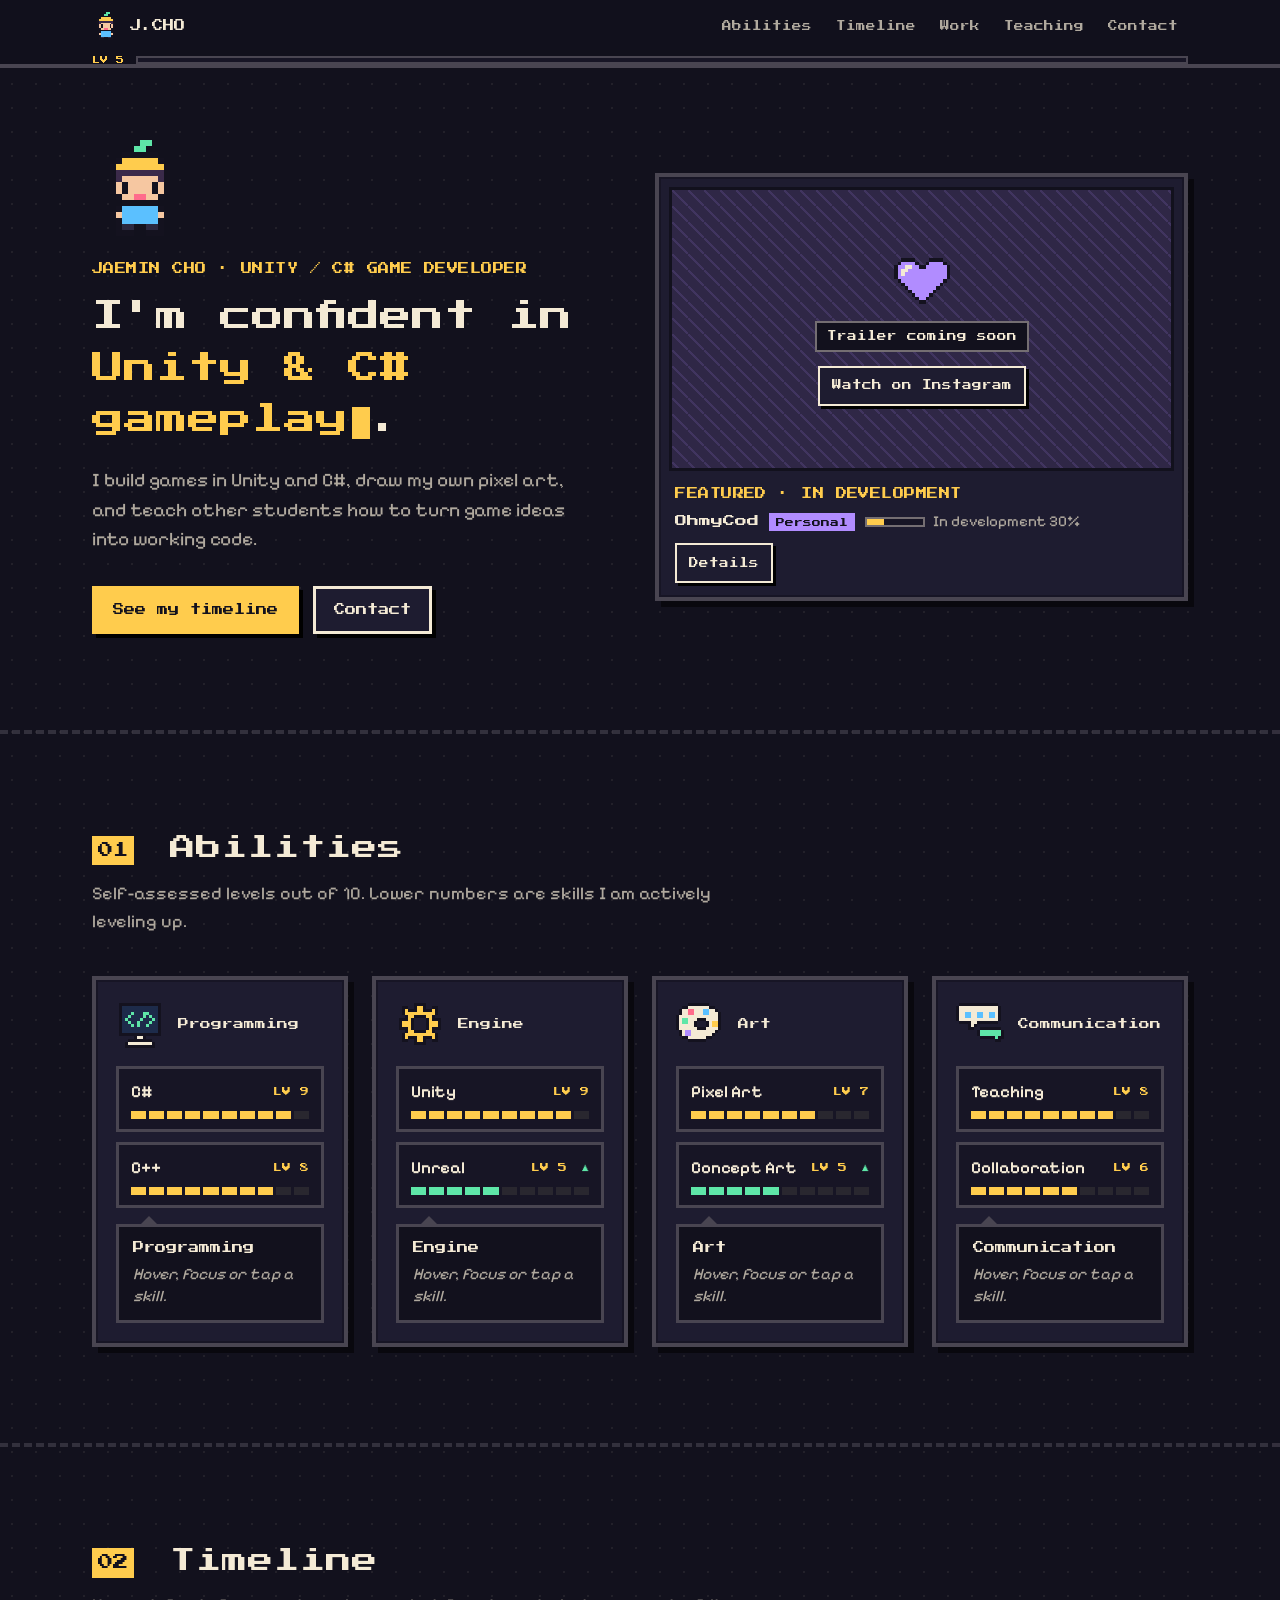
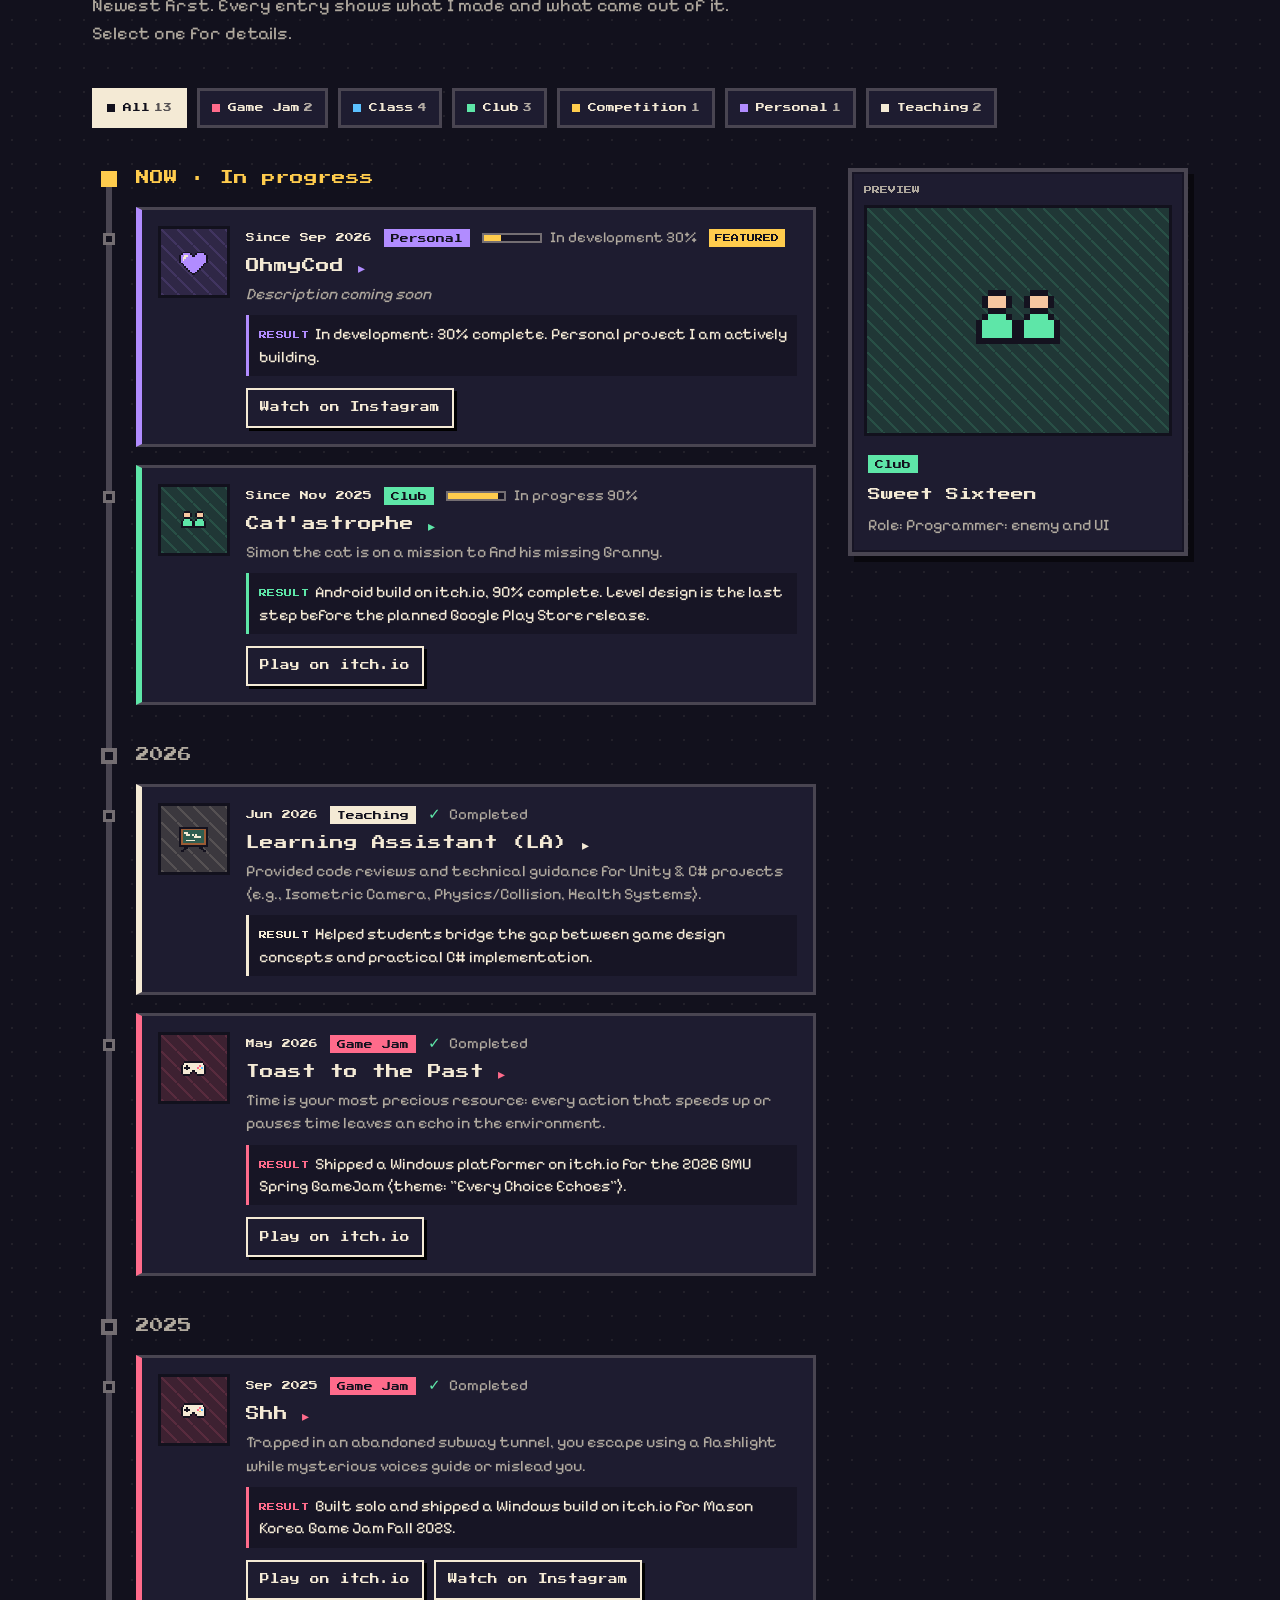
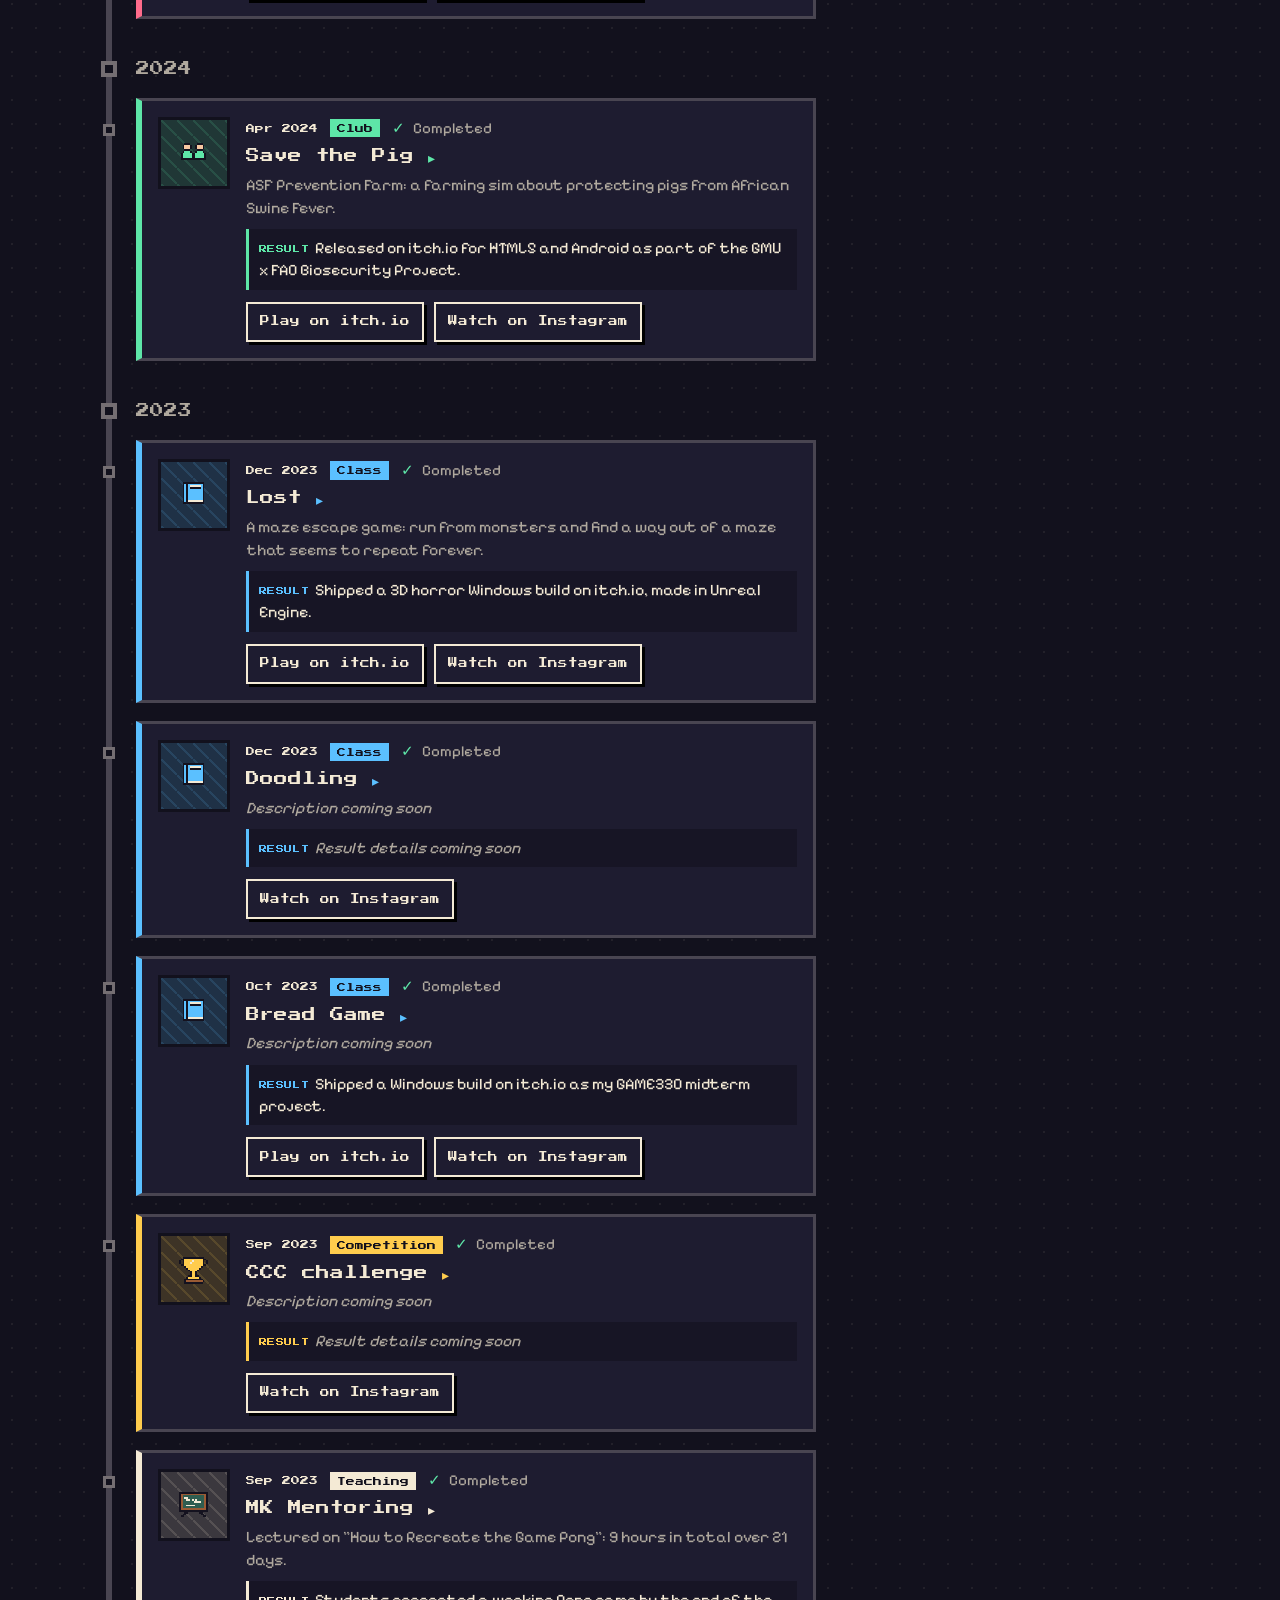
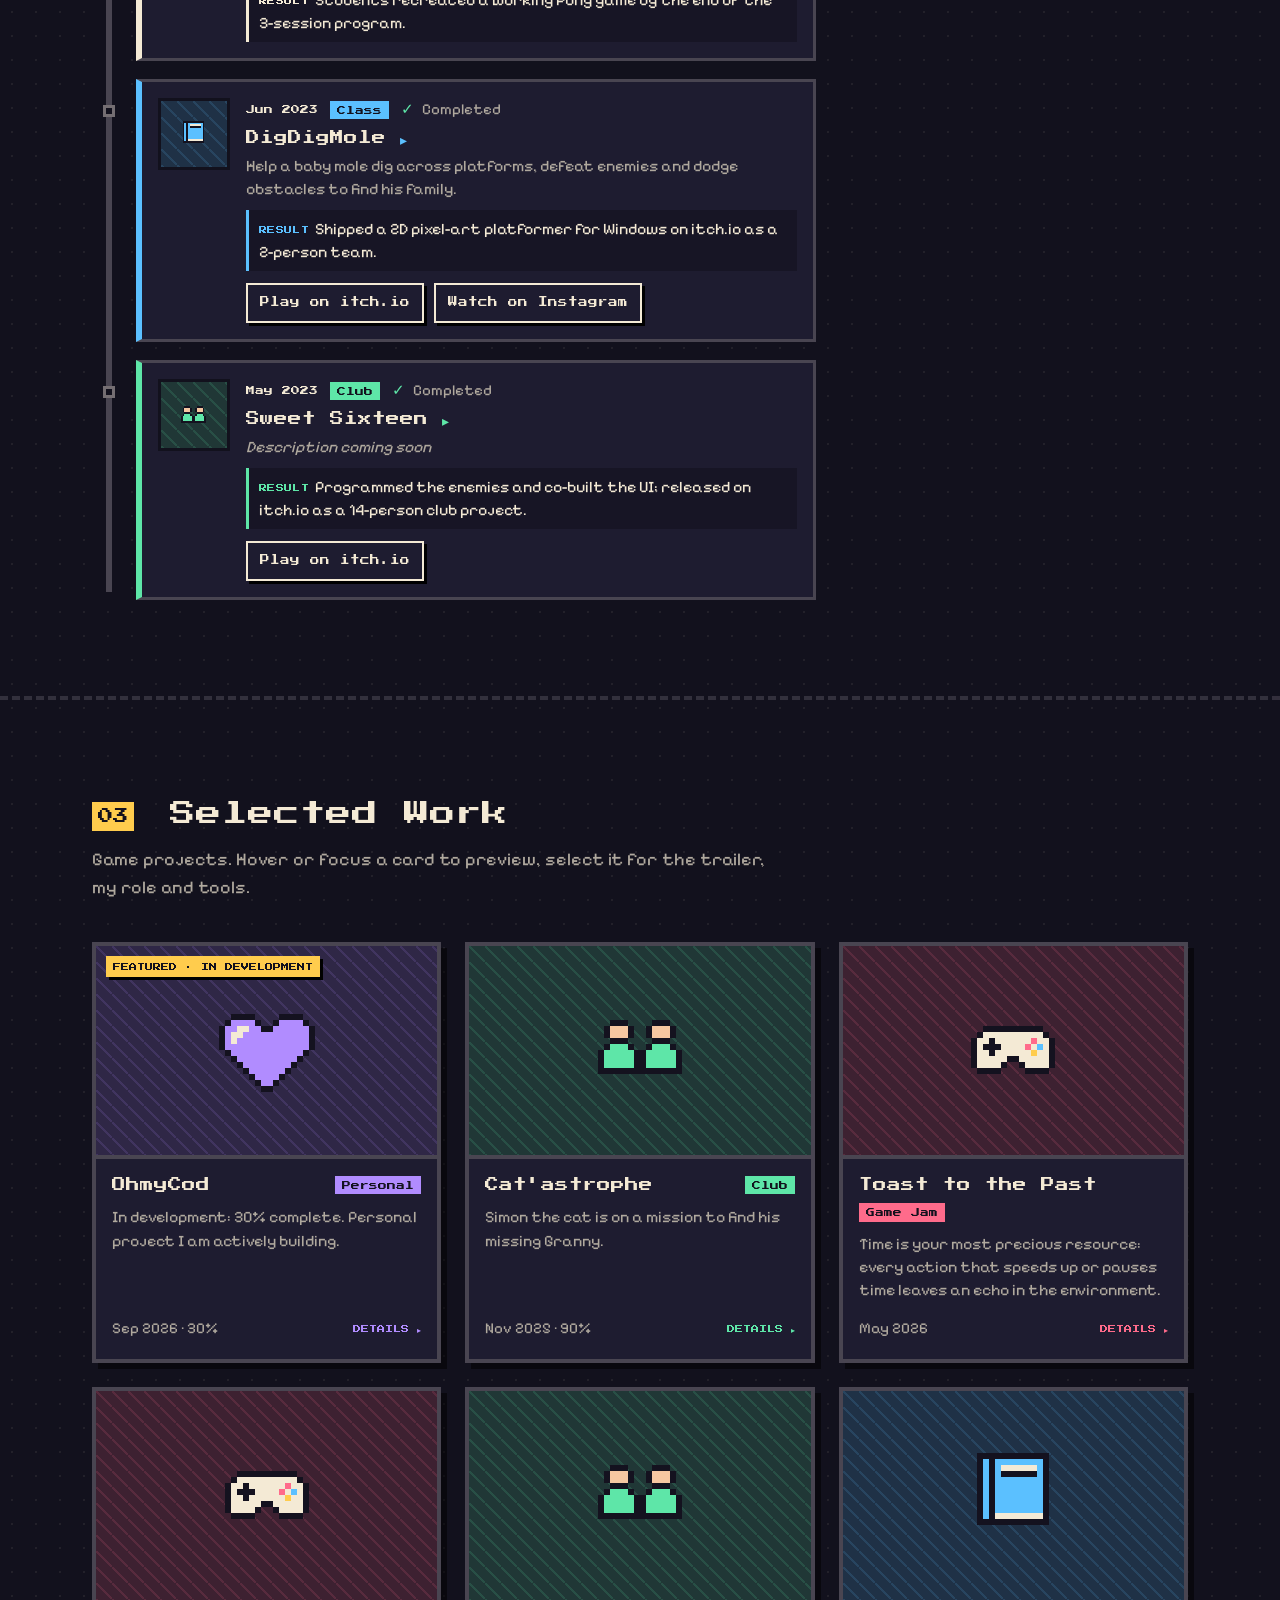
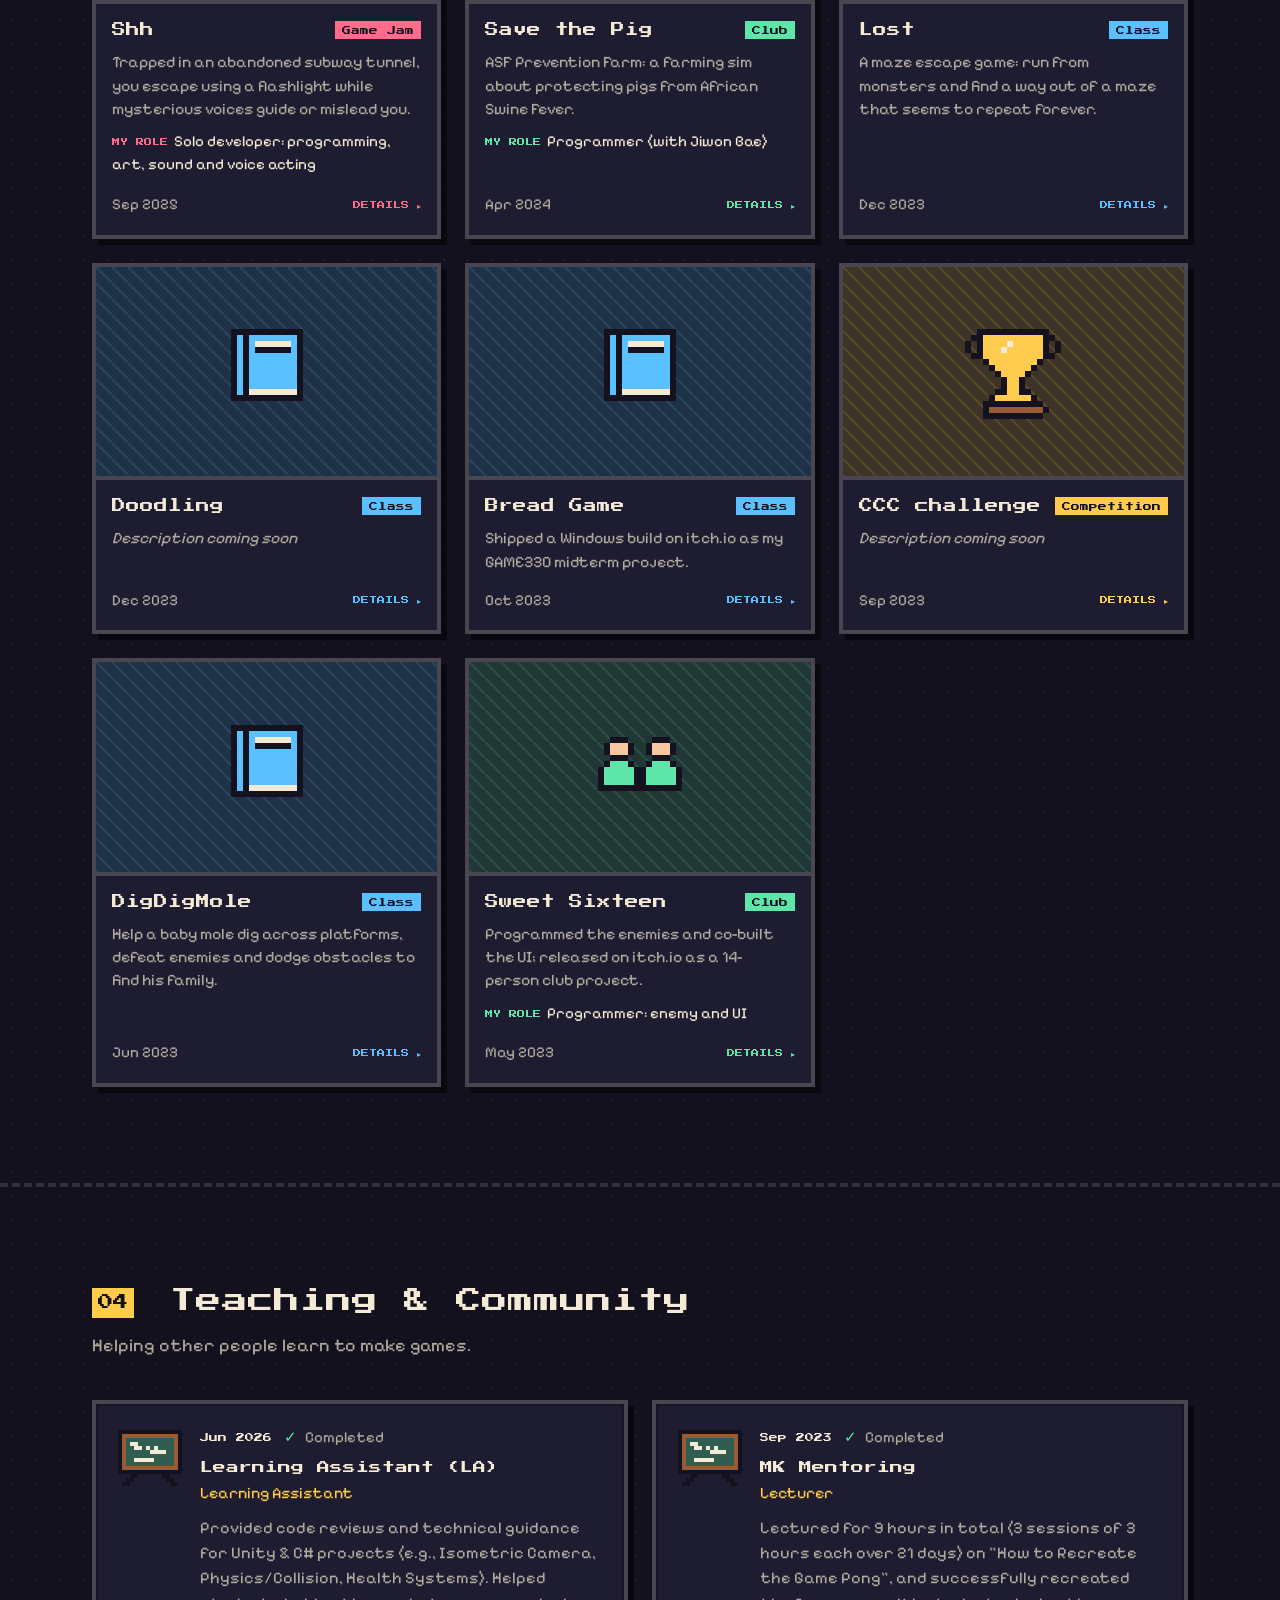
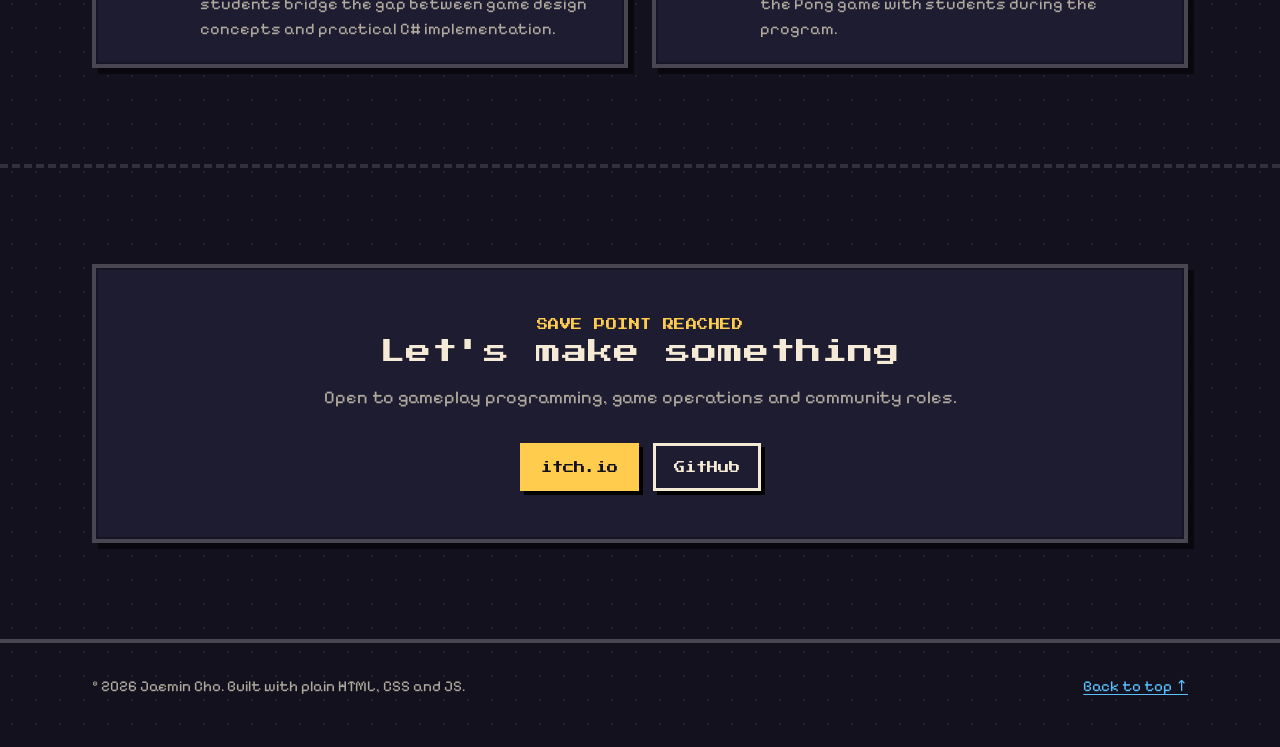
<file: 초안/index.html>
<!doctype html>
<html lang="en">
<head>
  <meta charset="utf-8">
  <meta name="viewport" content="width=device-width, initial-scale=1">
  <title>Jaemin Cho · Game Developer</title>
  <meta name="description" content="Jaemin Cho: Unity / C# game developer, pixel artist and teaching assistant. Game jam, class, club and personal projects with trailers, roles and results.">
  <meta name="theme-color" content="#12111d">
  <link rel="canonical" href="https://shinmango99.github.io/Portfolio/">

  <meta property="og:type" content="website">
  <meta property="og:title" content="Jaemin Cho · Game Developer">
  <meta property="og:description" content="Unity / C# gameplay, pixel art and teaching. See what I made, what I did on each project, and how my path progressed.">
  <meta property="og:url" content="https://shinmango99.github.io/Portfolio/">
  <meta property="og:image" content="https://shinmango99.github.io/Portfolio/assets/img/og.png">
  <meta property="og:image:width" content="1200">
  <meta property="og:image:height" content="630">
  <meta name="twitter:card" content="summary_large_image">

  <link rel="icon" type="image/svg+xml" href="assets/pixel/favicon.svg">
  <link rel="icon" type="image/png" sizes="32x32" href="assets/pixel/favicon-32.png">

  <link rel="preconnect" href="https://fonts.googleapis.com">
  <link rel="preconnect" href="https://fonts.gstatic.com" crossorigin>
  <link rel="stylesheet" href="https://fonts.googleapis.com/css2?family=Pixelify+Sans:wght@400;600&family=Press+Start+2P&display=swap">
  <link rel="stylesheet" href="css/style.css">

  <script src="js/data.js" defer></script>
  <script src="js/sprites.js" defer></script>
  <script src="js/main.js" defer></script>
</head>
<body>
  <a class="skip-link" href="#main">Skip to content</a>

  <header class="site-nav" id="site-nav">
    <div class="nav-inner">
      <a class="nav-logo" href="#top" aria-label="Jaemin Cho, back to top">
        <span class="nav-logo-icon" id="nav-logo-icon"></span>
        <span class="nav-logo-text">J.CHO</span>
      </a>
      <nav aria-label="Sections">
        <ul class="nav-links">
          <li><a href="#abilities">Abilities</a></li>
          <li><a href="#timeline">Timeline</a></li>
          <li><a href="#work">Work</a></li>
          <li><a href="#teaching">Teaching</a></li>
          <li><a href="#contact">Contact</a></li>
        </ul>
      </nav>
    </div>
    <div class="xp" aria-hidden="true">
      <span class="xp-level" id="xp-level">LV 1</span>
      <span class="xp-track"><span class="xp-fill" id="xp-fill"></span></span>
      <span class="xp-pop" id="xp-pop">LEVEL UP!</span>
    </div>
  </header>

  <main id="main">
    <!-- 1. HERO -->
    <section class="hero section" id="top" data-level="1" aria-labelledby="hero-title">
      <div class="container hero-grid">
        <div class="hero-text">
          <div class="hero-sprite" id="hero-sprite"></div>
          <p class="eyebrow" id="hero-name">Jaemin Cho</p>
          <h1 class="hero-title" id="hero-title">
            <span class="sr-only" id="hero-sr"></span>
            <span aria-hidden="true">I'm confident in <span class="typed" id="typed"></span><span class="caret"></span>.</span>
          </h1>
          <p class="hero-intro" id="hero-intro"></p>
          <div class="btn-row">
            <a class="btn btn--primary" href="#timeline">See my timeline</a>
            <a class="btn" href="#contact">Contact</a>
          </div>
        </div>
        <figure class="hero-trailer panel" id="hero-trailer">
          <div class="trailer" id="hero-trailer-slot"></div>
          <figcaption class="hero-trailer-cap" id="hero-trailer-cap"></figcaption>
        </figure>
      </div>
    </section>

    <!-- 2. ABILITIES -->
    <section class="section" id="abilities" data-level="2" aria-labelledby="abilities-title">
      <div class="container">
        <h2 class="section-title" id="abilities-title"><span class="section-num">01</span> Abilities</h2>
        <p class="section-lead">Self-assessed levels out of 10. Lower numbers are skills I am actively leveling up.</p>
        <div class="skills-grid" id="skills-grid"></div>
      </div>
    </section>

    <!-- 3. TIMELINE -->
    <section class="section" id="timeline" data-level="3" aria-labelledby="timeline-title">
      <div class="container">
        <h2 class="section-title" id="timeline-title"><span class="section-num">02</span> Timeline</h2>
        <p class="section-lead">Newest first. Every entry shows what I made and what came out of it. Select one for details.</p>
        <div class="filters" role="group" aria-label="Filter timeline by category" id="filters"></div>
        <div class="tl-layout">
          <div class="tl" id="tl">
            <div class="tl-spine" aria-hidden="true"><span class="tl-spine-fill" id="tl-spine-fill"></span></div>
            <div id="tl-groups"></div>
            <p class="tl-empty" id="tl-empty" hidden>No entries in this category yet.</p>
          </div>
          <aside class="tl-preview panel" id="tl-preview" aria-hidden="true"></aside>
        </div>
      </div>
    </section>

    <!-- 4. SELECTED WORK -->
    <section class="section" id="work" data-level="4" aria-labelledby="work-title">
      <div class="container">
        <h2 class="section-title" id="work-title"><span class="section-num">03</span> Selected Work</h2>
        <p class="section-lead">Game projects. Hover or focus a card to preview, select it for the trailer, my role and tools.</p>
        <ul class="work-grid" id="work-grid"></ul>
      </div>
    </section>

    <!-- 5. TEACHING & COMMUNITY -->
    <section class="section" id="teaching" data-level="5" aria-labelledby="teaching-title">
      <div class="container">
        <h2 class="section-title" id="teaching-title"><span class="section-num">04</span> Teaching &amp; Community</h2>
        <p class="section-lead">Helping other people learn to make games.</p>
        <div class="teach-grid" id="teach-grid"></div>
      </div>
    </section>

    <!-- 6. CONTACT -->
    <section class="section contact" id="contact" data-level="5" aria-labelledby="contact-title">
      <div class="container">
        <div class="contact-box panel">
          <p class="eyebrow">Save point reached</p>
          <h2 class="section-title" id="contact-title">Let's make something</h2>
          <p class="section-lead">Open to gameplay programming, game operations and community roles.</p>
          <ul class="contact-links" id="contact-links"></ul>
        </div>
      </div>
    </section>
  </main>

  <footer class="site-footer">
    <div class="container">
      <p>&copy; <span id="year">2026</span> Jaemin Cho. Built with plain HTML, CSS and JS.</p>
      <p><a href="#top">Back to top &uarr;</a></p>
    </div>
  </footer>

  <dialog class="modal panel" id="modal" aria-labelledby="modal-title">
    <button class="modal-close" type="button" id="modal-close" aria-label="Close details">&times;</button>
    <div class="modal-inner" id="modal-body"></div>
  </dialog>

  <noscript>
    <p class="noscript">This portfolio needs JavaScript to show its projects. You can also browse my games at
      <a href="https://mangocareer.itch.io">mangocareer.itch.io</a>.</p>
  </noscript>
</body>
</html>
</file>
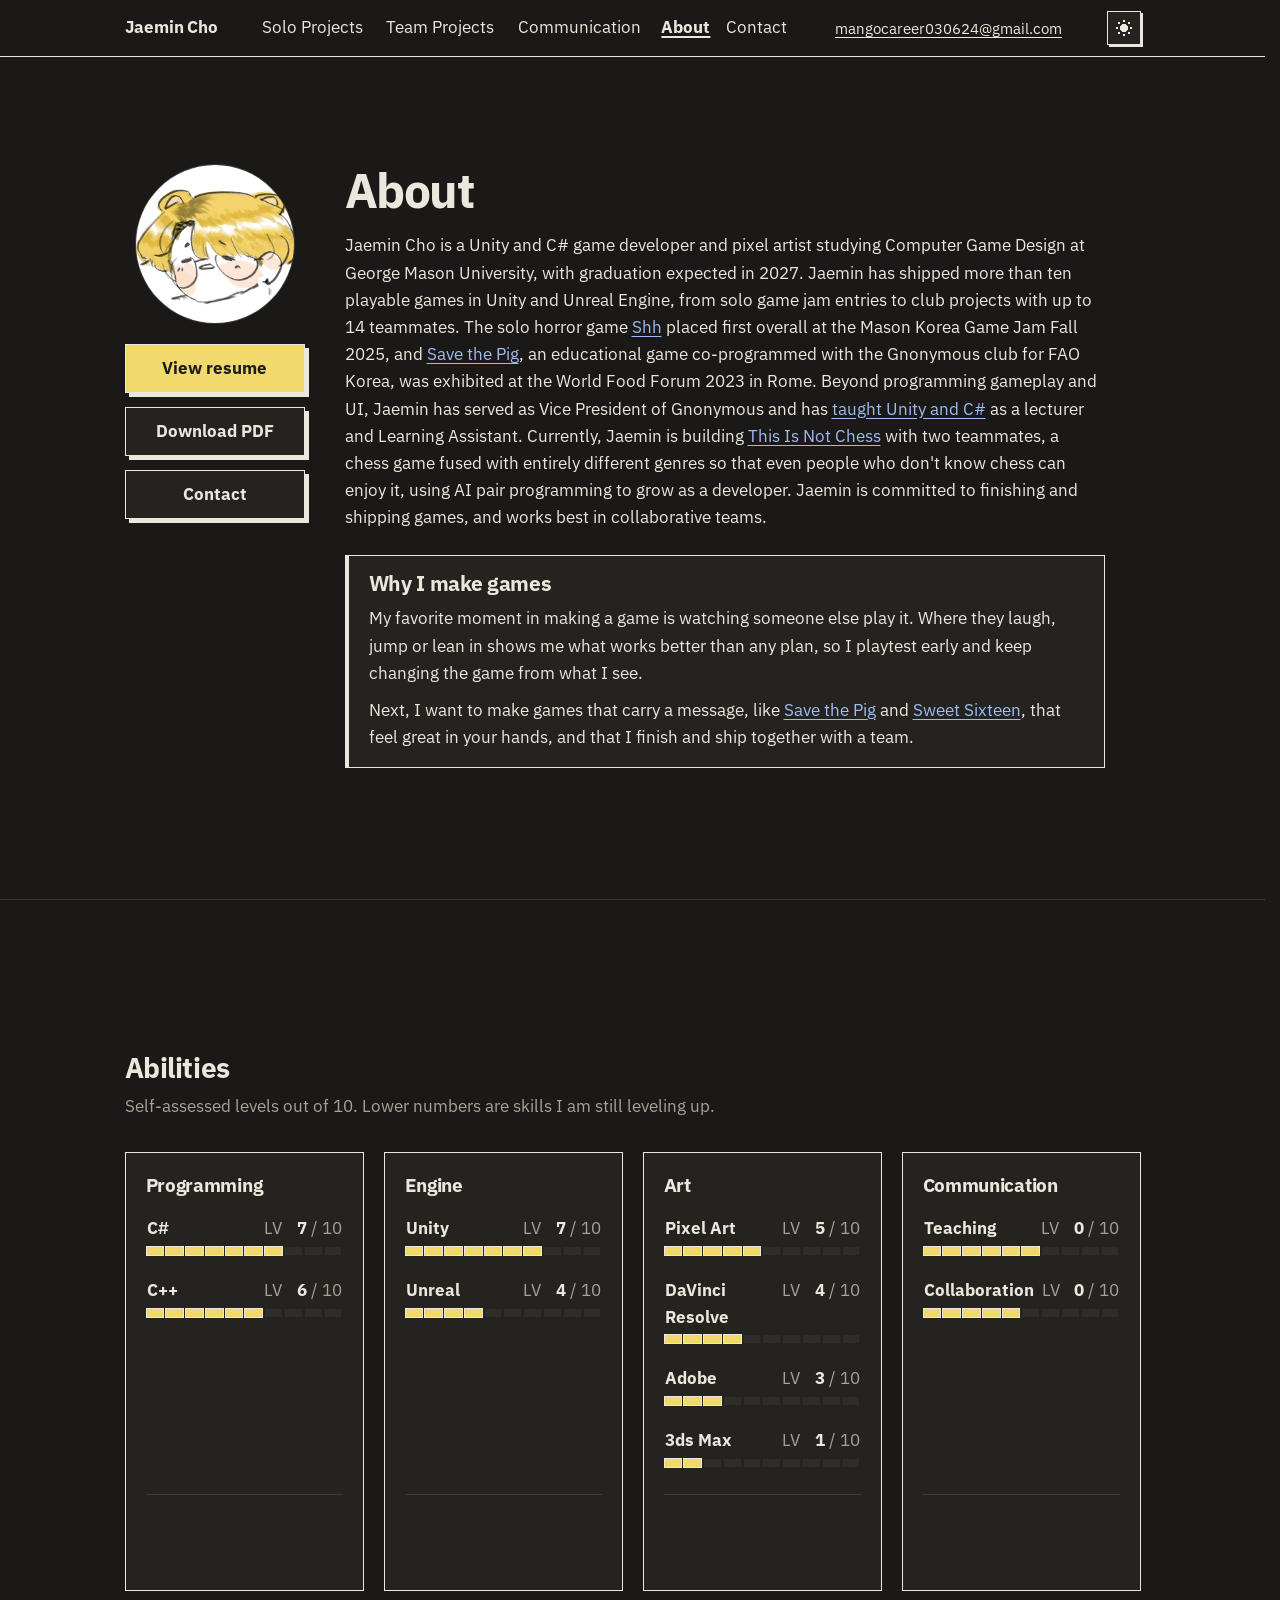
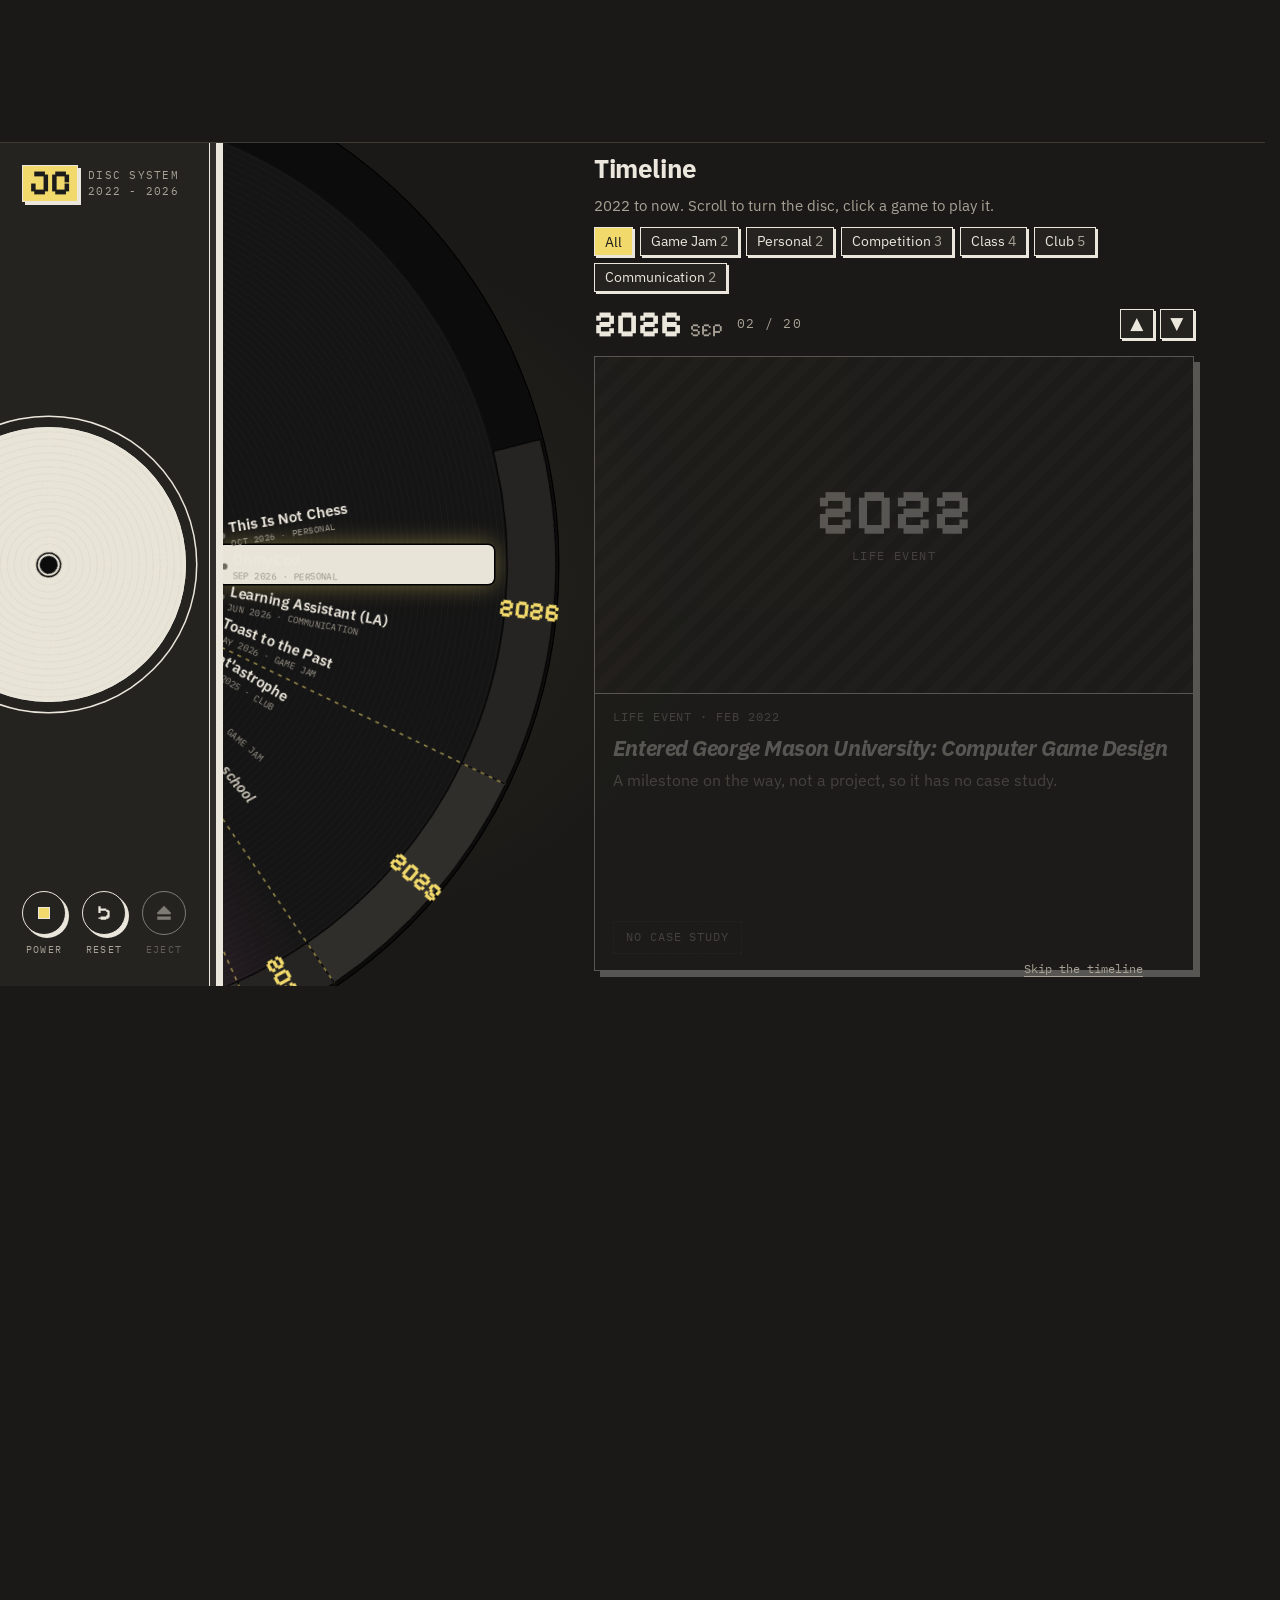
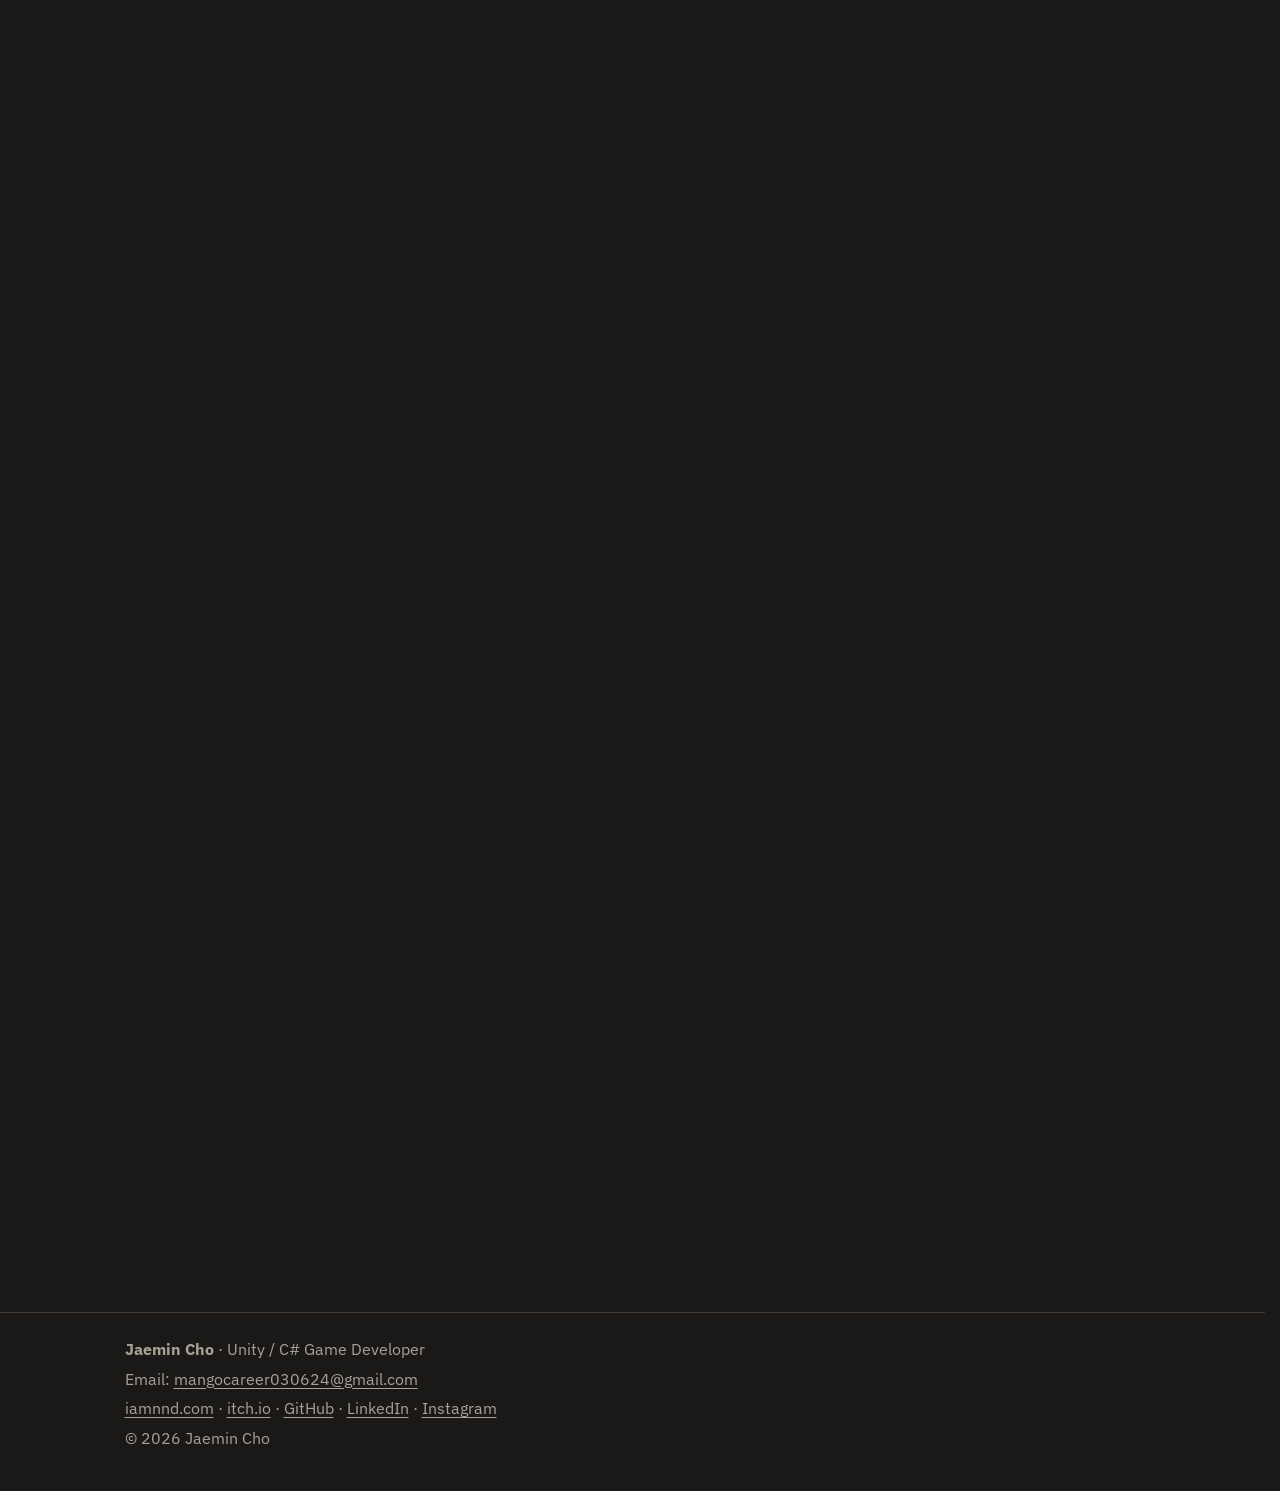
<file: about.html>
<!doctype html>
<html lang="en">
<head>
  <meta charset="utf-8">
  <meta name="viewport" content="width=device-width, initial-scale=1">
  <!-- theme chosen with the header toggle, applied before paint so the page never flashes the other theme -->
  <script>try { var t = localStorage.getItem("theme"); if (t === "dark" || t === "light") document.documentElement.dataset.theme = t; } catch (e) {}</script>
  <script>if (matchMedia("(prefers-reduced-motion: reduce)").matches) document.documentElement.classList.add("dial-off");</script>
  <title>About · Jaemin Cho</title>
  <meta name="description" content="About Jaemin Cho: bio, skills, resume and a timeline from 2022 to now.">
  <link rel="icon" href="data:,">
  <link rel="preconnect" href="https://fonts.googleapis.com">
  <link rel="preconnect" href="https://fonts.gstatic.com" crossorigin>
  <link rel="stylesheet" href="https://fonts.googleapis.com/css2?family=IBM+Plex+Mono:wght@500&family=IBM+Plex+Sans:ital,wght@0,400;0,600;0,700;1,400&family=Pixelify+Sans:wght@500;700&display=swap">
  <link rel="stylesheet" href="css/style.css">
  <script src="js/data.js" defer></script>
  <script src="js/main.js" defer></script>
  <script src="js/timeline-dial.js" defer></script>
</head>
<body data-page="about">
  <a class="skip-link" href="#main">Skip to content</a>

  <header class="site-header">
    <div class="container header-inner">
      <a class="logo" href="index.html">Jaemin Cho</a>
      <nav aria-label="Main">
        <ul class="nav">
          <li><a href="solo.html" data-label="Solo Projects">Solo Projects</a></li>
          <li><a href="team.html" data-label="Team Projects">Team Projects</a></li>
          <li><a href="teaching.html" data-label="Communication">Communication</a></li>
          <li><a href="about.html" aria-current="page" data-label="About">About</a></li>
          <li><a href="contact.html" data-label="Contact">Contact</a></li>
        </ul>
      </nav>
      <a class="header-email" href="mailto:mangocareer030624@gmail.com">mangocareer030624@gmail.com</a>
    </div>
  </header>

  <main id="main">
    <section class="section about" aria-labelledby="about-title">
      <div class="container about-grid">
        <!-- left column: the photo with the three actions under it, all one width -->
        <div class="about-side">
          <img class="profile-photo" src="assets/img/profile.webp" alt="Drawing of Jaemin Cho" width="160" height="160">
          <p class="actions">
            <a class="button button--primary" href="resume.html" target="_blank" rel="noopener">View resume</a>
            <a class="button" href="Jaemin_Cho_Resume.pdf" target="_blank" rel="noopener">Download PDF</a>
            <a class="button" href="contact.html">Contact</a>
          </p>
        </div>
        <div>
          <h1 class="page-title" id="about-title">About</h1>
          <p class="bio">Jaemin Cho is a Unity and C# game developer and pixel artist studying Computer Game Design at George Mason University, with graduation expected in 2027. Jaemin has shipped more than ten playable games in Unity and Unreal Engine, from solo game jam entries to club projects with up to 14 teammates. The solo horror game <a href="project.html?id=shh">Shh</a> placed first overall at the Mason Korea Game Jam Fall 2025, and <a href="project.html?id=save-the-pig">Save the Pig</a>, an educational game co-programmed with the Gnonymous club for FAO Korea, was exhibited at the World Food Forum 2023 in Rome. Beyond programming gameplay and UI, Jaemin has served as Vice President of Gnonymous and has <a href="teaching.html">taught Unity and C#</a> as a lecturer and Learning Assistant. Currently, Jaemin is building <a href="project.html?id=this-is-not-chess">This Is Not Chess</a> with two teammates, a chess game fused with entirely different genres so that even people who don't know chess can enjoy it, using AI pair programming to grow as a developer. Jaemin is committed to finishing and shipping games, and works best in collaborative teams.</p>
          <div class="why">
            <h2>Why I make games</h2>
            <p>My favorite moment in making a game is watching someone else play it. Where they laugh, jump or lean in shows me what works better than any plan, so I playtest early and keep changing the game from what I see.</p>
            <p>Next, I want to make games that carry a message, like <a href="project.html?id=save-the-pig">Save the Pig</a> and <a href="project.html?id=sweet-sixteen">Sweet Sixteen</a>, that feel great in your hands, and that I finish and ship together with a team.</p>
          </div>
        </div>
      </div>
    </section>

    <section class="section" id="abilities" aria-labelledby="abilities-title">
      <div class="container">
        <h2 id="abilities-title">Abilities</h2>
        <p class="lead">Self-assessed levels out of 10. Lower numbers are skills I am still leveling up.</p>
        <div class="skills" id="skills"></div>
      </div>
    </section>

    <!-- Timeline disc: the section pins while you scroll through it, and the scroll turns a game disc in a console.
         With reduced motion the classic list below is shown instead (timeline-dial.js builds nothing). -->
    <section class="section tl-section" id="timeline" aria-labelledby="timeline-title">
      <div class="dial" id="dial">
        <div class="dial-stage" id="dial-stage">
          <div class="dial-in">
            <!-- left: the console and the disc (timeline-dial.js) -->
            <div class="dial-visual" id="dial-visual"></div>
            <!-- right: title, filters, counter and the card for the entry in the reading window -->
            <div class="dial-side">
              <div class="dial-head">
                <h2 id="timeline-title">Timeline</h2>
                <p class="dial-lead">2022 to now. Scroll to turn the disc, click a game to play it.</p>
                <div class="dial-tabs" id="dial-tabs" role="group" aria-label="Filter timeline"></div>
              </div>
              <div class="dial-bar">
                <p class="dial-when" aria-hidden="true"><b id="dial-year">2026</b><i id="dial-month">OCT</i></p>
                <span class="dial-num" id="dial-num">01 / 20</span>
                <span class="dial-hint" id="dial-hint">Scroll &darr;</span>
                <span class="dial-steps">
                  <button type="button" id="dial-prev" aria-label="Newer entry">&#9650;</button>
                  <button type="button" id="dial-next" aria-label="Older entry">&#9660;</button>
                </span>
              </div>
              <div class="dial-slot" id="dial-slot"></div>
            </div>
          </div>
          <a class="dial-skip" href="#dial-after">Skip the timeline</a>
        </div>
      </div>
      <span id="dial-after"></span>

      <!-- classic list (main.js fills it). Hidden while the 3D timeline runs. -->
      <div class="container tl-classic">
        <h2>Timeline</h2>
        <p class="lead">Newest first, back to 2022. Hover an entry to see the details.</p>
        <div class="tl-tabs" id="tl-tabs" role="group" aria-label="Filter timeline"></div>
        <div class="tl-layout">
          <div id="timeline-list"></div>
          <aside class="tl-preview" id="tl-preview" aria-live="polite" aria-label="Timeline entry details"></aside>
        </div>
      </div>
    </section>
  </main>

  <footer class="site-footer">
    <div class="container footer-inner">
      <p><b>Jaemin Cho</b> · Unity / C# Game Developer</p>
      <p>Email: <a href="mailto:mangocareer030624@gmail.com">mangocareer030624@gmail.com</a></p>
      <p><a href="https://iamnnd.com">iamnnd.com</a> · <a href="https://mangocareer.itch.io">itch.io</a> · <a href="https://github.com/shinmango99">GitHub</a> · <a href="https://www.linkedin.com/in/jaemin-cho-a26674267/">LinkedIn</a> · <a href="https://www.instagram.com/jammini_._/">Instagram</a></p>
      <p>&copy; <span class="year">2026</span> Jaemin Cho</p>
    </div>
  </footer>
</body>
</html>
</file>
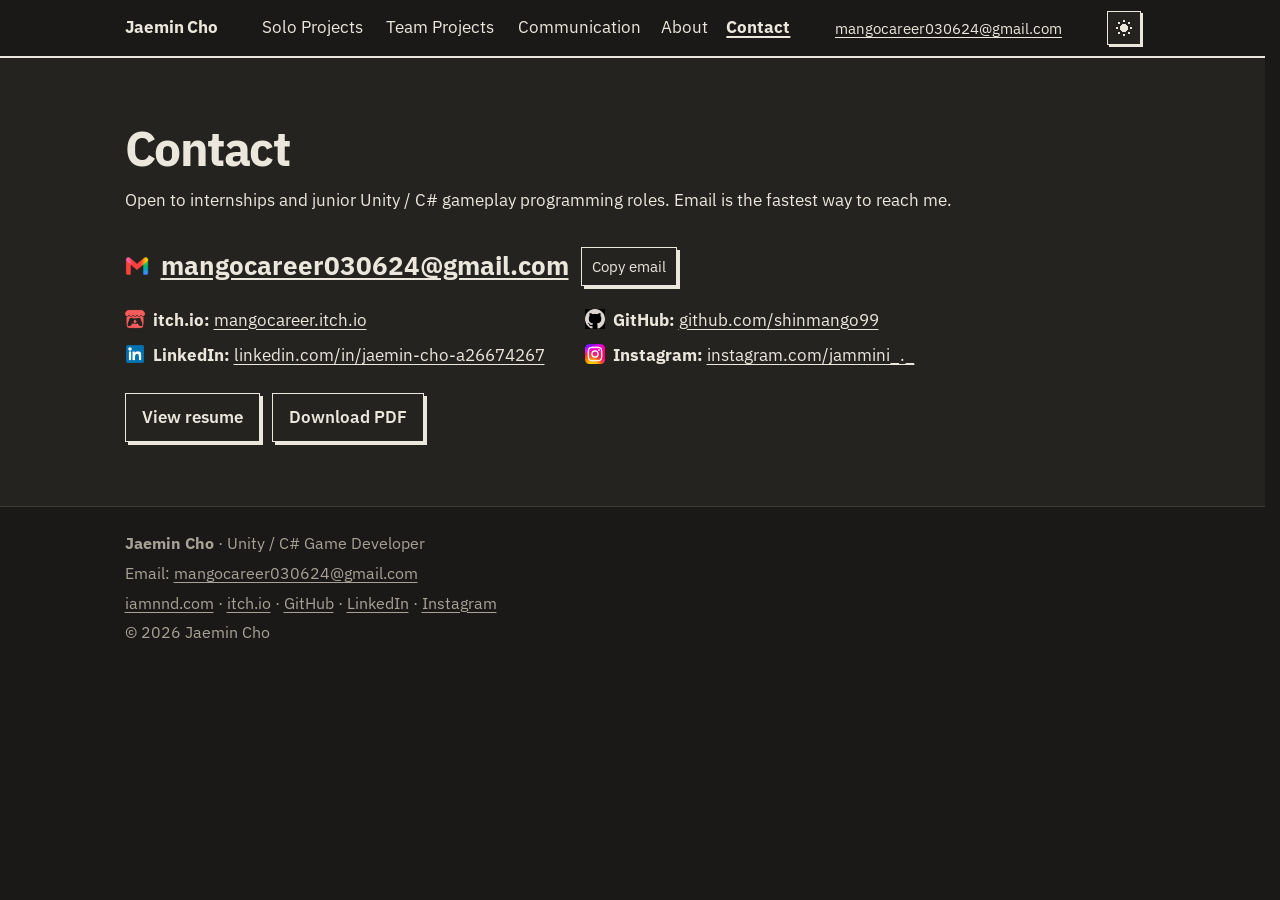
<file: contact.html>
<!doctype html>
<html lang="en">
<head>
  <meta charset="utf-8">
  <meta name="viewport" content="width=device-width, initial-scale=1">
  <!-- theme chosen with the header toggle, applied before paint so the page never flashes the other theme -->
  <script>try { var t = localStorage.getItem("theme"); if (t === "dark" || t === "light") document.documentElement.dataset.theme = t; } catch (e) {}</script>
  <title>Contact · Jaemin Cho</title>
  <meta name="description" content="Contact Jaemin Cho: email, itch.io, GitHub, LinkedIn and Instagram.">
  <link rel="icon" href="data:,">
  <link rel="preconnect" href="https://fonts.googleapis.com">
  <link rel="preconnect" href="https://fonts.gstatic.com" crossorigin>
  <link rel="stylesheet" href="https://fonts.googleapis.com/css2?family=IBM+Plex+Mono:wght@500&family=IBM+Plex+Sans:ital,wght@0,400;0,600;0,700;1,400&family=Pixelify+Sans:wght@500;700&display=swap">
  <link rel="stylesheet" href="css/style.css">
  <script src="js/data.js" defer></script>
  <script src="js/main.js" defer></script>
</head>
<body data-page="contact">
  <a class="skip-link" href="#main">Skip to content</a>

  <header class="site-header">
    <div class="container header-inner">
      <a class="logo" href="index.html">Jaemin Cho</a>
      <nav aria-label="Main">
        <ul class="nav">
          <li><a href="solo.html" data-label="Solo Projects">Solo Projects</a></li>
          <li><a href="team.html" data-label="Team Projects">Team Projects</a></li>
          <li><a href="teaching.html" data-label="Communication">Communication</a></li>
          <li><a href="about.html" data-label="About">About</a></li>
          <li><a href="contact.html" aria-current="page" data-label="Contact">Contact</a></li>
        </ul>
      </nav>
      <a class="header-email" href="mailto:mangocareer030624@gmail.com">mangocareer030624@gmail.com</a>
    </div>
  </header>

  <main id="main">
    <section class="section section--contact">
      <div class="container">
        <h1 class="page-title">Contact</h1>
        <p class="lead">Open to internships and junior Unity / C# gameplay programming roles. Email is the fastest way to reach me.</p>
        <!-- static copy so the details show even without JavaScript; main.js replaces it -->
        <div data-contact>
          <p class="contact-email">Email: <a href="mailto:mangocareer030624@gmail.com">mangocareer030624@gmail.com</a></p>
          <ul class="contact-list">
            <li>itch.io: <a href="https://mangocareer.itch.io">mangocareer.itch.io</a></li>
            <li>GitHub: <a href="https://github.com/shinmango99">github.com/shinmango99</a></li>
            <li>LinkedIn: <a href="https://www.linkedin.com/in/jaemin-cho-a26674267/">linkedin.com/in/jaemin-cho-a26674267</a></li>
            <li>Instagram: <a href="https://www.instagram.com/jammini_._/">instagram.com/jammini_._</a></li>
          </ul>
        </div>
        <p class="actions contact-resume">
          <a class="button" href="resume.html" target="_blank" rel="noopener">View resume</a>
          <a class="button" href="Jaemin_Cho_Resume.pdf" target="_blank" rel="noopener">Download PDF</a>
        </p>
      </div>
    </section>
  </main>

  <footer class="site-footer">
    <div class="container footer-inner">
      <p><b>Jaemin Cho</b> · Unity / C# Game Developer</p>
      <p>Email: <a href="mailto:mangocareer030624@gmail.com">mangocareer030624@gmail.com</a></p>
      <p><a href="https://iamnnd.com">iamnnd.com</a> · <a href="https://mangocareer.itch.io">itch.io</a> · <a href="https://github.com/shinmango99">GitHub</a> · <a href="https://www.linkedin.com/in/jaemin-cho-a26674267/">LinkedIn</a> · <a href="https://www.instagram.com/jammini_._/">Instagram</a></p>
      <p>&copy; <span class="year">2026</span> Jaemin Cho</p>
    </div>
  </footer>
</body>
</html>
</file>
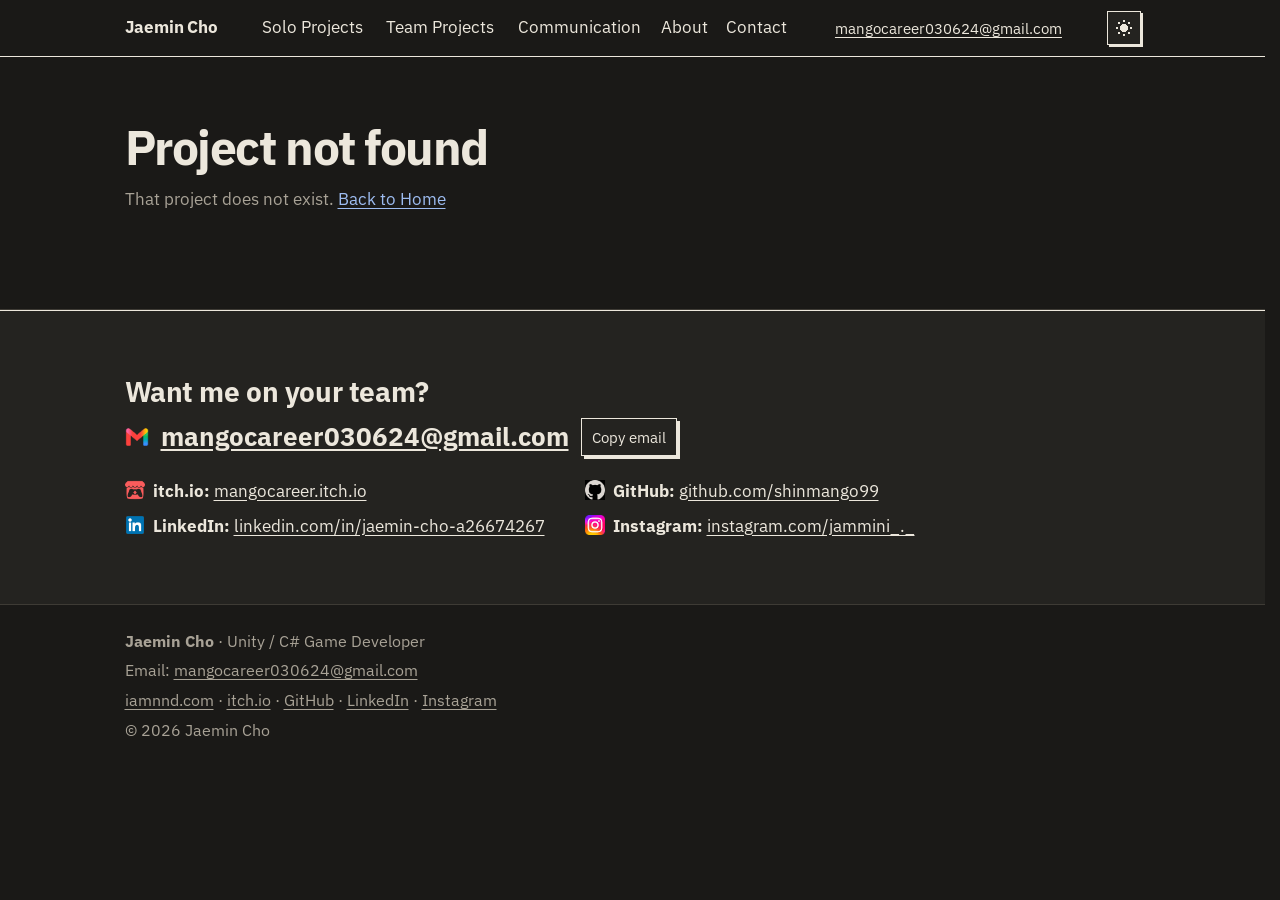
<file: project.html>
<!doctype html>
<html lang="en">
<head>
  <meta charset="utf-8">
  <meta name="viewport" content="width=device-width, initial-scale=1">
  <!-- theme chosen with the header toggle, applied before paint so the page never flashes the other theme -->
  <script>try { var t = localStorage.getItem("theme"); if (t === "dark" || t === "light") document.documentElement.dataset.theme = t; } catch (e) {}</script>
  <title>Project · Jaemin Cho</title>
  <meta name="description" content="A game project by Jaemin Cho: trailer, role, tools and links.">
  <link rel="icon" href="data:,">
  <link rel="preconnect" href="https://fonts.googleapis.com">
  <link rel="preconnect" href="https://fonts.gstatic.com" crossorigin>
  <link rel="stylesheet" href="https://fonts.googleapis.com/css2?family=IBM+Plex+Mono:wght@500&family=IBM+Plex+Sans:ital,wght@0,400;0,600;0,700;1,400&family=Pixelify+Sans:wght@500;700&display=swap">
  <link rel="stylesheet" href="css/style.css">
  <script src="js/data.js" defer></script>
  <script src="js/main.js" defer></script>
</head>
<body data-page="project">
  <a class="skip-link" href="#main">Skip to content</a>

  <header class="site-header">
    <div class="container header-inner">
      <a class="logo" href="index.html">Jaemin Cho</a>
      <nav aria-label="Main">
        <ul class="nav">
          <li><a href="solo.html" data-label="Solo Projects">Solo Projects</a></li>
          <li><a href="team.html" data-label="Team Projects">Team Projects</a></li>
          <li><a href="teaching.html" data-label="Communication">Communication</a></li>
          <li><a href="about.html" data-label="About">About</a></li>
          <li><a href="contact.html" data-label="Contact">Contact</a></li>
        </ul>
      </nav>
      <a class="header-email" href="mailto:mangocareer030624@gmail.com">mangocareer030624@gmail.com</a>
    </div>
  </header>

  <main id="main">
    <section class="section">
      <div class="container" id="project"></div>
    </section>
    <section class="section" id="more-section" aria-labelledby="more-title" hidden>
      <div class="container">
        <h2 id="more-title">More projects</h2>
        <ul class="tiles" id="more-list"></ul>
      </div>
    </section>
    <section class="section section--contact" aria-labelledby="contact-title">
      <div class="container">
        <h2 id="contact-title">Want me on your team?</h2>
        <div data-contact></div>
      </div>
    </section>
  </main>

  <footer class="site-footer">
    <div class="container footer-inner">
      <p><b>Jaemin Cho</b> · Unity / C# Game Developer</p>
      <p>Email: <a href="mailto:mangocareer030624@gmail.com">mangocareer030624@gmail.com</a></p>
      <p><a href="https://iamnnd.com">iamnnd.com</a> · <a href="https://mangocareer.itch.io">itch.io</a> · <a href="https://github.com/shinmango99">GitHub</a> · <a href="https://www.linkedin.com/in/jaemin-cho-a26674267/">LinkedIn</a> · <a href="https://www.instagram.com/jammini_._/">Instagram</a></p>
      <p>&copy; <span class="year">2026</span> Jaemin Cho</p>
    </div>
  </footer>
</body>
</html>
</file>
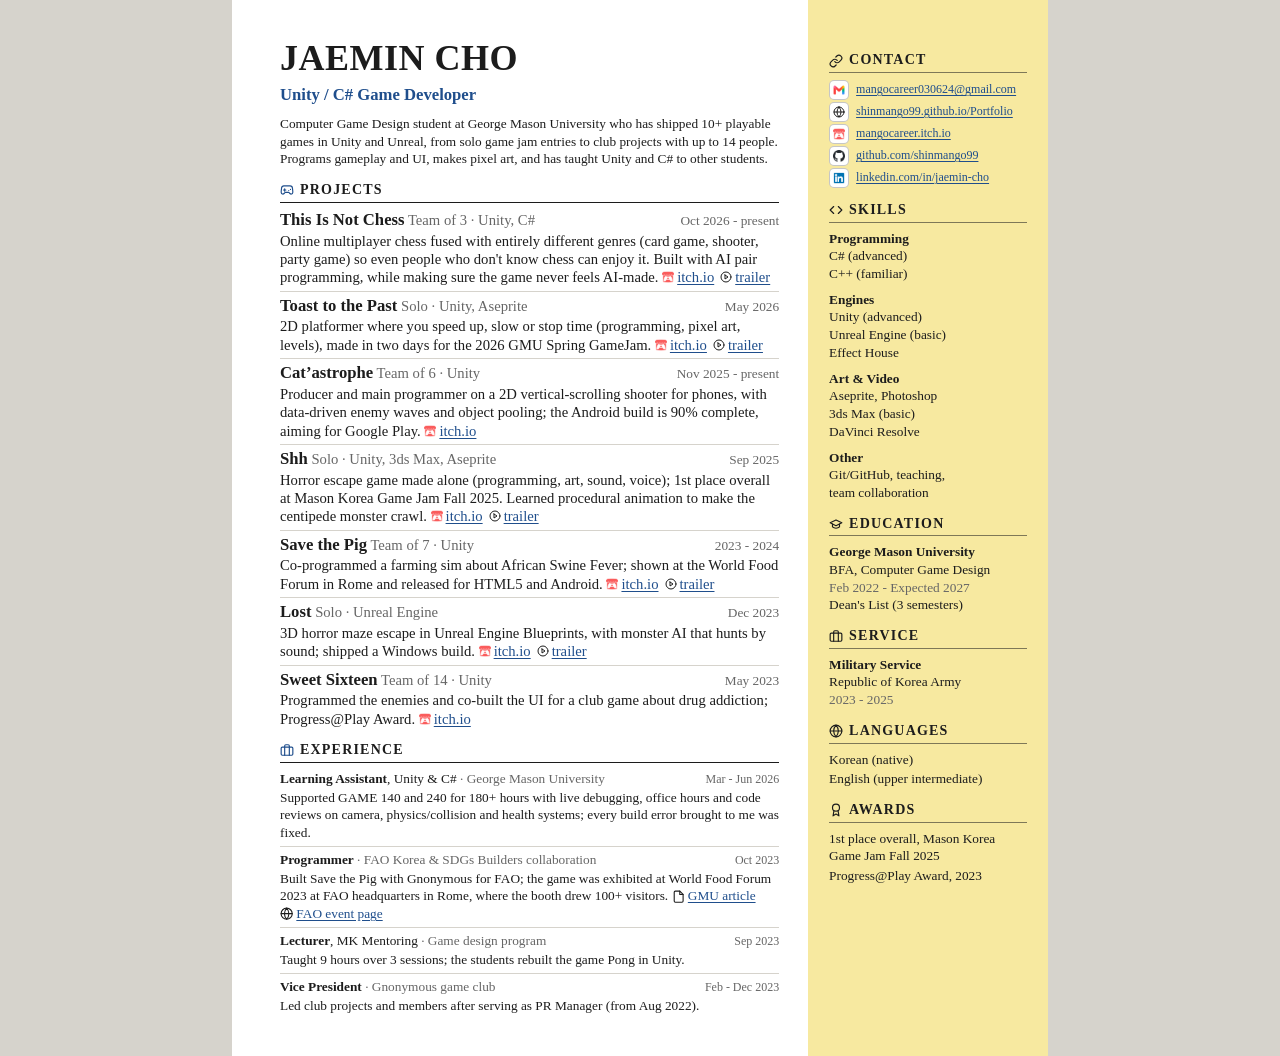
<file: resume.html>
<!doctype html>
<html lang="en">
<head>
<meta charset="utf-8">
<meta name="viewport" content="width=device-width, initial-scale=1">
<title>Jaemin Cho Resume</title>
<style>
  /* Same tokens as css/style.css so the resume and the portfolio match. */
  :root {
    --bg: #fbfaf7;
    --surface: #ffffff;
    --text: #1c1c1c;
    --muted: #666666;
    --line: #d6d3cc;
    --accent: #1f4e8c;
    --yellow: #f7e9a0;
    --yellow-strong: #f1d96b;
    --font: "Times New Roman", Times, serif;
  }

  @page { size: Letter; margin: 0; }

  *, *::before, *::after { box-sizing: border-box; -webkit-print-color-adjust: exact; print-color-adjust: exact; }

  body {
    margin: 0;
    background: var(--line);
    color: var(--text);
    font-family: var(--font);
    font-size: 10pt;
    line-height: 1.33;
  }

  a { color: var(--accent); text-underline-offset: 2px; }
  p, ul { margin: 0; padding: 0; }
  ul { list-style: none; }

  /* icons: one stroke style, always paired with a word, never decoration only */
  .ic { width: 1em; height: 1em; flex: none; stroke: currentColor; fill: none; stroke-width: 2; stroke-linecap: round; stroke-linejoin: round; vertical-align: -0.12em; }
  .sprite { position: absolute; width: 0; height: 0; overflow: hidden; }

  /* one Letter page: white main column + pale yellow sidebar */
  .page {
    display: grid;
    grid-template-columns: 1fr 2.5in;
    width: 8.5in;
    min-height: 11in;
    margin: 0 auto;
    background: var(--surface);
  }

  .main { padding: 0.4in 0.3in 0.3in 0.5in; }
  .side { padding: 0.4in 0.22in 0.3in 0.22in; background: var(--yellow); }

  /* name block */
  h1 {
    display: inline;
    margin: 0;
    font-size: 27pt;
    line-height: 1.15;
    letter-spacing: 0.5px;
    text-transform: uppercase;
  }
  .role { margin-top: 4px; color: var(--accent); font-size: 12.5pt; font-weight: 700; }
  .summary { margin-top: 9px; }

  h2 {
    display: flex;
    align-items: center;
    gap: 6px;
    margin: 13px 0 7px;
    padding-bottom: 2px;
    border-bottom: 1.5px solid var(--text);
    font-size: 10.5pt;
    letter-spacing: 1.2px;
    text-transform: uppercase;
  }
  .main h2 .ic { color: var(--accent); }
  .side h2 { border-bottom-color: rgba(28, 28, 28, 0.55); }

  .meta { color: var(--muted); }
  .who { white-space: nowrap; }

  /* entries: newest first, no timeline line or dots; a thin rule and air between entries keep each one its own block.
     Work still going says "present" in the date. */
  .tl { break-inside: avoid; }
  .tl + .tl { margin-top: 4px; padding-top: 4px; border-top: 1px solid var(--line); }
  /* Projects are the most important section: larger type */
  .projects { font-size: 11pt; line-height: 1.25; }
  .projects .when { font-size: 10pt; }
  .projects .row b { font-size: 12.5pt; }
  .projects .lk img, .projects .lk .ic { width: 12px; height: 12px; }

  .row { display: flex; justify-content: space-between; align-items: baseline; gap: 10px; }
  .when { color: var(--muted); white-space: nowrap; font-size: 9pt; }
  .tl p { margin-top: 1px; }
  .lk { display: inline-flex; align-items: center; gap: 3px; white-space: nowrap; margin-right: 6px; vertical-align: bottom; }
  .lk img { width: 11px; height: 11px; }

  /* sidebar */
  .contact li { display: flex; align-items: center; gap: 7px; margin-bottom: 5px; white-space: nowrap; font-size: 9pt; }
  .contact .chip {
    flex: none;
    display: grid; place-items: center;
    width: 20px; height: 20px;
    border-radius: 5px;
    background: var(--surface);
    border: 1px solid rgba(28, 28, 28, 0.25);
  }
  .contact .chip img { width: 12px; height: 12px; }
  .contact .chip .ic { width: 12px; height: 12px; color: var(--text); }
  .side a { color: var(--accent); }
  .side li { margin-bottom: 2px; }
  .group { margin-bottom: 8px; }
  .group b { display: block; }
  .skill-row { display: flex; gap: 6px; }

  @media screen and (max-width: 8.6in) {
    .page { width: 100%; grid-template-columns: 1fr; }
  }
  @media print {
    body { background: #fff; }
    .page { margin: 0; }
  }
</style>
</head>
<body>

<svg class="sprite" aria-hidden="true">
  <symbol id="i-user" viewBox="0 0 24 24"><path d="M20 21v-2a4 4 0 0 0-4-4H8a4 4 0 0 0-4 4v2"/><circle cx="12" cy="7" r="4"/></symbol>
  <symbol id="i-users" viewBox="0 0 24 24"><path d="M16 21v-2a4 4 0 0 0-4-4H6a4 4 0 0 0-4 4v2"/><circle cx="9" cy="7" r="4"/><path d="M22 21v-2a4 4 0 0 0-3-3.87"/><path d="M16 3.13a4 4 0 0 1 0 7.75"/></symbol>
  <symbol id="i-play" viewBox="0 0 24 24"><circle cx="12" cy="12" r="10"/><polygon points="10 8 16 12 10 16 10 8"/></symbol>
  <symbol id="i-gamepad" viewBox="0 0 24 24"><path d="M6 12h4M8 10v4M15 13h.01M18 11h.01"/><path d="M17.32 5H6.68a4 4 0 0 0-3.98 3.59C2.6 9.42 2 14.46 2 16a3 3 0 0 0 3 3c1 0 1.5-.5 2-1l1.41-1.41A2 2 0 0 1 9.83 16h4.34a2 2 0 0 1 1.42.59L17 18c.5.5 1 1 2 1a3 3 0 0 0 3-3c0-1.55-.6-6.58-.68-7.26A4 4 0 0 0 17.32 5z"/></symbol>
  <symbol id="i-briefcase" viewBox="0 0 24 24"><rect x="2" y="7" width="20" height="14" rx="2"/><path d="M16 21V5a2 2 0 0 0-2-2h-4a2 2 0 0 0-2 2v16"/></symbol>
  <symbol id="i-code" viewBox="0 0 24 24"><polyline points="16 18 22 12 16 6"/><polyline points="8 6 2 12 8 18"/></symbol>
  <symbol id="i-cap" viewBox="0 0 24 24"><path d="M22 10 12 5 2 10l10 5 10-5z"/><path d="M6 12v5c3 3 9 3 12 0v-5"/></symbol>
  <symbol id="i-globe" viewBox="0 0 24 24"><circle cx="12" cy="12" r="10"/><path d="M2 12h20"/><path d="M12 2a15.3 15.3 0 0 1 4 10 15.3 15.3 0 0 1-4 10 15.3 15.3 0 0 1-4-10 15.3 15.3 0 0 1 4-10z"/></symbol>
  <symbol id="i-award" viewBox="0 0 24 24"><circle cx="12" cy="8" r="6"/><path d="M15.48 12.89 17 22l-5-3-5 3 1.52-9.11"/></symbol>
  <symbol id="i-link" viewBox="0 0 24 24"><path d="M10 13a5 5 0 0 0 7.54.54l3-3a5 5 0 0 0-7.07-7.07l-1.72 1.71"/><path d="M14 11a5 5 0 0 0-7.54-.54l-3 3a5 5 0 0 0 7.07 7.07l1.71-1.71"/></symbol>
  <symbol id="i-doc" viewBox="0 0 24 24"><path d="M14 2H6a2 2 0 0 0-2 2v16a2 2 0 0 0 2 2h12a2 2 0 0 0 2-2V8z"/><polyline points="14 2 14 8 20 8"/></symbol>
</svg>

<div class="page">

  <main class="main">
    <h1>Jaemin Cho</h1>
    <div class="role">Unity / C# Game Developer</div>

    <p class="summary">
      Computer Game Design student at George Mason University who has shipped 10+ playable games in Unity and Unreal,
      from solo game jam entries to club projects with up to 14 people. Programs gameplay and UI, makes pixel art,
      and has taught Unity and C# to other students.
    </p>

    <h2><svg class="ic"><use href="#i-gamepad"/></svg>Projects</h2>

    <div class="timeline projects">

      <div class="tl">
        <div class="row"><span><b>This Is Not Chess</b> <span class="meta who">Team of 3 &middot; Unity, C#</span></span><span class="when">Oct 2026 - present</span></div>
        <p>Online multiplayer chess fused with entirely different genres (card game, shooter, party game) so even people who don't know chess can enjoy it. Built with AI pair programming, while making sure the game never feels AI-made.
          <span class="lk"><img src="[data-uri]" alt=""><a href="https://mangocareer.itch.io/this-is-not-chess">itch.io</a></span><span class="lk"><svg class="ic"><use href="#i-play"/></svg><a href="https://youtu.be/M9X4RftFP8I">trailer</a></span></p>
      </div>

      <div class="tl">
        <div class="row"><span><b>Toast to the Past</b> <span class="meta who">Solo &middot; Unity, Aseprite</span></span><span class="when">May 2026</span></div>
        <p>2D platformer where you speed up, slow or stop time (programming, pixel art, levels), made in two days for the 2026 GMU Spring GameJam.
          <span class="lk"><img src="[data-uri]" alt=""><a href="https://mangocareer.itch.io/toast-to-the-past">itch.io</a></span><span class="lk"><svg class="ic"><use href="#i-play"/></svg><a href="https://youtu.be/NUGwvdhcQ6I">trailer</a></span></p>
      </div>

      <div class="tl">
        <div class="row"><span><b>Cat&rsquo;astrophe</b> <span class="meta who">Team of 6 &middot; Unity</span></span><span class="when">Nov 2025 - present</span></div>
        <p>Producer and main programmer on a 2D vertical-scrolling shooter for phones, with data-driven enemy waves and object pooling; the Android build is 90% complete, aiming for Google Play.
          <span class="lk"><img src="[data-uri]" alt=""><a href="https://mangocareer.itch.io/catastrophe">itch.io</a></span></p>
      </div>

      <div class="tl">
        <div class="row"><span><b>Shh</b> <span class="meta who">Solo &middot; Unity, 3ds Max, Aseprite</span></span><span class="when">Sep 2025</span></div>
        <p>Horror escape game made alone (programming, art, sound, voice); 1st place overall at Mason Korea Game Jam Fall 2025. Learned procedural animation to make the centipede monster crawl.
          <span class="lk"><img src="[data-uri]" alt=""><a href="https://mangocareer.itch.io/shh">itch.io</a></span><span class="lk"><svg class="ic"><use href="#i-play"/></svg><a href="https://youtu.be/h2Kdwcp37r0">trailer</a></span></p>
      </div>

      <div class="tl">
        <div class="row"><span><b>Save the Pig</b> <span class="meta who">Team of 7 &middot; Unity</span></span><span class="when">2023 - 2024</span></div>
        <p>Co-programmed a farming sim about African Swine Fever; shown at the World Food Forum in Rome and released for HTML5 and Android.
          <span class="lk"><img src="[data-uri]" alt=""><a href="https://g-nonymous.itch.io/bio">itch.io</a></span><span class="lk"><svg class="ic"><use href="#i-play"/></svg><a href="https://youtu.be/xtaSFKIv6q4">trailer</a></span></p>
      </div>

      <div class="tl">
        <div class="row"><span><b>Lost</b> <span class="meta who">Solo &middot; Unreal Engine</span></span><span class="when">Dec 2023</span></div>
        <p>3D horror maze escape in Unreal Engine Blueprints, with monster AI that hunts by sound; shipped a Windows build.
          <span class="lk"><img src="[data-uri]" alt=""><a href="https://mangocareer.itch.io/lost">itch.io</a></span><span class="lk"><svg class="ic"><use href="#i-play"/></svg><a href="https://youtu.be/fpMcv02b-Ic">trailer</a></span></p>
      </div>

      <div class="tl">
        <div class="row"><span><b>Sweet Sixteen</b> <span class="meta who">Team of 14 &middot; Unity</span></span><span class="when">May 2023</span></div>
        <p>Programmed the enemies and co-built the UI for a club game about drug addiction; Progress@Play Award.
          <span class="lk"><img src="[data-uri]" alt=""><a href="https://mangocareer.itch.io/sweet-sixteen">itch.io</a></span></p>
      </div>

    </div>

    <h2><svg class="ic"><use href="#i-briefcase"/></svg>Experience</h2>

    <div class="timeline">

      <div class="tl">
        <div class="row"><span><b>Learning Assistant</b>, Unity &amp; C# <span class="meta">&middot; George Mason University</span></span><span class="when">Mar - Jun 2026</span></div>
        <p>Supported GAME 140 and 240 for 180+ hours with live debugging, office hours and code reviews on camera, physics/collision and health systems; every build error brought to me was fixed.</p>
      </div>

      <div class="tl">
        <div class="row"><span><b>Programmer</b> <span class="meta">&middot; FAO Korea &amp; SDGs Builders collaboration</span></span><span class="when">Oct 2023</span></div>
        <p>Built Save the Pig with Gnonymous for FAO; the game was exhibited at World Food Forum 2023 at FAO headquarters in Rome, where the booth drew 100+ visitors.
          <span class="lk"><svg class="ic"><use href="#i-doc"/></svg><a href="https://chss.gmu.edu/articles/19979">GMU article</a></span><span class="lk"><svg class="ic"><use href="#i-globe"/></svg><a href="https://www.fao.org/asiapacific/events/events-detail/World-Food-Forum-/en">FAO event page</a></span></p>
      </div>

      <div class="tl">
        <div class="row"><span><b>Lecturer</b>, MK Mentoring <span class="meta">&middot; Game design program</span></span><span class="when">Sep 2023</span></div>
        <p>Taught 9 hours over 3 sessions; the students rebuilt the game Pong in Unity.</p>
      </div>

      <div class="tl">
        <div class="row"><span><b>Vice President</b> <span class="meta">&middot; Gnonymous game club</span></span><span class="when">Feb - Dec 2023</span></div>
        <p>Led club projects and members after serving as PR Manager (from Aug 2022).</p>
      </div>

    </div>
  </main>

  <aside class="side">
    <h2><svg class="ic"><use href="#i-link"/></svg>Contact</h2>
    <ul class="contact">
      <li><span class="chip"><img src="[data-uri]" alt="Email"></span><a href="https://mail.google.com/mail/?view=cm&amp;fs=1&amp;to=mangocareer030624%40gmail.com">mangocareer030624@gmail.com</a></li>
      <li><span class="chip"><svg class="ic"><use href="#i-globe"/></svg></span><a href="https://shinmango99.github.io/Portfolio/">shinmango99.github.io/Portfolio</a></li>
      <li><span class="chip"><img src="[data-uri]" alt="itch.io"></span><a href="https://mangocareer.itch.io">mangocareer.itch.io</a></li>
      <li><span class="chip"><img src="[data-uri]" alt="GitHub"></span><a href="https://github.com/shinmango99">github.com/shinmango99</a></li>
      <li><span class="chip"><img src="[data-uri]" alt="LinkedIn"></span><a href="https://www.linkedin.com/in/jaemin-cho-a26674267/">linkedin.com/in/jaemin-cho</a></li>
    </ul>

    <h2><svg class="ic"><use href="#i-code"/></svg>Skills</h2>
    <div class="group"><b>Programming</b>C# (advanced)<br>C++ (familiar)</div>
    <div class="group"><b>Engines</b>Unity (advanced)<br>Unreal Engine (basic)<br>Effect House</div>
    <div class="group"><b>Art &amp; Video</b>Aseprite, Photoshop<br>3ds Max (basic)<br>DaVinci Resolve</div>
    <div class="group"><b>Other</b>Git/GitHub, teaching,<br>team collaboration</div>

    <h2><svg class="ic"><use href="#i-cap"/></svg>Education</h2>
    <div class="group"><b>George Mason University</b>BFA, Computer Game Design<br><span class="meta">Feb 2022 - Expected 2027</span><br>Dean's List (3 semesters)</div>

    <h2><svg class="ic"><use href="#i-briefcase"/></svg>Service</h2>
    <div class="group"><b>Military Service</b>Republic of Korea Army<br><span class="meta">2023 - 2025</span></div>

    <h2><svg class="ic"><use href="#i-globe"/></svg>Languages</h2>
    <ul><li>Korean (native)</li><li>English (upper intermediate)</li></ul>

    <h2><svg class="ic"><use href="#i-award"/></svg>Awards</h2>
    <ul><li>1st place overall, Mason Korea Game Jam Fall 2025</li><li>Progress@Play Award, 2023</li></ul>
  </aside>

</div>
</body>
</html>
</file>
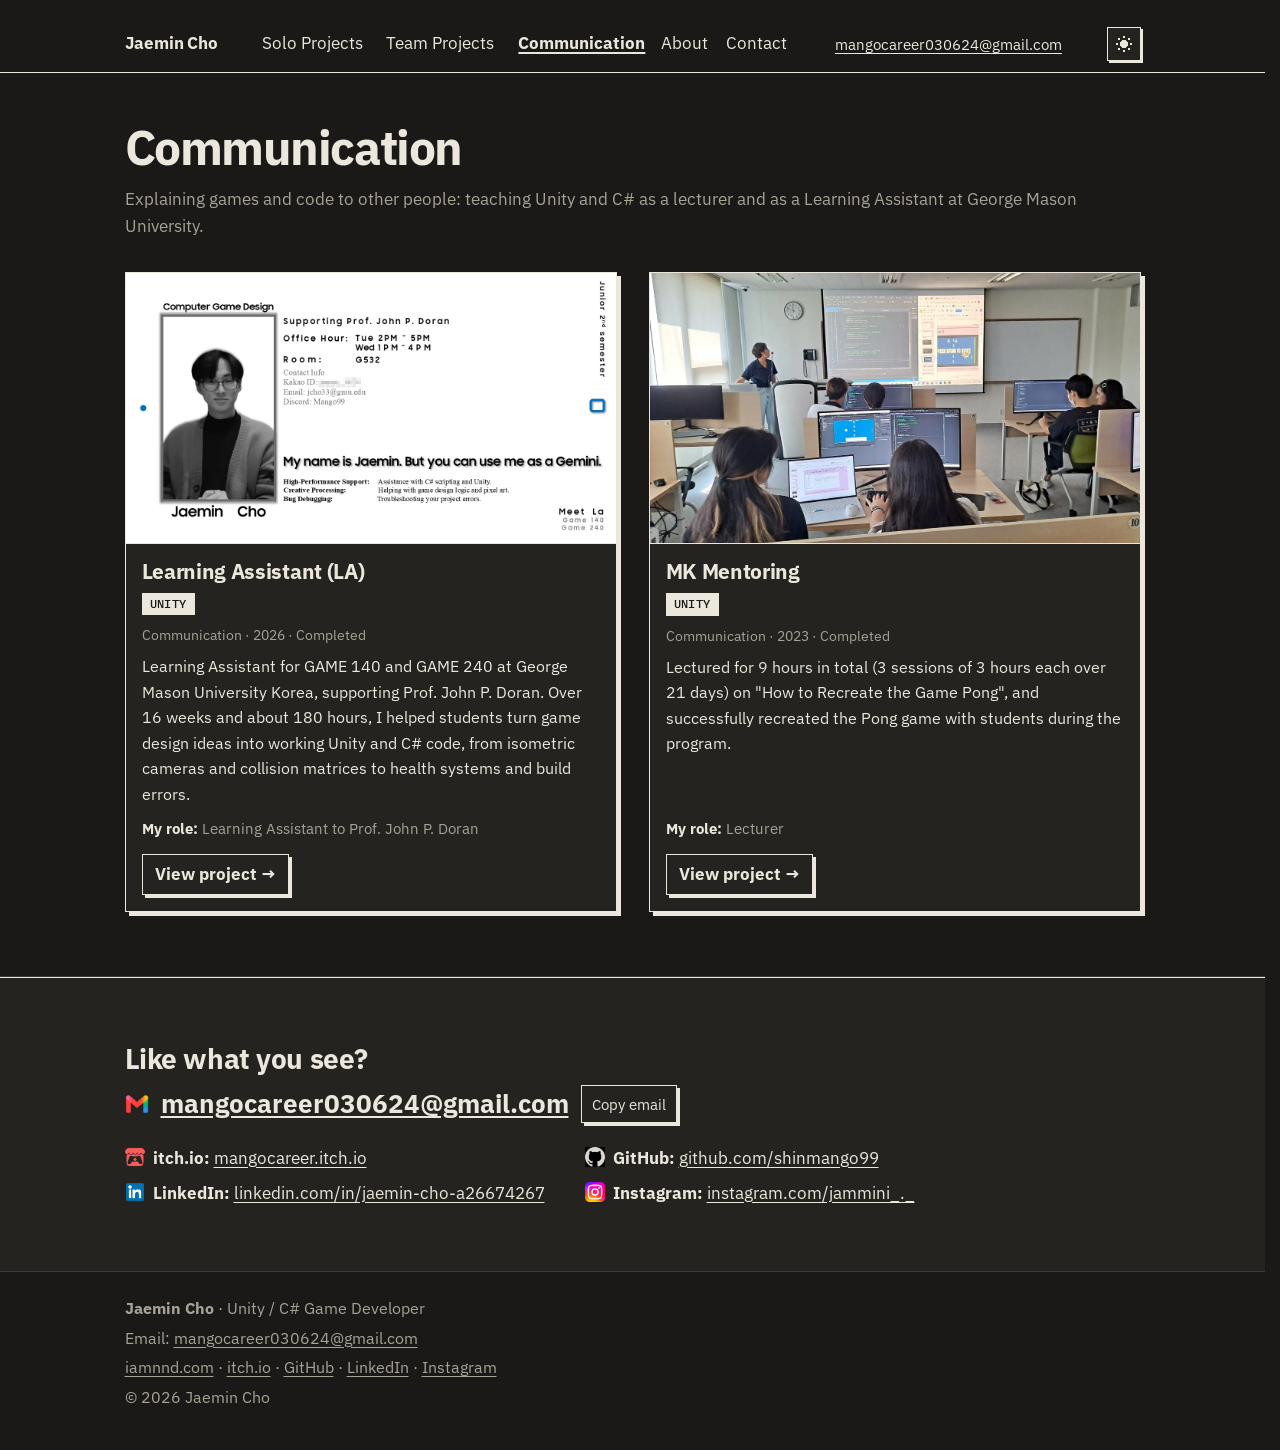
<file: teaching.html>
<!doctype html>
<html lang="en">
<head>
  <meta charset="utf-8">
  <meta name="viewport" content="width=device-width, initial-scale=1">
  <!-- theme chosen with the header toggle, applied before paint so the page never flashes the other theme -->
  <script>try { var t = localStorage.getItem("theme"); if (t === "dark" || t === "light") document.documentElement.dataset.theme = t; } catch (e) {}</script>
  <title>Communication · Jaemin Cho</title>
  <meta name="description" content="Jaemin Cho teaching Unity and C# as a lecturer and Learning Assistant.">
  <link rel="icon" href="data:,">
  <link rel="preconnect" href="https://fonts.googleapis.com">
  <link rel="preconnect" href="https://fonts.gstatic.com" crossorigin>
  <link rel="stylesheet" href="https://fonts.googleapis.com/css2?family=IBM+Plex+Mono:wght@500&family=IBM+Plex+Sans:ital,wght@0,400;0,600;0,700;1,400&family=Pixelify+Sans:wght@500;700&display=swap">
  <link rel="stylesheet" href="css/style.css">
  <script src="js/data.js" defer></script>
  <script src="js/main.js" defer></script>
</head>
<body data-page="category" data-cat="teaching">
  <a class="skip-link" href="#main">Skip to content</a>

  <header class="site-header">
    <div class="container header-inner">
      <a class="logo" href="index.html">Jaemin Cho</a>
      <nav aria-label="Main">
        <ul class="nav">
          <li><a href="solo.html" data-label="Solo Projects">Solo Projects</a></li>
          <li><a href="team.html" data-label="Team Projects">Team Projects</a></li>
          <li><a href="teaching.html" aria-current="page" data-label="Communication">Communication</a></li>
          <li><a href="about.html" data-label="About">About</a></li>
          <li><a href="contact.html" data-label="Contact">Contact</a></li>
        </ul>
      </nav>
      <a class="header-email" href="mailto:mangocareer030624@gmail.com">mangocareer030624@gmail.com</a>
    </div>
  </header>

  <main id="main">
    <section class="section">
      <div class="container">
        <h1 class="page-title" id="cat-title">Communication</h1>
        <p class="lead" id="cat-blurb"></p>
        <ul class="tiles tiles--lg" id="cat-list"></ul>
      </div>
    </section>
    <section class="section section--contact" aria-labelledby="contact-title">
      <div class="container">
        <h2 id="contact-title">Like what you see?</h2>
        <div data-contact></div>
      </div>
    </section>
  </main>

  <footer class="site-footer">
    <div class="container footer-inner">
      <p><b>Jaemin Cho</b> · Unity / C# Game Developer</p>
      <p>Email: <a href="mailto:mangocareer030624@gmail.com">mangocareer030624@gmail.com</a></p>
      <p><a href="https://iamnnd.com">iamnnd.com</a> · <a href="https://mangocareer.itch.io">itch.io</a> · <a href="https://github.com/shinmango99">GitHub</a> · <a href="https://www.linkedin.com/in/jaemin-cho-a26674267/">LinkedIn</a> · <a href="https://www.instagram.com/jammini_._/">Instagram</a></p>
      <p>&copy; <span class="year">2026</span> Jaemin Cho</p>
    </div>
  </footer>
</body>
</html>
</file>
<file: 초안/css/style.css>
/* =========================================================
   Jaemin Cho · Portfolio
   Retro pixel UI, dark theme, 8-colour palette.
   ========================================================= */

:root {
  /* Palette (8) */
  --night: #12111d;
  --panel: #1e1c30;
  --paper: #f4ead5;
  --gold: #ffcc4d;
  --mint: #5ee6a8;
  --rose: #ff6b8b;
  --sky: #5bc0ff;
  --violet: #b18cff;

  /* Derived */
  --edge: color-mix(in srgb, var(--paper) 20%, var(--panel));
  --edge-hi: color-mix(in srgb, var(--paper) 40%, var(--panel));
  --muted: color-mix(in srgb, var(--paper) 70%, var(--night));
  --sunk: color-mix(in srgb, var(--night) 60%, var(--panel));
  --shadow: 6px 6px 0 0 #00000080;

  --font-pixel: "Press Start 2P", ui-monospace, monospace;
  --font-body: "Pixelify Sans", system-ui, -apple-system, "Segoe UI", sans-serif;

  --nav-h: 64px;
  --gutter: 16px;
  --border: 4px;

  --cursor: url("data:image/svg+xml,%3Csvg xmlns='http://www.w3.org/2000/svg' width='22' height='22' viewBox='0 0 11 11' shape-rendering='crispEdges'%3E%3Cpath fill='%2314121f' d='M0 0h2v1h1v1h1v1h1v1h1v1h1v1h1v1h1v1H6v1h1v1h1v1H6v-1H5v-1H4v1H3v1H2v1H0z'/%3E%3Cpath fill='%23f4ead5' d='M1 1h1v1h1v1h1v1h1v1h1v1h1v1H5v1h1v1h1v1H6v-1H5V9H4v1H3v1H1z'/%3E%3C/svg%3E") 1 1, auto;
}

*,
*::before,
*::after { box-sizing: border-box; }

html {
  scroll-padding-top: calc(var(--nav-h) + 24px);
  -webkit-text-size-adjust: 100%;
}

@media (prefers-reduced-motion: no-preference) {
  html { scroll-behavior: smooth; }
}

body {
  margin: 0;
  background-color: var(--night);
  background-image:
    radial-gradient(color-mix(in srgb, var(--paper) 7%, transparent) 1px, transparent 1px);
  background-size: 24px 24px;
  color: var(--paper);
  font-family: var(--font-body);
  font-size: 1.125rem;
  line-height: 1.55;
  cursor: var(--cursor);
  overflow-x: hidden;
}

img, svg, video, iframe { display: block; max-width: 100%; }
img { image-rendering: pixelated; }
.sprite { width: 100%; height: auto; image-rendering: pixelated; }

a { color: var(--sky); text-underline-offset: 3px; }
a:hover { color: var(--gold); }

h1, h2, h3, h4 { margin: 0; font-weight: 400; }
p { margin: 0; }
ul, ol { margin: 0; padding: 0; list-style: none; }
button { font: inherit; color: inherit; }

:focus-visible {
  outline: 3px solid var(--gold);
  outline-offset: 3px;
}

.sr-only {
  position: absolute !important;
  width: 1px; height: 1px;
  margin: -1px; padding: 0;
  overflow: hidden;
  clip: rect(0 0 0 0);
  white-space: nowrap;
  border: 0;
}

.skip-link {
  position: absolute;
  left: 8px; top: -60px;
  z-index: 100;
  padding: 10px 14px;
  background: var(--gold);
  color: var(--night);
  font-family: var(--font-pixel);
  font-size: 0.7rem;
}
.skip-link:focus { top: 8px; }

.container {
  width: 100%;
  max-width: 1160px;
  margin: 0 auto;
  padding: 0 var(--gutter);
}

@media (min-width: 768px) {
  :root { --gutter: 32px; }
}

/* ---------- Shared pieces ---------- */

.panel {
  background: var(--panel);
  border: var(--border) solid var(--edge);
  box-shadow: inset 0 0 0 2px var(--sunk), var(--shadow);
}

.eyebrow {
  font-family: var(--font-pixel);
  font-size: 0.7rem;
  letter-spacing: 0.04em;
  color: var(--gold);
  text-transform: uppercase;
}

.section {
  padding: 96px 0;
}
.section + .section { border-top: 4px dashed color-mix(in srgb, var(--edge) 60%, transparent); }

.section-title {
  font-family: var(--font-pixel);
  font-size: clamp(1.05rem, 2.6vw, 1.6rem);
  line-height: 1.4;
  margin-bottom: 14px;
}
.section-num {
  display: inline-block;
  margin-right: 10px;
  padding: 4px 6px;
  font-size: 0.6em;
  vertical-align: middle;
  background: var(--gold);
  color: var(--night);
}
.section-lead {
  color: var(--muted);
  max-width: 62ch;
  margin-bottom: 40px;
}

.btn-row { display: flex; flex-wrap: wrap; gap: 14px; }

.btn {
  display: inline-flex;
  align-items: center;
  gap: 8px;
  min-height: 48px;
  padding: 12px 18px;
  font-family: var(--font-pixel);
  font-size: 0.7rem;
  line-height: 1.4;
  text-decoration: none;
  color: var(--paper);
  background: var(--panel);
  border: 3px solid var(--paper);
  box-shadow: 4px 4px 0 0 #000;
  cursor: var(--cursor);
}
.btn:hover,
.btn:focus-visible { color: var(--night); background: var(--paper); }
.btn--primary { background: var(--gold); border-color: var(--gold); color: var(--night); }
.btn--primary:hover,
.btn--primary:focus-visible { background: var(--paper); border-color: var(--paper); }

.btn--sm {
  min-height: 40px;
  padding: 8px 12px;
  font-size: 0.6rem;
  border-width: 2px;
  box-shadow: 3px 3px 0 0 #000;
}

/* category colour hooks */
.c-rose { --c: var(--rose); }
.c-sky { --c: var(--sky); }
.c-mint { --c: var(--mint); }
.c-gold { --c: var(--gold); }
.c-violet { --c: var(--violet); }
.c-paper { --c: var(--paper); }

.tag {
  display: inline-block;
  padding: 3px 7px 2px;
  font-family: var(--font-pixel);
  font-size: 0.55rem;
  line-height: 1.5;
  color: var(--night);
  background: var(--c, var(--paper));
  white-space: nowrap;
}

.status {
  display: inline-flex;
  align-items: center;
  gap: 8px;
  font-size: 0.95rem;
  color: var(--muted);
}
.status--done::before { content: "\2713"; color: var(--mint); font-weight: 600; }
.status-bar {
  display: inline-block;
  width: 60px; height: 10px;
  background: var(--sunk);
  border: 2px solid var(--edge-hi);
  position: relative;
}
.status-bar > i {
  position: absolute; inset: 0 auto 0 0;
  background: var(--gold);
}

.soon { color: var(--muted); font-style: italic; }
.todo {
  display: inline-block;
  padding: 0 6px;
  color: var(--night);
  background: var(--rose);
  font-family: var(--font-pixel);
  font-size: 0.6rem;
  line-height: 1.8;
}

/* pixel placeholder tile used when no image exists */
.ph {
  display: grid;
  place-items: center;
  width: 100%; height: 100%;
  background-color: color-mix(in srgb, var(--c, var(--paper)) 18%, var(--night));
  background-image:
    linear-gradient(45deg, #0000 46%, color-mix(in srgb, var(--c, var(--paper)) 14%, transparent) 46% 54%, #0000 54%);
  background-size: 16px 16px;
}
.ph .sprite, .ph .px { width: 44%; max-width: 96px; height: auto; }

/* ---------- Nav + XP bar ---------- */

.site-nav {
  position: sticky;
  top: 0;
  z-index: 50;
  background: color-mix(in srgb, var(--night) 92%, transparent);
  border-bottom: 4px solid var(--edge);
  backdrop-filter: blur(4px);
}
.nav-inner {
  display: flex;
  align-items: center;
  justify-content: space-between;
  gap: 16px;
  max-width: 1160px;
  height: 52px;
  margin: 0 auto;
  padding: 0 var(--gutter);
}
.nav-logo {
  display: flex;
  align-items: center;
  gap: 10px;
  color: var(--paper);
  text-decoration: none;
  font-family: var(--font-pixel);
  font-size: 0.7rem;
  flex-shrink: 0;
}
.nav-logo-icon { width: 28px; }
.nav-inner nav { min-width: 0; }
.nav-links {
  display: flex;
  gap: 4px;
  overflow-x: auto;
  scrollbar-width: none;
}
.nav-links::-webkit-scrollbar { display: none; }
.nav-links a {
  display: block;
  padding: 10px 10px;
  font-family: var(--font-pixel);
  font-size: 0.6rem;
  color: var(--muted);
  text-decoration: none;
  white-space: nowrap;
}
.nav-links a:hover,
.nav-links a:focus-visible,
.nav-links a[aria-current="true"] { color: var(--gold); }
.nav-links a[aria-current="true"]::before { content: "\25B8"; margin-right: 4px; }

.xp {
  position: relative;
  display: flex;
  align-items: center;
  gap: 10px;
  max-width: 1160px;
  height: 12px;
  margin: 0 auto;
  padding: 0 var(--gutter) 0;
  transform: translateY(2px);
}
.xp-level {
  font-family: var(--font-pixel);
  font-size: 0.5rem;
  color: var(--gold);
  flex-shrink: 0;
  min-width: 34px;
}
.xp-track {
  flex: 1;
  height: 8px;
  background: var(--sunk);
  border: 2px solid var(--edge);
  overflow: hidden;
}
.xp-fill {
  display: block;
  height: 100%;
  width: 100%;
  transform-origin: left;
  transform: scaleX(0);
  background: repeating-linear-gradient(90deg, var(--gold) 0 6px, color-mix(in srgb, var(--gold) 70%, var(--night)) 6px 8px);
}
.xp-pop {
  position: absolute;
  left: var(--gutter);
  top: 14px;
  padding: 4px 6px;
  font-family: var(--font-pixel);
  font-size: 0.5rem;
  color: var(--night);
  background: var(--gold);
  opacity: 0;
  pointer-events: none;
}
.xp-pop.show { animation: xp-pop 1.2s steps(6) forwards; }
@keyframes xp-pop {
  0% { opacity: 0; transform: translateY(4px); }
  20%, 70% { opacity: 1; transform: translateY(0); }
  100% { opacity: 0; transform: translateY(-4px); }
}

@media (max-width: 560px) {
  .nav-logo-text { display: none; }
  .nav-links a { padding: 10px 6px; font-size: 0.5rem; }
  .nav-links {
    -webkit-mask-image: linear-gradient(90deg, #000 85%, transparent);
    mask-image: linear-gradient(90deg, #000 85%, transparent);
    padding-right: 24px;
  }
}

/* ---------- Hero ---------- */

.hero { padding-top: 72px; }
.hero-grid {
  display: grid;
  gap: 48px;
  align-items: center;
}
@media (min-width: 960px) {
  .hero-grid { grid-template-columns: 1fr 1.05fr; gap: 56px; }
}

.hero-sprite {
  position: relative;
  width: 96px; height: 96px;
  margin-bottom: 24px;
}
.hero-sprite .sprite,
.hero-sprite .px { position: absolute; inset: 0; width: 100%; height: 100%; }
.hero-sprite .frame-b { visibility: hidden; }

@media (prefers-reduced-motion: no-preference) {
  .hero-sprite { animation: bob 1.2s steps(1) infinite; }
  .hero-sprite .frame-a { animation: blink-a 4s steps(1) infinite; }
  .hero-sprite .frame-b { animation: blink-b 4s steps(1) infinite; }
}
@keyframes bob {
  0%, 100% { transform: translateY(0); }
  50% { transform: translateY(-6px); }
}
@keyframes blink-a { 0%, 92% { visibility: visible; } 93%, 97% { visibility: hidden; } }
@keyframes blink-b { 0%, 92% { visibility: hidden; } 93%, 97% { visibility: visible; } }

.hero-title {
  margin: 14px 0 20px;
  font-family: var(--font-pixel);
  font-size: clamp(1.1rem, 3.4vw, 2rem);
  line-height: 1.6;
  min-height: 3.2em;
}
.typed { color: var(--gold); }
.caret {
  display: inline-block;
  width: 0.55em; height: 1em;
  margin-left: 4px;
  vertical-align: -0.12em;
  background: var(--gold);
}
@media (prefers-reduced-motion: no-preference) {
  .caret { animation: caret 1s steps(1) infinite; }
}
@keyframes caret { 50% { opacity: 0; } }
.hero-intro { max-width: 46ch; margin-bottom: 32px; color: var(--muted); font-size: 1.2rem; }

.hero-trailer { margin: 0; padding: 10px; }
.hero-trailer-cap {
  display: flex;
  flex-wrap: wrap;
  align-items: center;
  justify-content: space-between;
  gap: 10px 16px;
  padding: 14px 6px 4px;
}
.hero-trailer-cap strong { font-family: var(--font-pixel); font-size: 0.75rem; font-weight: 400; }
.hero-trailer-cap .meta { display: flex; flex-wrap: wrap; align-items: center; gap: 10px; margin-top: 8px; }

/* ---------- Trailer component ---------- */

.trailer {
  position: relative;
  aspect-ratio: 16 / 9;
  background: var(--night);
  border: 3px solid var(--night);
  overflow: hidden;
}
.trailer video,
.trailer iframe { width: 100%; height: 100%; border: 0; background: #000; }
.trailer-poster {
  position: absolute;
  inset: 0;
  display: block;
  width: 100%;
  padding: 0;
  border: 0;
  background: none;
  cursor: var(--cursor);
}
.trailer-poster img { width: 100%; height: 100%; object-fit: cover; image-rendering: auto; }
.play-btn {
  position: absolute;
  left: 50%; top: 50%;
  display: grid;
  place-items: center;
  width: 72px; height: 72px;
  transform: translate(-50%, -50%);
  font-family: var(--font-pixel);
  font-size: 1.3rem;
  color: var(--night);
  background: var(--gold);
  border: 4px solid var(--night);
  box-shadow: 0 0 0 4px var(--gold), 6px 6px 0 4px #000;
}
.trailer-poster:hover .play-btn,
.trailer-poster:focus-visible .play-btn { background: var(--paper); box-shadow: 0 0 0 4px var(--paper), 6px 6px 0 4px #000; }
.trailer-ph {
  position: absolute;
  inset: 0;
  display: flex;
  flex-direction: column;
  align-items: center;
  justify-content: center;
  gap: 14px;
  padding: 16px;
  text-align: center;
}
.trailer-ph .ph { position: absolute; inset: 0; z-index: 0; }
.trailer-ph > img {
  position: absolute; inset: 0; z-index: 0;
  width: 100%; height: 100%;
  object-fit: cover;
  image-rendering: auto;
  opacity: 0.4;
  filter: grayscale(0.4);
}
.trailer-ph > :not(.ph):not(img) { position: relative; z-index: 1; }
.trailer-ph-icon { width: clamp(40px, 12%, 72px); }
.trailer-ph-label {
  padding: 6px 10px;
  font-family: var(--font-pixel);
  font-size: 0.6rem;
  background: var(--night);
  border: 2px solid var(--edge-hi);
}

/* ---------- Abilities ---------- */

.skills-grid {
  display: grid;
  gap: 24px;
  grid-template-columns: repeat(auto-fit, minmax(240px, 1fr));
}
.skill-card { display: flex; flex-direction: column; padding: 20px; }
.skill-head { display: flex; align-items: center; gap: 14px; margin-bottom: 18px; }
.skill-icon { width: 48px; flex-shrink: 0; }
.skill-head h3 { font-family: var(--font-pixel); font-size: 0.68rem; line-height: 1.5; min-width: 0; overflow-wrap: anywhere; }

.chips { display: grid; gap: 10px; }
.chip {
  display: grid;
  grid-template-columns: 1fr auto;
  align-items: center;
  gap: 6px 10px;
  width: 100%;
  padding: 10px 12px;
  text-align: left;
  background: var(--sunk);
  border: 3px solid var(--edge);
  cursor: var(--cursor);
}
.chip:hover,
.chip:focus-visible,
.chip[aria-pressed="true"] { border-color: var(--gold); background: color-mix(in srgb, var(--gold) 10%, var(--sunk)); }
.chip-name { font-weight: 600; font-size: 1.05rem; }
.chip-lv { font-family: var(--font-pixel); font-size: 0.55rem; color: var(--gold); }
.chip-grow {
  margin-left: 6px;
  font-family: var(--font-pixel);
  font-size: 0.45rem;
  color: var(--mint);
  vertical-align: middle;
}
.lvbar { grid-column: 1 / -1; display: grid; grid-template-columns: repeat(10, 1fr); gap: 3px; }
.lvbar i {
  height: 8px;
  background: color-mix(in srgb, var(--paper) 10%, var(--night));
}
.lvbar i.on { background: var(--edge); }
.in-view .lvbar i.on { background: var(--gold); }
.in-view .chip--low .lvbar i.on { background: var(--mint); }

@media (prefers-reduced-motion: no-preference) {
  .lvbar i { transition: background-color 0.01s linear; transition-delay: calc(var(--i) * 70ms + 150ms); }
}

.skill-info {
  margin-top: 16px;
  min-height: 96px;
  padding: 12px 14px;
  background: var(--night);
  border: 3px solid var(--edge);
  position: relative;
}
.skill-info::before {
  content: "";
  position: absolute;
  top: -11px; left: 22px;
  border: 8px solid transparent;
  border-bottom-color: var(--edge);
  border-top: 0;
}
.skill-info-title { font-family: var(--font-pixel); font-size: 0.7rem; line-height: 1.6; }
.skill-info-title b { color: var(--gold); font-weight: 400; }
.skill-info-desc { margin-top: 6px; color: var(--muted); font-size: 1rem; line-height: 1.4; }
.skill-info.idle .skill-info-desc { font-style: italic; }

/* ---------- Timeline ---------- */

.filters { display: flex; flex-wrap: wrap; gap: 10px; margin-bottom: 40px; }
.filter {
  min-height: 40px;
  padding: 8px 12px;
  font-family: var(--font-pixel);
  font-size: 0.55rem;
  color: var(--paper);
  background: var(--panel);
  border: 3px solid var(--edge);
  cursor: var(--cursor);
}
.filter::before {
  content: "";
  display: inline-block;
  width: 8px; height: 8px;
  margin-right: 8px;
  background: var(--c, var(--paper));
  vertical-align: 0;
}
.filter:hover,
.filter:focus-visible { border-color: var(--c, var(--paper)); }
.filter[aria-pressed="true"] { background: var(--c, var(--paper)); border-color: var(--c, var(--paper)); color: var(--night); }
.filter[aria-pressed="true"]::before { background: var(--night); }
.filter .count { opacity: 0.7; margin-left: 4px; }

.tl-layout { display: grid; gap: 32px; align-items: start; }
@media (min-width: 1040px) {
  .tl-layout { grid-template-columns: minmax(0, 1fr) 340px; }
}

.tl {
  position: relative;
  padding-left: 44px;
  --spine-x: 14px;
}
.tl-spine {
  position: absolute;
  left: var(--spine-x);
  top: 8px; bottom: 8px;
  width: 6px;
  background: var(--edge);
}
.tl-spine-fill {
  position: absolute;
  inset: 0;
  background: var(--gold);
  transform-origin: top;
  transform: scaleY(var(--fill, 0));
}
@supports (animation-timeline: view()) {
  .tl-spine-fill {
    animation: spine-fill linear both;
    animation-timeline: view();
    animation-range: cover 50vh cover calc(100% - 50vh);
  }
}
@keyframes spine-fill { from { transform: scaleY(0); } to { transform: scaleY(1); } }

.tl-year {
  position: relative;
  margin: 40px 0 18px;
  font-family: var(--font-pixel);
  font-size: 0.85rem;
  color: var(--muted);
}
.tl-group:first-child .tl-year { margin-top: 0; }
.tl-year::before {
  content: "";
  position: absolute;
  left: calc(-44px + var(--spine-x) - 5px);
  top: 50%;
  width: 16px; height: 16px;
  transform: translateY(-50%);
  background: var(--night);
  border: 4px solid var(--edge-hi);
}
.tl-year--now { color: var(--gold); }
.tl-year--now::before { border-color: var(--gold); background: var(--gold); }
@media (prefers-reduced-motion: no-preference) {
  .tl-year--now::before { animation: now-pulse 1.4s steps(2) infinite; }
}
@keyframes now-pulse {
  0%, 100% { box-shadow: 0 0 0 0 color-mix(in srgb, var(--gold) 60%, transparent); }
  50% { box-shadow: 0 0 0 6px color-mix(in srgb, var(--gold) 30%, transparent); }
}

.tl-list { display: grid; gap: 18px; }

.tl-entry { position: relative; }
.tl-dot {
  position: absolute;
  left: calc(-44px + var(--spine-x) - 3px);
  top: 26px;
  width: 12px; height: 12px;
  background: var(--night);
  border: 3px solid var(--edge-hi);
}
.tl-entry.reached .tl-dot,
.tl-dot.reached { background: var(--c); border-color: var(--c); box-shadow: 0 0 0 3px var(--night), 0 0 0 5px var(--c); }
@supports (animation-timeline: view()) {
  .tl-dot {
    animation: checkpoint linear both;
    animation-timeline: view();
    animation-range: cover 40% cover 50%;
  }
}
@keyframes checkpoint {
  from { background: var(--night); border-color: var(--edge-hi); box-shadow: 0 0 0 0 transparent; }
  to { background: var(--c); border-color: var(--c); box-shadow: 0 0 0 3px var(--night), 0 0 0 5px var(--c); }
}

.tl-card {
  display: grid;
  grid-template-columns: 72px minmax(0, 1fr);
  gap: 16px;
  padding: 16px;
  background: var(--panel);
  border: 3px solid var(--edge);
  border-left: 6px solid var(--c);
  cursor: var(--cursor);
}
.tl-card:hover,
.tl-card:focus-within { border-color: var(--c); box-shadow: 5px 5px 0 0 #000; }
@media (prefers-reduced-motion: no-preference) {
  .tl-card { transition: transform 0.12s steps(2), box-shadow 0.12s steps(2); }
  .tl-card:hover,
  .tl-card:focus-within { transform: translate(-2px, -2px); }
}

.tl-thumb {
  width: 72px; height: 72px;
  overflow: hidden;
  border: 3px solid var(--night);
  background: var(--night);
}
.tl-thumb img { width: 100%; height: 100%; object-fit: cover; image-rendering: auto; }
.tl-meta { display: flex; flex-wrap: wrap; align-items: center; gap: 8px 12px; margin-bottom: 6px; font-size: 0.95rem; color: var(--muted); }
.tl-date { font-family: var(--font-pixel); font-size: 0.55rem; color: var(--paper); }
.tl-title { font-family: var(--font-pixel); font-size: 0.85rem; line-height: 1.5; margin-bottom: 6px; }
.tl-title a { color: var(--paper); text-decoration: none; }
.tl-title a:hover { color: var(--gold); }
.tl-title a::after { content: " \25B8"; color: var(--c); }
.tl-summary { color: var(--muted); font-size: 1rem; line-height: 1.45; }
.tl-outcome {
  margin-top: 10px;
  padding: 8px 10px;
  font-size: 1rem;
  line-height: 1.4;
  background: var(--sunk);
  border-left: 3px solid var(--c);
}
.tl-outcome b {
  margin-right: 6px;
  font-family: var(--font-pixel);
  font-size: 0.5rem;
  font-weight: 400;
  color: var(--c);
  letter-spacing: 0.04em;
}
.tl-links { display: flex; flex-wrap: wrap; gap: 10px; margin-top: 12px; }
.tl-featured {
  font-family: var(--font-pixel);
  font-size: 0.5rem;
  color: var(--night);
  background: var(--gold);
  padding: 3px 6px 2px;
}

.tl-empty { color: var(--muted); padding: 20px 0; }

@media (max-width: 480px) {
  .tl { padding-left: 32px; --spine-x: 8px; }
  .tl-year::before { left: calc(-32px + var(--spine-x) - 5px); }
  .tl-dot { left: calc(-32px + var(--spine-x) - 3px); }
  .tl-card { grid-template-columns: 1fr; padding: 14px; }
  .tl-thumb { width: 100%; height: auto; aspect-ratio: 16 / 9; }
}

/* preview panel (desktop only) */
.tl-preview { display: none; }
@media (min-width: 1040px) {
  .tl-preview {
    display: block;
    position: sticky;
    top: calc(var(--nav-h) + 24px);
    padding: 12px;
  }
}
.tl-preview-screen {
  aspect-ratio: 4 / 3;
  overflow: hidden;
  background: var(--night);
  border: 3px solid var(--night);
}
.tl-preview-screen img { width: 100%; height: 100%; object-fit: cover; image-rendering: auto; }
.tl-preview-body { padding: 14px 4px 4px; }
.tl-preview-label { font-family: var(--font-pixel); font-size: 0.5rem; color: var(--muted); margin-bottom: 8px; }
.tl-preview-title { font-family: var(--font-pixel); font-size: 0.8rem; line-height: 1.5; margin: 8px 0; }
.tl-preview-text { color: var(--muted); font-size: 1rem; line-height: 1.45; }

/* ---------- Selected work ---------- */

.work-grid {
  display: grid;
  gap: 24px;
  grid-template-columns: repeat(auto-fill, minmax(min(100%, 280px), 1fr));
}
.work-card {
  position: relative;
  display: flex;
  flex-direction: column;
  height: 100%;
  color: var(--paper);
  text-decoration: none;
  background: var(--panel);
  border: 4px solid var(--edge);
  box-shadow: var(--shadow);
  cursor: var(--cursor);
}
.work-card:hover,
.work-card:focus-visible { color: var(--paper); border-color: var(--c); }
@media (prefers-reduced-motion: no-preference) {
  .work-card { transition: transform 0.12s steps(2), box-shadow 0.12s steps(2); }
  .work-card:hover,
  .work-card:focus-visible { transform: translate(-3px, -3px); box-shadow: 9px 9px 0 0 #00000099; }
}
.work-media {
  position: relative;
  aspect-ratio: 16 / 10;
  overflow: hidden;
  background: var(--night);
  border-bottom: 4px solid var(--edge);
}
.work-media img,
.work-media video { position: absolute; inset: 0; width: 100%; height: 100%; object-fit: cover; image-rendering: auto; }
.work-media video { z-index: 1; }
.work-ribbon {
  position: absolute;
  z-index: 2;
  left: 10px; top: 10px;
  padding: 5px 7px 4px;
  font-family: var(--font-pixel);
  font-size: 0.5rem;
  color: var(--night);
  background: var(--gold);
  box-shadow: 3px 3px 0 0 #000;
}
.work-hint {
  position: absolute;
  z-index: 2;
  right: 10px; bottom: 10px;
  padding: 4px 6px;
  font-family: var(--font-pixel);
  font-size: 0.45rem;
  background: var(--night);
  border: 2px solid var(--edge-hi);
  opacity: 0;
}
.work-card.previewing .work-hint { opacity: 1; }
.work-play {
  position: absolute;
  z-index: 2;
  right: 10px; top: 10px;
  padding: 4px 6px;
  font-family: var(--font-pixel);
  font-size: 0.45rem;
  color: var(--night);
  background: var(--paper);
}
.work-body { display: flex; flex-direction: column; gap: 10px; padding: 16px 16px 18px; flex: 1; }
.work-top { display: flex; flex-wrap: wrap; align-items: center; justify-content: space-between; gap: 8px; }
.work-title { font-family: var(--font-pixel); font-size: 0.85rem; line-height: 1.5; }
.work-text { color: var(--muted); font-size: 1rem; line-height: 1.45; }
.work-role { font-size: 0.95rem; }
.work-role b { font-family: var(--font-pixel); font-size: 0.5rem; font-weight: 400; color: var(--c); margin-right: 6px; }
.work-foot { margin-top: auto; padding-top: 6px; display: flex; justify-content: space-between; align-items: center; gap: 10px; color: var(--muted); font-size: 0.95rem; }
.work-open { font-family: var(--font-pixel); font-size: 0.5rem; color: var(--c); }

/* ---------- Teaching ---------- */

.teach-grid { display: grid; gap: 24px; }
@media (min-width: 820px) { .teach-grid { grid-template-columns: 1fr 1fr; } }
.teach-card { display: grid; grid-template-columns: 64px minmax(0, 1fr); gap: 18px; padding: 22px; }
.teach-icon { width: 64px; }
.teach-card h3 { font-family: var(--font-pixel); font-size: 0.8rem; line-height: 1.5; margin: 8px 0 4px; }
.teach-card h3 a { color: var(--paper); text-decoration: none; }
.teach-card h3 a:hover, .teach-card h3 a:focus-visible { color: var(--gold); }
.teach-role { color: var(--gold); font-size: 1rem; margin-bottom: 10px; }
.teach-desc { color: var(--muted); font-size: 1.02rem; }
@media (max-width: 420px) {
  .teach-card { grid-template-columns: 1fr; }
  .teach-icon { width: 48px; }
}

/* ---------- Contact / footer ---------- */

.contact-box { padding: clamp(24px, 5vw, 48px); text-align: center; }
.contact-box .section-lead { margin: 0 auto 32px; }
.contact-links { display: flex; flex-wrap: wrap; justify-content: center; gap: 14px; }

.site-footer {
  padding: 32px 0 48px;
  border-top: 4px solid var(--edge);
  color: var(--muted);
  font-size: 0.95rem;
}
.site-footer .container { display: flex; flex-wrap: wrap; justify-content: space-between; gap: 12px; }

.noscript { max-width: 640px; margin: 40px auto; padding: 0 16px; }

/* ---------- Modal ---------- */

.modal {
  width: min(880px, calc(100vw - 32px));
  max-height: calc(100dvh - 32px);
  padding: 0;
  color: var(--paper);
  overflow: auto;
  overscroll-behavior: contain;
}
.modal::backdrop { background: color-mix(in srgb, var(--night) 85%, transparent); }
.modal[open] { display: block; }
@media (prefers-reduced-motion: no-preference) {
  .modal[open] { animation: modal-in 0.18s steps(3); }
}
@keyframes modal-in { from { opacity: 0; transform: translateY(12px); } to { opacity: 1; transform: none; } }

.modal-inner { padding: 20px; }
@media (min-width: 640px) { .modal-inner { padding: 28px; } }
.modal-close {
  position: sticky;
  float: right;
  top: 10px;
  margin: 10px 10px -54px 0;
  z-index: 3;
  width: 44px; height: 44px;
  font-family: var(--font-pixel);
  font-size: 1rem;
  line-height: 1;
  color: var(--night);
  background: var(--paper);
  border: 3px solid var(--night);
  box-shadow: 3px 3px 0 0 #000;
  cursor: var(--cursor);
}
.modal-close:hover,
.modal-close:focus-visible { background: var(--gold); }
.modal-head { padding-right: 52px; margin-bottom: 18px; }
.modal-head .tl-meta { margin-bottom: 10px; }
.modal-title { font-family: var(--font-pixel); font-size: clamp(0.95rem, 3vw, 1.3rem); line-height: 1.5; }
.modal .trailer { margin-bottom: 22px; }
.modal-desc { margin-bottom: 22px; }
.modal-desc p + p { margin-top: 10px; }
.modal-facts {
  display: grid;
  gap: 2px;
  margin: 0 0 22px;
  background: var(--edge);
  border: 3px solid var(--edge);
}
@media (min-width: 640px) { .modal-facts { grid-template-columns: 1fr 1fr; } }
.modal-facts > div { padding: 12px 14px; background: var(--sunk); }
.modal-facts .wide { grid-column: 1 / -1; }
.modal-facts dt { font-family: var(--font-pixel); font-size: 0.5rem; color: var(--c, var(--gold)); margin-bottom: 6px; letter-spacing: 0.04em; }
.modal-facts dd { margin: 0; }

/* ---------- Pixel pop (hover) ---------- */

@media (prefers-reduced-motion: no-preference) {
  .btn, .filter, .chip, .modal-close { transition: transform 0.1s steps(2), box-shadow 0.1s steps(2); }
  .btn:hover, .btn:focus-visible,
  .filter:hover, .filter:focus-visible,
  .modal-close:hover, .modal-close:focus-visible { transform: translate(-2px, -2px); }
  .btn:active, .filter:active, .chip:active { transform: translate(2px, 2px); box-shadow: none; }
  .chip:hover, .chip:focus-visible { transform: translateX(3px); }
}

/* ---------- Reduced motion: switch everything off ---------- */

@media (prefers-reduced-motion: reduce) {
  *, *::before, *::after {
    animation-duration: 0.001ms !important;
    animation-iteration-count: 1 !important;
    transition-duration: 0.001ms !important;
    transition-delay: 0s !important;
    scroll-behavior: auto !important;
  }
  /* scroll-driven animations are replaced by the JS fallback */
  .tl-spine-fill, .tl-dot { animation: none !important; }
}
</file>
<file: css/style.css>
/* Cream paper, black ink, one pale-yellow point colour.
   Type: IBM Plex Sans for reading, Plex Mono for small labels,
   Pixelify Sans only where the site speaks like a game (typed hero phrase, studio name, big numbers). */

:root {
  --bg: #fbfaf7;
  --surface: #ffffff;
  --text: #1c1c1c;
  --muted: #66615a;           /* grey tinted toward the cream background */
  --line: #d6d3cc;
  --accent: #1f4e8c;          /* blue text: links, hero phrase */
  --yellow: #f7e9a0;          /* pale yellow point colour */
  --yellow-strong: #f1d96b;   /* same hue, for fills that need contrast */
  --todo: #9a9a9a;
  --hover: var(--yellow);     /* hover / selected fill behind normal text */
  --placeholder: #ecebe7;     /* empty media boxes, unlit gauge blocks */
  --on-yellow: #1c1c1c;       /* text on yellow fills, the same in both themes */
  color-scheme: light;

  --font: "IBM Plex Sans", "Segoe UI", system-ui, sans-serif;
  --font-mono: "IBM Plex Mono", ui-monospace, Consolas, monospace;
  --font-pixel: "Pixelify Sans", var(--font);
  --ease-out: cubic-bezier(0.22, 1, 0.36, 1);
  /* juice: sticker cards move in 3 hard steps, like a sprite, not a smooth slide */
  --snap: steps(3, end);
  --snap-time: 0.12s;
  --gutter: 16px;
}

/* dark theme is the default: warm charcoal paper, cream ink. Borders and sticker shadows follow --text,
   so they turn cream. The header toggle stores "light" to switch back (main.js sets <html data-theme>). */
:root:not([data-theme="light"]) {
  --bg: #1a1917;
  --surface: #242320;
  --text: #ece7dc;
  --muted: #a8a296;
  --line: #3e3b35;
  --accent: #9dbcf0;
  --todo: #7d786f;
  --hover: #3b3626;
  --placeholder: #2f2d29;
  color-scheme: dark;
}
/* black logos need flipping on dark paper */
:root:not([data-theme="light"]) img[src*="logoGithub"] { filter: invert(1); }

*, *::before, *::after { box-sizing: border-box; }

/* keep the scrollbar's space even on short pages (Contact), so the header doesn't shift between pages */
html { scroll-padding-top: 72px; scrollbar-gutter: stable; }
@media (prefers-reduced-motion: no-preference) {
  html { scroll-behavior: smooth; }
}

body {
  margin: 0;
  background: var(--bg);
  color: var(--text);
  font-family: var(--font);
  font-size: 1.0625rem;
  line-height: 1.6;
}

img, iframe, video { display: block; max-width: 100%; }
a { color: var(--accent); text-underline-offset: 3px; }
h1, h2, h3 { font-weight: 700; line-height: 1.2; letter-spacing: -0.015em; margin: 0; }
p { margin: 0; }
ul, ol { margin: 0; padding: 0; list-style: none; }
button { font: inherit; }

:focus-visible { outline: 2px solid var(--accent); outline-offset: 3px; }

.sr-only {
  position: absolute !important;
  width: 1px; height: 1px;
  overflow: hidden;
  clip: rect(0 0 0 0);
  white-space: nowrap;
}
.skip-link { position: absolute; left: 8px; top: -48px; padding: 8px 12px; background: var(--text); color: var(--bg); z-index: 10; }
.skip-link:focus { top: 8px; }

.container { width: 100%; max-width: 1080px; margin: 0 auto; padding: 0 var(--gutter); }
@media (min-width: 768px) { :root { --gutter: 32px; } }

/* header */
.site-header {
  position: sticky;
  top: 0;
  z-index: 5;
  background: var(--bg);
  border-bottom: 1px solid var(--text);
}
.header-inner { display: flex; align-items: center; justify-content: space-between; gap: 16px; min-height: 56px; }
.logo { color: var(--text); font-weight: 700; letter-spacing: -0.01em; text-decoration: none; white-space: nowrap; }
.site-header nav { min-width: 0; }
.nav { display: flex; flex-wrap: wrap; gap: 0 16px; }
.nav a {display: block; padding: 8px 0; color: var(--text); text-decoration: none; white-space: nowrap; }
.nav a:hover, .nav a:focus-visible, .nav a[aria-current="page"] {text-decoration: underline; text-decoration-thickness: 2px;}
.nav a[aria-current="page"] { font-weight: 700; }
/* every tab reserves its bold width, so the current tab turning bold never pushes the others sideways */
.nav a[data-label]::after {
  content: attr(data-label);
  display: block; height: 0; overflow: hidden; visibility: hidden;
  font-weight: 700; pointer-events: none; user-select: none;
}
/* email always visible in the header on wide screens */
.header-email { display: none; color: var(--text); font-size: 0.95rem; white-space: nowrap; }
@media (min-width: 1000px) {
  .header-email { display: block; }
}
@media (max-width: 480px) {
  .nav { gap: 0 14px; font-size: 1rem; }
  .nav a { padding: 6px 0; }
}
/* light / dark switch (main.js adds it): a small pixel sun or moon sticker */
.theme-toggle {
  display: grid; place-items: center; flex-shrink: 0;
  width: 34px; height: 34px; padding: 0;
  border: 1px solid var(--text);
  background: var(--surface);
  color: var(--text);
  box-shadow: 2px 2px 0 var(--text);
  cursor: pointer;
  transition: transform var(--snap-time) var(--snap), box-shadow var(--snap-time) var(--snap);
}
.theme-toggle svg { image-rendering: pixelated; shape-rendering: crispEdges; }
.theme-toggle:hover, .theme-toggle:focus-visible { background: var(--hover); transform: translate(-2px, -2px); box-shadow: 4px 4px 0 var(--text); }
.theme-toggle:active { transform: translate(2px, 2px); box-shadow: 0 0 0 var(--text); transition-duration: 0.05s; }
@media (prefers-reduced-motion: reduce) { .theme-toggle { transition: none; } }
/* phones and narrow windows: logo and switch on the first line, the whole menu wraps below them so no tab is hidden */
@media (max-width: 699px) {
  .header-inner { flex-wrap: wrap; gap: 0 16px; padding-top: 6px; }
  .theme-toggle { order: 1; margin-left: auto; width: 30px; height: 30px; }
  .site-header nav { order: 2; width: 100%; }
}

/* sections */
.section { padding: 64px 0; border-bottom: 1px solid var(--line); }
.section h2 { font-size: 1.75rem; margin-bottom: 8px; }
.lead { color: var(--muted); max-width: none; margin-bottom: 32px; }
.eyebrow { color: var(--muted); font-family: var(--font-mono); font-size: 0.85rem; letter-spacing: 0.02em; margin: 16px 0 8px; }
.about .bio { max-width: 760px; margin: 16px 0 24px; }
/* "Why I make games": a short personal story under the bio */
.about .why { max-width: 760px; margin: 0 0 24px; padding: 16px 20px; background: var(--surface); border: 1px solid var(--text); border-left-width: 4px; }
.about .why h2 { font-size: 1.3rem; margin: 0 0 8px; }
.about .why p { margin: 0 0 10px; }
.about .why p:last-child { margin-bottom: 0; }
.todo { color: var(--todo); font-style: italic; }

/* hard "sticker" shadow means "you can press this": buttons, cards that link, players.
   Boxes that only hold information (facts, quotes, skill cards, photos) get the 1px line alone. */
.button {
  display: inline-block;
  padding: 10px 16px;
  border: 1px solid var(--text);
  color: var(--text);
  background: var(--surface);
  font-weight: 600;
  text-decoration: none;
  cursor: pointer;
  /* "sticker": hard offset shadow, hops up in steps on hover, presses flat on click */
  box-shadow: 3px 3px 0 var(--text);
  transition: transform var(--snap-time) var(--snap), box-shadow var(--snap-time) var(--snap);
}
.button:hover, .button:focus-visible { background: var(--hover); transform: translate(-3px, -3px); box-shadow: 6px 6px 0 var(--text); }
.button:active { transform: translate(3px, 3px); box-shadow: 0 0 0 var(--text); transition-duration: 0.05s; }
.button[aria-disabled="true"] { box-shadow: none; transform: none; cursor: default; }
/* the one button per view that matters: bigger, filled, and it jumps further */
.button--primary { padding: 12px 20px; background: var(--yellow-strong); color: var(--on-yellow); font-weight: 700; box-shadow: 4px 4px 0 var(--text); }
.button--primary:hover, .button--primary:focus-visible { background: var(--yellow-strong); transform: translate(-4px, -4px); box-shadow: 8px 8px 0 var(--text); }
.button--primary:active { transform: translate(4px, 4px); box-shadow: 0 0 0 var(--text); }
.button--sm { padding: 6px 10px; font-size: 0.95rem; }
.actions { display: flex; flex-wrap: wrap; gap: 12px; }

/* profile photo */
.profile-photo {
  width: 120px; height: 120px;
  object-fit: cover;
  border-radius: 50%;
  border: 1px solid var(--line);
  background: var(--surface);
}

/* hero */
/* the typed line's min-height is set by main.js to the tallest phrase, so typing never moves anything */
.hero h1 { font-weight: 700; letter-spacing: -0.025em; font-size: clamp(1.9rem, 4.4vw, 2.75rem); line-height: 1.15; margin-bottom: 20px; }
/* lead / typed phrase / tail, each on its own line */
.hero h1 .hero-line { display: block; }
.hero h1 #hero-tail:empty { display: none; }
/* absolute with no offsets: sits right after the last letter but takes no width, so it never wraps to its own line */
.hero h1 .hero-line--typed { position: relative; }
.hero h1 .caret {
  position: absolute;
  width: 0.12em; height: 0.95em;
  margin: 0.14em 0 0 0.08em;
  background: var(--accent);
}
@media (prefers-reduced-motion: no-preference) {
  .hero h1 .caret { animation: caret-blink 1s steps(1) infinite; }
}
@keyframes caret-blink { 50% { opacity: 0; } }
/* the typed skill is the one pixel line in the hero, like text in a game dialogue box.
   ligatures off: Pixelify's "fi" glyph reads as "A" */
.hero h1 em { font-family: var(--font-pixel); font-style: normal; letter-spacing: 0; font-variant-ligatures: none; font-feature-settings: "liga" 0, "clig" 0; color: var(--accent); }
.hero { padding: 40px 0 56px; }

/* hero as a tiny C# file: the typed skill is the string value. Dark editor in both themes,
   no sticker shadow (it is not a button). Text scales with the card so the longest line never wraps. */
.hero h1.hero-code { font-size: 1rem; line-height: 1; letter-spacing: 0; margin-bottom: 20px; }
.code-card {
  --code-bg: #1f1e1c; --code-tab: #2b2926; --code-ink: #ece7dc; --code-dim: #6d685f;
  --tok-kw: #9dbcf0; --tok-type: #7fd3bf; --tok-str: #f1d96b; --tok-lit: #f0a073; --tok-cm: #9a9488;
  --pad: 20px;                /* one inset for the tab and the code, so the file mark, line numbers and text share edges */
  display: flex;
  flex-direction: column;
  flex: 1;
  container-type: inline-size;
  background: var(--code-bg);
  color: var(--code-ink);
  border: 1px solid var(--text);
  font-family: var(--font-mono);
  font-weight: 500;
}
:root:not([data-theme="light"]) .code-card { --code-bg: #121110; --code-tab: #1d1c1a; }
.code-tab {
  display: block;
  padding: 9px var(--pad);
  background: var(--code-tab);
  border-bottom: 1px solid #3a3733;
  color: var(--tok-cm);
  font-size: 0.8rem;
  line-height: 1.4;
}
/* the open file's mark sits exactly over the line numbers */
.code-tab::before { content: ""; display: inline-block; width: 8px; height: 8px; margin-right: 10px; background: var(--tok-str); vertical-align: 1px; }
/* every line is measured in ch: 1ch number, 2ch gap, 2ch indent, and the longest line is 38ch,
   so a line is at most 43ch wide. Font size = (card width - both insets) / (43 x 0.6em per glyph).
   The lines sit in the middle of whatever height the row gives the card (the reel decides it on wide screens). */
.code-body {
  display: flex;
  flex-direction: column;
  justify-content: center;
  flex: 1;
  padding: calc(var(--pad) - 4px) var(--pad);
  font-size: clamp(0.72rem, calc((100cqi - 2 * var(--pad)) / 25.8), 1.25rem);
  line-height: 1.8;
  white-space: nowrap;
  overflow-x: auto;
  counter-reset: ln;
}
.code-line { display: block; counter-increment: ln; }
.code-line::before { content: counter(ln); display: inline-block; width: 1ch; margin-right: 2ch; color: var(--code-dim); }
.code-in::before { margin-right: 4ch; }   /* 2ch gap + 2ch indent */
.tok-kw { color: var(--tok-kw); }
.tok-type { color: var(--tok-type); }
.tok-str { color: var(--tok-str); }
.tok-lit { color: var(--tok-lit); }
.tok-cm { color: var(--tok-cm); font-style: italic; }
/* inside the code the skill is plain code text */
.hero h1.hero-code em { font-family: inherit; font-weight: inherit; color: inherit; letter-spacing: 0; }
/* the caret is an editor bar cursor that takes no room, so the closing quote stays glued to the text like in an IDE */
.hero h1.hero-code .caret { position: static; display: inline-block; width: 2px; height: 1.2em; margin: 0 -2px 0 0; vertical-align: -0.22em; background: var(--code-ink); }
.hero-grid { display: grid; gap: 32px; align-items: center; }
@media (min-width: 900px) { .hero-grid { grid-template-columns: 5fr 6fr; gap: 40px; } }
/* (wide screens: the hero switches to one shared grid, see "hero grid" below the proof cards) */
/* two columns: size the title so the longest typed phrase and the tail each fit on one line,
   otherwise the typed line reserves two lines and leaves an empty gap under short phrases */
@media (min-width: 900px) { .hero h1 { font-size: clamp(1.9rem, 2.8vw, 2.3rem); } }
.hero-caption { margin-top: 10px; color: var(--muted); }
.media--reel { box-shadow: 6px 6px 0 var(--text); border-color: var(--text); }
/* autoplaying silent loop of the reel; this chip switches to the full reel with sound */
.media--reel video.reel-loop { pointer-events: none; }
/* bottom right: the reel's captions sit bottom left */
.reel-sound { position: absolute; right: 12px; bottom: 12px; z-index: 1; }
/* featured games under the reel: click to load that trailer into the reel player */
.hero-thumbs { display: grid; grid-template-columns: repeat(4, 1fr); gap: 12px; margin-top: 16px; }
.hero-thumb {
  display: flex; flex-direction: column; width: 100%; height: 100%;
  padding: 0;
  background: var(--surface);
  border: 1px solid var(--text);
  box-shadow: 3px 3px 0 var(--text);
  color: var(--text);
  font: inherit;
  text-align: left;
  text-decoration: none;
  cursor: pointer;
  transition: transform var(--snap-time) var(--snap), box-shadow var(--snap-time) var(--snap);
}
.hero-thumb img { display: block; width: 100%; aspect-ratio: 16 / 9; object-fit: cover; border-bottom: 1px solid var(--text); }
.hero-thumb span { padding: 4px 6px; font-size: 0.85rem; font-weight: 600; line-height: 1.25; }
.hero-thumb:hover, .hero-thumb:focus-visible { background: var(--hover); transform: translate(-3px, -3px); box-shadow: 6px 6px 0 var(--text); }
.hero-thumb:active { transform: translate(3px, 3px); box-shadow: 0 0 0 var(--text); transition-duration: 0.05s; }
.hero-thumb[aria-pressed="true"] { background: var(--hover); outline: 2px solid var(--accent); outline-offset: 1px; }
@media (max-width: 480px) {
  .hero-thumbs { grid-template-columns: 1fr 1fr; }
}

/* claims with links to the proof: plain text under a rule, not boxes, so the reel and the game cards
   are the only stickers in the hero. Hover marks the title like a highlighter. */
.proof { display: grid; grid-template-columns: 1fr 1fr; gap: 12px 24px; margin: 0 0 24px; }
.proof-card {
  display: flex; flex-direction: column; gap: 4px; height: 100%;
  padding: 10px 0 0;
  border-top: 1px solid var(--line);
  color: var(--text);
  text-decoration: none;
  transition: border-color var(--snap-time) var(--snap);
}
.proof-card b { align-self: flex-start; padding: 0 3px; margin-left: -3px; font-size: 1.1rem; line-height: 1.3; letter-spacing: -0.01em; transition: background-color var(--snap-time) var(--snap); }
.proof-card span { color: var(--muted); font-size: 0.9rem; line-height: 1.35; }
.proof-card:hover, .proof-card:focus-visible { border-top-color: var(--text); }
.proof-card:hover b, .proof-card:focus-visible b { background: var(--hover); color: var(--on-yellow); }
:root:not([data-theme="light"]) .proof-card:hover b, :root:not([data-theme="light"]) .proof-card:focus-visible b { background: var(--yellow-strong); }
/* the claims are the proof: they unlock one by one on load, like achievements */
@media (prefers-reduced-motion: no-preference) {
  .proof li { animation: unlock 0.36s steps(4, end) backwards; animation-delay: calc(0.25s + var(--i, 0) * 0.12s); }
  .proof li:nth-child(2) { --i: 1; }
  .proof li:nth-child(3) { --i: 2; }
  .proof li:nth-child(4) { --i: 3; }
}
@keyframes unlock {
  0% { opacity: 0; transform: translateY(12px) scale(0.9); }
  70% { opacity: 1; transform: translateY(-3px) scale(1.03); }
  100% { opacity: 1; transform: none; }
}
.hero-contact { margin-bottom: 20px; }
.hero-contact a { font-weight: 700; word-break: break-all; }

/* ---------- hero grid (wide screens) ----------
   Both halves sit on ONE grid so their edges line up:
   row 2   code card | reel        same top, same bottom (the card stretches to the reel's height)
   row 3-4 proof 2x2 | games 2x2   the two lists are subgrids, so they share the same two row heights
   Columns: two 5fr on the left, a 16px spacer, two 6fr on the right; every gap is 12px (40px between halves). */
@media (min-width: 900px) {
  .hero-grid {
    grid-template-columns: repeat(2, minmax(0, 5fr)) 16px repeat(2, minmax(0, 6fr));
    gap: 12px;
    align-items: stretch;
  }
  .hero-grid > div, .hero-grid > #hero-feature { display: contents; }
  .hero .eyebrow { grid-row: 1; grid-column: 1 / 3; margin: 0 0 2px; }
  .hero h1.hero-code { grid-row: 2; grid-column: 1 / 3; margin: 0; display: flex; }
  .hero .media--reel { grid-row: 2; grid-column: 4 / 6; align-self: start; }
  .hero .proof, .hero .hero-thumbs {
    grid-row: 3 / 5;
    display: grid;
    grid-template-columns: subgrid;
    grid-template-rows: subgrid;
    margin: 0;
  }
  .hero .proof { grid-column: 1 / 3; }
  .hero .hero-thumbs { grid-column: 4 / 6; }
  /* email sits on the name line, top right above the reel, so the hero spends one row less and fits on one screen */
  .hero .hero-contact { grid-row: 1; grid-column: 4 / 6; justify-self: end; align-self: end; margin: 0 0 2px; font-size: 0.95rem; }
  .hero .hero-caption { grid-row: 5; grid-column: 4 / 6; margin: 12px 0 0; }
  .hero .actions { grid-row: 5; grid-column: 1 / 3; margin-top: 12px; }
  /* game cards lie on their side to match the proof cards: picture on the left half, title on the right.
     The picture is absolutely placed so it never decides the row height; the proof card text does. */
  .hero .hero-thumb { display: block; min-height: 84px; padding-left: 50%; }
  .hero .hero-thumb img, .hero .hero-thumb .hover-preview {
    position: absolute; top: 0; bottom: 0; left: 0;
    width: 50%; height: 100%; aspect-ratio: auto;
    object-fit: cover;
    border-bottom: 0; border-right: 1px solid var(--text);
  }
  .hero .hero-thumb span { display: flex; align-items: center; height: 100%; padding: 10px 12px; font-size: 0.95rem; }
}

/* featured games as big clickable thumbnails (hero, until a reel exists) */
.mosaic { display: grid; grid-template-columns: 1fr 1fr; gap: 12px; }
.mosaic-item {
  display: flex; flex-direction: column; height: 100%;
  background: var(--surface);
  border: 1px solid var(--text);
  box-shadow: 4px 4px 0 var(--text);
}
.mosaic-item .media { border-width: 0 0 1px; border-color: var(--text); }
/* bottom bar opens the project page */
.mosaic-label {
  display: grid; grid-template-columns: 1fr auto; align-items: center; gap: 0 8px;
  flex: 1;
  padding: 8px 10px;
  color: var(--text);
  text-decoration: none;
  line-height: 1.25;
  transition: background 0.12s;
}
.mosaic-label b { font-size: 1.1rem; }
.mosaic-label small { grid-column: 1; color: var(--muted); font-size: 0.85rem; }
.mosaic-go { grid-column: 2; grid-row: 1 / span 2; font-weight: 700; white-space: nowrap; }
.mosaic-label:hover, .mosaic-label:focus-visible { background: var(--hover); }
@media (max-width: 480px) {
  .mosaic-label { padding: 6px 8px; }
  .mosaic-label b { font-size: 1rem; }
  .mosaic-label small, .mosaic-go { display: none; }
}

/* media box: thumbnail -> click -> video/iframe */
.media {
  position: relative;
  aspect-ratio: 16 / 9;
  background: var(--placeholder);
  border: 1px solid var(--line);
  overflow: hidden;
}
.media img, .media iframe, .media video { position: absolute; inset: 0; width: 100%; height: 100%; object-fit: cover; border: 0; }
.media-play {
  position: absolute;
  inset: 0;
  width: 100%;
  padding: 0;
  border: 0;
  background: none;
  cursor: pointer;
}
/* hover preview (main.js hoverPreview): a silent gameplay loop swaps in over the cover at once, like an itch.io GIF */
.hover-preview { position: absolute; inset: 0; width: 100%; height: 100%; object-fit: cover; pointer-events: none; opacity: 0; }
.is-previewing .hover-preview { opacity: 1; }
/* small cards under the reel: the loop covers only the picture part */
.hero-thumb { position: relative; }
.hero-thumb .hover-preview { bottom: auto; height: auto; aspect-ratio: 16 / 9; }
/* play chip: the same sticker button as the reel's "Watch with sound", bottom right so the cover stays clear */
.media-play span {
  position: absolute;
  right: 12px; bottom: 12px;
  padding: 6px 10px;
  font-size: 0.95rem;
  font-weight: 600;
  border: 1px solid var(--text);
  background: var(--surface);
  color: var(--text);
  box-shadow: 3px 3px 0 var(--text);
  transition: transform var(--snap-time) var(--snap), box-shadow var(--snap-time) var(--snap);
}
.media-play:hover span, .media-play:focus-visible span { background: var(--hover); transform: translate(-3px, -3px); box-shadow: 6px 6px 0 var(--text); }
.media-play:active span { transform: translate(3px, 3px); box-shadow: 0 0 0 var(--text); transition-duration: 0.05s; }
/* with a mouse the chip only shows on hover (or keyboard focus); touch screens keep it so there is still a cue to tap */
@media (hover: hover) and (pointer: fine) {
  .media-play span { opacity: 0; }
  .media:hover .media-play span, .tile:hover .media-play span, .mosaic-item:hover .media-play span,
  .is-previewing .media-play span, .media-play:focus-visible span { opacity: 1; }
}
.media-empty {
  position: absolute;
  inset: 0;
  display: grid;
  place-items: center;
  color: var(--todo);
  font-style: italic;
  border: 1px dashed var(--todo);
}

/* abilities */
.skills { display: grid; gap: 20px; grid-template-columns: repeat(auto-fit, minmax(230px, 1fr)); }
/* cards in a row share one height; the description box sits at the bottom of each */
.skill-group { display: flex; flex-direction: column; padding: 20px; background: var(--surface); border: 1px solid var(--text); }
.skill-group header { margin-bottom: 12px; }
.skill-group h3 { font-size: 1.2rem; }
.skill-list { display: flex; flex-direction: column; gap: 4px; flex: 1; margin-bottom: 16px; }
/* negative side margin keeps the text aligned with the card heading while the highlight bleeds out */
.skill { display: block; width: calc(100% + 16px); margin: 0 -8px; padding: 6px 8px; border: 1px solid transparent; background: none; color: inherit; font-size: 1.05rem; text-align: left; cursor: pointer; }
.skill { transition: transform var(--snap-time) var(--snap), box-shadow var(--snap-time) var(--snap); }
/* hover lifts the row like a sticker being picked up */
.skill:hover, .skill:focus-visible { background: var(--hover); border-color: var(--line); transform: translate(-2px, -2px); box-shadow: 2px 2px 0 var(--line); }
/* pinned row is a yellow fill: every colour inside (name, LV, gauge) switches to dark ink so it reads in both themes */
.skill[aria-pressed="true"] {
  --text: var(--on-yellow); --muted: #5e5642; --placeholder: rgba(28, 28, 28, 0.16);
  background: var(--yellow-strong); color: var(--on-yellow); border-color: var(--on-yellow);
  box-shadow: 2px 2px 0 var(--sticker, var(--on-yellow));
}
:root:not([data-theme="light"]) .skill[aria-pressed="true"] { --sticker: #ece7dc; border-color: #ece7dc; }
.skill[aria-pressed="true"] .bar i.on { background: var(--on-yellow); box-shadow: none; }
.skill[aria-pressed="true"] .bar i.next { outline-color: var(--on-yellow); }
.skill:active { transform: translate(2px, 2px); box-shadow: none; transition-duration: 0.05s; }
.skill-info { padding-top: 12px; border-top: 1px solid var(--line); min-height: calc(4.2em + 12px); font-size: 0.95rem; line-height: 1.4; }
/* description pops in each time it changes, like a dialogue box line */
.skill-info.say { animation: say-in 0.24s steps(3); }
@keyframes say-in { 0% { opacity: 0; transform: translateY(6px); } }
.skill-top { display: flex; justify-content: space-between; gap: 8px; }
.skill-top b { font-weight: 700; }
.skill-top span { color: var(--muted); }
.skill-top .lv { font-variant-numeric: tabular-nums; white-space: nowrap; }
.skill-top .lv b { display: inline-block; min-width: 1.2em; text-align: right; color: var(--text); }
/* 10-block gauge, like a level meter */
.bar { display: grid; grid-template-columns: repeat(10, 1fr); gap: 3px; margin: 5px 0 4px; }
.bar i { height: 8px; background: var(--placeholder); }
.bar i.on { background: var(--yellow-strong); box-shadow: 0 0 0 1px var(--text); }
/* blocks light up one at a time once the card scrolls into view (main.js adds .in-view and ticks the LV number) */
.js-anim .skill-group:not(.in-view) .bar i.on { background: var(--placeholder); box-shadow: none; }
.js-anim .skill-group.in-view:not(.filled) .bar i.on { animation: seg-on 0.2s steps(2) backwards; animation-delay: calc(var(--base, 0ms) + (var(--k) + 1) * 90ms); }
.lv.lvup b { animation: lv-pop 0.45s steps(3); }
@keyframes seg-on { 0% { background: var(--placeholder); box-shadow: none; } 50% { background: #fffbe0; box-shadow: 0 0 0 1px var(--text); transform: scaleY(1.6); } }
@keyframes lv-pop { 40% { transform: scale(1.5); color: var(--lv-pop, #a37a00); } }
:root:not([data-theme="light"]) { --lv-pop: var(--yellow-strong); }
/* the block right after the last lit one is "next level": an outline that blinks while the row is hovered */
.bar i.next { outline: 1px dashed transparent; outline-offset: -1px; }
@media (prefers-reduced-motion: no-preference) {
  /* hover: a light wave runs along the lit blocks, then the next-level block blinks */
  .skill:hover .bar i.on, .skill:focus-visible .bar i.on { animation: seg-wave 0.36s steps(3); animation-delay: calc(var(--k) * 40ms); }
  .skill:hover .bar i.next, .skill:focus-visible .bar i.next { animation: next-blink 0.8s steps(1) infinite; animation-delay: 0.3s; }
  .skill:hover .lv b, .skill:focus-visible .lv b { animation: lv-pop 0.36s steps(3); }
  /* pinning a skill makes its gauge jump once */
  .skill[aria-pressed="true"] .bar i.on { animation: seg-jump 0.3s steps(3); animation-delay: calc(var(--k) * 30ms); }
}
@keyframes seg-wave { 50% { background: #fffbe0; transform: scaleY(1.6); } }
@keyframes seg-jump { 50% { transform: translateY(-3px); } }
@keyframes next-blink { 0% { outline-color: var(--text); } 50% { outline-color: transparent; } }
.skill p { color: var(--muted); font-size: 0.95rem; line-height: 1.4; }

/* timeline */
.tl-year { font-size: 1.3rem; margin: 32px 0 12px; }
.tl-year:first-child { margin-top: 0; }
.tl-list { border-left: 2px solid var(--line); margin-left: 6px; }
/* ---- timeline gauge (main.js fills the spine and marks .reached) ----
   geometry: spine centre sits 9px from the left of #timeline-list; squares are centred on it */
#timeline-list { position: relative; --spine-x: 9px; }
#timeline-list .tl-list { border-left-color: transparent; }
#timeline-list .tl-spine { position: absolute; left: calc(var(--spine-x) - 3px); width: 6px; background: var(--placeholder); z-index: 2; pointer-events: none; }
#timeline-list .tl-spine-fill { position: absolute; inset: 0; background: var(--yellow-strong); box-shadow: 1px 0 0 var(--text), -1px 0 0 var(--text); transform-origin: top; transform: scaleY(0); }

/* entries: square checkpoint on the spine */
.tl-item { position: relative; padding: 12px 0 14px 24px; }
.tl-item::before {
  content: "";
  position: absolute;
  z-index: 3;
  left: calc(var(--spine-x) - 8px - 7px); /* item starts 8px in (6px margin + 2px border) */
  top: 19px; /* 12px padding + 7px */
  width: 14px; height: 14px;
  background: var(--bg);
  border: 3px solid var(--text);
}
.tl-item--milestone::before, .tl-item--now::before { background: var(--yellow-strong); }
.tl-gauge .tl-item::before { background: var(--bg); border-color: var(--muted); }
.tl-gauge .tl-item.reached::before { background: var(--yellow-strong); border-color: var(--text); box-shadow: 0 0 0 3px var(--bg), 0 0 0 5px var(--text); animation: checkpoint 0.4s steps(4); }
@keyframes checkpoint {
  0% { transform: scale(0.6); background: #fff; box-shadow: 0 0 0 0 var(--yellow-strong); }
  50% { transform: scale(1.5); background: #fff; box-shadow: 0 0 0 3px var(--bg), 0 0 0 9px var(--yellow-strong); }
}
/* in-progress work keeps pulsing once reached */
@media (prefers-reduced-motion: no-preference) {
  .tl-gauge .tl-item--now.reached::before { animation: checkpoint 0.4s steps(4), now-pulse 1.4s 0.4s steps(2) infinite; }
}
@keyframes now-pulse { 50% { box-shadow: 0 0 0 3px var(--bg), 0 0 0 5px var(--text), 0 0 0 10px var(--yellow); } }

/* dashed divider between entries; it sweeps in yellow when the entry is reached */
.tl-item::after {
  content: "";
  position: absolute;
  z-index: 1;
  left: 16px; right: 0; bottom: -1px; /* sits exactly on the edge shared by two entries */
  height: 2px;
  background: repeating-linear-gradient(90deg, var(--line) 0 6px, transparent 6px 10px);
}
.tl-item:last-child::after { display: none; }
.tl-gauge .tl-item.reached::after { background: repeating-linear-gradient(90deg, var(--yellow-strong) 0 6px, transparent 6px 10px); animation: sweep 0.5s steps(8) backwards 0.1s; }
@keyframes sweep { from { clip-path: inset(0 100% 0 0); } to { clip-path: inset(0 0 0 0); } }

/* year headers: big square on the spine and a solid rule to the right */
#timeline-list .tl-year { position: relative; display: flex; align-items: center; gap: 14px; padding-left: 32px; margin: 36px 0 6px; }
#timeline-list .tl-year:first-of-type { margin-top: 0; }
#timeline-list .tl-year::before { content: ""; position: absolute; z-index: 3; left: calc(var(--spine-x) - 10px); top: 50%; width: 20px; height: 20px; margin-top: -10px; background: var(--text); border: 4px solid var(--text); }
#timeline-list .tl-year::after { content: ""; flex: 1; height: 4px; background: repeating-linear-gradient(90deg, var(--yellow-strong) 0 12px, var(--yellow) 12px 16px); }
#timeline-list.tl-gauge .tl-year::before { background: var(--bg); }
#timeline-list.tl-gauge .tl-year.reached::before { background: var(--yellow-strong); animation: checkpoint 0.4s steps(4); }
/* rule = grey blocks; once reached, black blocks fill over them one at a time (main.js sets --blocks) */
#timeline-list.tl-gauge .tl-year::after {
  background:
    repeating-linear-gradient(90deg, var(--text) 0 12px, transparent 12px 16px) 0 0 / 0 100% no-repeat,
    repeating-linear-gradient(90deg, var(--line) 0 12px, transparent 12px 16px);
}
#timeline-list.tl-gauge .tl-year.reached::after {
  background-size: 100% 100%, auto;
  animation: rule-fill calc(var(--blocks, 30) * 28ms) steps(var(--blocks, 30), end) backwards 0.15s;
}
@keyframes rule-fill { from { background-size: 0 100%, auto; } to { background-size: calc(var(--blocks, 30) * 16px) 100%, auto; } }
@media (prefers-reduced-motion: reduce) {
  .tl-gauge .tl-item.reached::before, .tl-gauge .tl-item.reached::after, .tl-gauge .tl-year.reached::before, .tl-gauge .tl-year.reached::after { animation: none; }
}
.tl-date { display: inline-block; min-width: 6.5em; color: var(--muted); }
.tl-title { font-weight: 700; }
.tl-title a { color: var(--text); }
.tl-kind { color: var(--muted); font-size: 0.95rem; }
.tl-note { color: var(--muted); font-size: 1rem; }
.tl-item--milestone .tl-title { font-style: italic; }
.tl-logo {
  display: inline-block;
  width: 28px; height: 28px;
  margin-right: 6px;
  vertical-align: middle;
  object-fit: contain;
  background: var(--surface);
  border: 1px solid var(--line);
  border-radius: 50%;
}

/* timeline tabs: All / Game Jam / Personal (main.js) */
.tl-tabs { display: flex; flex-wrap: wrap; gap: 8px; margin: 0 0 28px; }
.tl-tab { padding: 6px 14px; border: 1px solid var(--text); background: var(--surface); color: inherit; font: inherit; font-size: 1rem; cursor: pointer; box-shadow: 2px 2px 0 var(--text); transition: transform var(--snap-time) var(--snap), box-shadow var(--snap-time) var(--snap); }
.tl-tab span { color: var(--muted); font-size: 0.85rem; }
.tl-tab:hover, .tl-tab:focus-visible { background: var(--hover); }
.tl-tab[aria-pressed="true"] { background: var(--yellow-strong); color: var(--on-yellow); }
.tl-tab[aria-pressed="true"] span { color: var(--on-yellow); }
.tl-tab:active { transform: translate(2px, 2px); box-shadow: none; transition-duration: 0.05s; }

/* timeline preview panel: right column on wide screens, hidden on small ones */
.tl-layout { display: block; }
.tl-preview { display: none; }
@media (min-width: 900px) {
  .tl-layout { display: grid; grid-template-columns: minmax(0, 1fr) 340px; gap: 40px; align-items: start; }
  .tl-preview {
    display: block;
    position: sticky; top: 80px;
    padding: 16px;
    overflow: hidden;
    background: var(--surface);
    border: 1px solid var(--text);
    visibility: hidden;
    opacity: 0;
    transform: translateX(12px);
    /* hide: fade first, then drop visibility */
    transition: opacity 0.18s, transform 0.18s var(--ease-out), visibility 0s linear 0.18s;
  }
  .tl-preview.is-open { visibility: visible; opacity: 1; transform: none; transition-delay: 0s; }
}
.tl-preview-inner { display: flex; flex-direction: column; gap: 10px; }
@media (prefers-reduced-motion: no-preference) {
  .tl-preview-inner { animation: tl-swap 0.22s var(--ease-out); }
  .tl-preview-inner .media img { animation: tl-zoom 0.5s var(--ease-out); }
}
@media (prefers-reduced-motion: reduce) {
  .tl-preview { transform: none; }
}
@keyframes tl-swap { from { opacity: 0; transform: translateY(6px); } }
@keyframes tl-zoom { from { transform: scale(1.08); } }
.tl-item { transition: background 0.15s; }
.tl-item.is-active { background: linear-gradient(90deg, var(--hover), transparent 70%) 16px 0 / calc(100% - 16px) 100% no-repeat; }
.tl-item:focus-visible { outline-offset: -2px; }
.tl-preview .media { border-width: 0 0 1px; margin: -16px -16px 4px; border-bottom: 1px solid var(--line); border-top: 0; }
.tl-preview-title { font-size: 1.25rem; }
.tl-preview-logo { width: 56px; height: 56px; object-fit: contain; border: 1px solid var(--line); border-radius: 50%; background: var(--surface); }
.tl-preview-hint { color: var(--muted); font-style: italic; }
.tl-preview dl { display: grid; grid-template-columns: auto 1fr; gap: 4px 12px; margin: 0; font-size: 1rem; }
.tl-preview dt { color: var(--muted); }
.tl-preview dd { margin: 0; }

/* page titles on sub-pages */
.page-title {
  font-size: clamp(2.1rem, 5vw, 3rem);
  letter-spacing: -0.03em;
  line-height: 1.1;
  margin-bottom: 12px;
}
.card-meta { color: var(--muted); font-size: 0.95rem; }
/* awards: the one yellow label on a card */
.badge { display: inline-block; align-self: flex-start; padding: 0 6px; border: 1px solid var(--text); background: var(--yellow-strong); color: var(--on-yellow); font-size: 0.85rem; font-weight: 600; line-height: 1.5; }
.badge--lg { font-size: 1rem; padding: 2px 10px; }
/* thin 1px labels: engine (inked) and team size (outline) */
.tile-tags { display: flex; flex-wrap: wrap; gap: 6px; }
.tag { display: inline-block; padding: 0 7px; border: 1px solid var(--text); background: var(--surface); color: var(--text); font-family: var(--font-mono); font-size: 0.75rem; font-weight: 500; letter-spacing: 0.04em; line-height: 1.7; text-transform: uppercase; white-space: nowrap; }
.tag--engine { background: var(--text); color: var(--bg); }

/* project card on category pages */
.tile {
  display: flex; flex-direction: column; height: 100%;
  background: var(--surface);
  border: 1px solid var(--text);
  box-shadow: 4px 4px 0 var(--text);
  color: var(--text);
  text-decoration: none;
  transition: transform var(--snap-time) var(--snap), box-shadow var(--snap-time) var(--snap);
}
.tile:hover { transform: translate(-4px, -4px); box-shadow: 8px 8px 0 var(--text); }
/* picture that links to the project page (no trailer to play) */
.media-link { position: absolute; inset: 0; display: block; }
.tile-placeholder {
  position: absolute; inset: 0;
  display: grid; place-items: center;
  padding: 16px;
  text-align: center;
  background: var(--yellow);
  color: var(--on-yellow);
  font-size: 1.3rem;
  font-weight: 700;
  line-height: 1.25;
}
.tile-body { display: flex; flex-direction: column; gap: 8px; padding: 16px; flex: 1; }
/* "5 projects" label (browse row, More projects banner) */
.portal-count { display: inline-block; padding: 0 7px; margin-left: 6px; border: 1px solid var(--text); font-family: var(--font-mono); font-size: 0.75rem; font-weight: 500; letter-spacing: 0.04em; line-height: 1.7; text-transform: uppercase; white-space: nowrap; vertical-align: middle; }
.portal-text { color: var(--muted); font-size: 1rem; }

/* project thumbnails on category pages */
.tiles { display: grid; gap: 24px; grid-template-columns: repeat(auto-fill, minmax(min(100%, 280px), 1fr)); }
.tiles--lg { grid-template-columns: repeat(auto-fill, minmax(min(100%, 420px), 1fr)); gap: 32px; }
.tile .tile-media { border-width: 0 0 1px; border-color: var(--text); aspect-ratio: 16 / 9; }
/* text half of the tile is the link to the project page */
.tile-body { color: var(--text); text-decoration: none; }
.tile-title { font-size: 1.3rem; font-weight: 700; letter-spacing: -0.015em; line-height: 1.2; }
.tile-meta { color: var(--muted); font-size: 0.9rem; }
.tile-text { font-size: 1rem; }
.tile-role { margin-top: auto; font-size: 0.95rem; color: var(--muted); }
.tile-role b { color: var(--text); }
/* plain until the card is hovered, then it turns yellow and hops with the card */
.tile-go {
  align-self: flex-start;
  margin-top: 6px;
  padding: 6px 12px;
  border: 1px solid var(--text);
  background: var(--surface);
  box-shadow: 3px 3px 0 var(--text);
  font-weight: 700;
  transition: transform var(--snap-time) var(--snap), box-shadow var(--snap-time) var(--snap);
}
.tile:hover .tile-go, .tile-body:focus-visible .tile-go, .more-link:hover .tile-go, .more-link:focus-visible .tile-go { background: var(--yellow-strong); color: var(--on-yellow); transform: translate(-2px, -2px); box-shadow: 5px 5px 0 var(--text); }
.tile .tile-media img { transition: transform 0.3s var(--ease-out); }
.tile:hover .tile-media img { transform: scale(1.04); }

/* desktop: 2 tiles per row */
@media (min-width: 900px) { .tiles--lg { grid-template-columns: repeat(2, minmax(0, 1fr)); } }

/* ---------- scroll snap (mouse wheel only) ----------
   Category pages: every snap shows exactly one row of project cards, centred under the header.
   All cards have one fixed height (--card), the picture takes whatever the text leaves, and the gap between
   rows is the rest of the screen, so the row above and below sit just outside the view.
   Every snap area fits on screen, which is what keeps mandatory snapping from getting stuck.
   Touchpads (Mac trackpad, precision touchpads) fight mandatory snapping: their smooth, inertial scroll gets yanked
   to the next stop. main.js adds .free-scroll to <html> on the first touchpad-like wheel event, which turns the snap
   and the screen-tall gaps off so the page scrolls freely like a normal page. */
@media (hover: hover) and (pointer: fine) and (min-width: 900px) and (min-height: 640px) {
  html:not(.free-scroll):has(body[data-page="category"]) { scroll-snap-type: y mandatory; scroll-padding-top: 57px; }
  html:not(.free-scroll) body[data-page="category"] {
    --view: calc(100svh - 57px);                     /* screen below the sticky header */
    --card: min(calc(var(--view) - 64px), 640px);    /* at least 32px of air above and below a row */
  }
  html:not(.free-scroll) body[data-page="category"] #cat-list { row-gap: calc(var(--view) - var(--card)); }
  html:not(.free-scroll) body[data-page="category"] #cat-list .tile { height: var(--card); scroll-snap-align: center; }
  html:not(.free-scroll) body[data-page="category"] #cat-list .tile-media { aspect-ratio: auto; flex: 1 1 0; min-height: 180px; }
  /* the text keeps its own height, so all the spare room goes to the picture instead of a gap above the button */
  html:not(.free-scroll) body[data-page="category"] #cat-list .tile-body { flex: none; }
  html:not(.free-scroll) body[data-page="category"] .page-title { scroll-snap-align: start; scroll-margin-top: 48px; }
  html:not(.free-scroll) body[data-page="category"] .more-link { scroll-snap-align: center; }
  html:not(.free-scroll) body[data-page="category"] .site-footer { scroll-snap-align: end; }
  /* the space between rows is now a full screen, so the banner after the last row needs no extra margin */
  html:not(.free-scroll) body[data-page="category"] .more-link { margin-top: calc(var(--view) - var(--card)); }
}
/* Home: same rule, every stop fits on screen. Each section is one stop, one screen tall. */
@media (hover: hover) and (pointer: fine) and (min-width: 900px) and (min-height: 640px) {
  html:not(.free-scroll):has(body[data-page="home"]) { scroll-snap-type: y mandatory; scroll-padding-top: 57px; }
  html:not(.free-scroll) body[data-page="home"] {
    --view: calc(100svh - 57px);
  }
  /* the hero is one stop and must fit on one screen: tighter padding here, and main.js (fitHero) narrows it
     on short windows. The stop is the very top of the page (the huge margin pushes it above 0, which clamps to 0),
     so coming back up always shows the name line. */
  /* hero and studio are each exactly one screen tall, so the next section never peeks in */
  html:not(.free-scroll) body[data-page="home"] .hero { padding: 24px 0; min-height: var(--view); }
  html:not(.free-scroll) body[data-page="home"] .hero .eyebrow { scroll-snap-align: start; scroll-margin-top: 100vh; }
  html:not(.free-scroll) body[data-page="home"] .studio { display: flex; align-items: center; min-height: var(--view); padding: 24px 0; scroll-snap-align: start; }
  /* the browse row takes the whole screen under its title and runs into the bottom edge */
  html:not(.free-scroll) body[data-page="home"] .browse { display: flex; flex-direction: column; height: var(--view); padding: 24px 0 0; scroll-snap-align: start; }
  html:not(.free-scroll) body[data-page="home"] .bw { flex: 1 1 0; height: auto; min-height: 0; border-bottom: 0; }
  /* the game select is one stop, one screen tall, like the studio */
  html:not(.free-scroll) body[data-page="home"] .games { display: flex; flex-direction: column; justify-content: center; min-height: var(--view); padding: 24px 0; scroll-snap-align: start; }
  html:not(.free-scroll) body[data-page="home"] .site-footer { scroll-snap-align: end; }
}
/* juice: tiles hop up into place once, in 4 hard steps, one column after another (main.js adds the classes) */
@media (prefers-reduced-motion: no-preference) {
  .tiles-juicy .tile { opacity: 0; }
  .tiles-juicy .tile.tile-in { opacity: 1; animation: tile-hop 0.32s steps(4, end) backwards; animation-delay: calc(var(--col, 0) * 90ms); }
}
@keyframes tile-hop {
  0% { opacity: 0; transform: translateY(24px); box-shadow: 0 0 0 var(--text); }
  75% { opacity: 1; transform: translateY(-4px); }
}

/* "More projects" banner at the bottom of Solo / Team pages */
.more-link {
  display: grid;
  margin-top: 48px;
  background: var(--surface);
  border: 1px solid var(--text);
  box-shadow: 4px 4px 0 var(--text);
  color: var(--text);
  text-decoration: none;
  transition: transform var(--snap-time) var(--snap), box-shadow var(--snap-time) var(--snap);
}
@media (min-width: 700px) { .more-link { grid-template-columns: minmax(0, 2fr) minmax(0, 3fr); } }
.more-link:hover, .more-link:focus-visible { transform: translate(-4px, -4px); box-shadow: 8px 8px 0 var(--text); }
.more-media { position: relative; display: block; aspect-ratio: 16 / 9; overflow: hidden; border-bottom: 1px solid var(--text); }
@media (min-width: 700px) { .more-media { border-bottom: 0; border-right: 1px solid var(--text); } }
.more-media img { position: absolute; inset: 0; width: 100%; height: 100%; object-fit: cover; }
.more-body { display: flex; flex-direction: column; justify-content: center; gap: 8px; padding: 20px; }
.more-eyebrow { color: var(--muted); font-family: var(--font-mono); font-size: 0.8rem; text-transform: uppercase; letter-spacing: 0.08em; }
.more-title { font-size: 1.6rem; font-weight: 700; letter-spacing: -0.02em; line-height: 1.2; }
.more-link .portal-text { color: var(--text); }

/* extra photos on a project page */
.gallery { display: grid; gap: 16px; grid-template-columns: repeat(auto-fill, minmax(min(100%, 320px), 1fr)); margin-top: 32px; }
.gallery img { width: 100%; aspect-ratio: 16 / 9; object-fit: cover; border: 1px solid var(--text); }
@media (prefers-reduced-motion: reduce) {
  .button, .skill, .tile, .tile-go, .tile .tile-media img, .proof-card, .hero-thumb, .more-link, .mosaic-label, .tl-tab { transition: none; }
}

/* project page */
.crumbs { margin-bottom: 16px; color: var(--muted); font-size: 1rem; }
.project-head { display: flex; flex-direction: column; gap: 8px; margin-bottom: 24px; }
.project-head .page-title { margin-bottom: 0; align-self: flex-start; }
/* "In plain words" summary above the trailer */
.plain { max-width: 760px; margin: 0 0 24px; padding: 14px 18px; background: var(--surface); border: 1px solid var(--text); border-left-width: 4px; }
.plain p { margin: 0; font-size: 1.1rem; }
.plain .plain-label { margin-bottom: 4px; color: var(--muted); font-family: var(--font-mono); font-size: 0.8rem; text-transform: uppercase; letter-spacing: 0.08em; }
.project-grid { display: grid; gap: 24px; align-items: start; }
@media (min-width: 900px) { .project-grid { grid-template-columns: minmax(0, 2fr) minmax(260px, 1fr); } }
.project-grid--text { grid-template-columns: 1fr; max-width: 640px; }
.media--lg { border-color: var(--text); box-shadow: 4px 4px 0 var(--text); }
.facts { display: flex; flex-direction: column; gap: 16px; padding: 16px; background: var(--surface); border: 1px solid var(--text); }
.facts dl { display: grid; grid-template-columns: auto 1fr; gap: 6px 12px; margin: 0; font-size: 1rem; }
.facts dt { color: var(--muted); }
.facts dd { margin: 0; }
.project-text { display: flex; flex-direction: column; gap: 12px; max-width: 760px; margin-top: 32px; font-size: 1.2rem; }
/* key numbers under the trailer */
.stats { display: grid; gap: 12px; grid-template-columns: repeat(auto-fit, minmax(min(100%, 160px), 1fr)); list-style: none; padding: 0; margin: 32px 0 0; }
.stats li { display: flex; flex-direction: column; gap: 4px; padding: 14px 16px; background: var(--surface); border: 1px solid var(--text); }
/* big numbers read like a game score */
.stats b { font-family: var(--font-pixel); font-variant-ligatures: none; font-size: 2.2rem; line-height: 1; }
.stats span { color: var(--text); font-size: 1rem; }
/* longer write-ups: headed blocks below the intro text */
.project-section { max-width: 760px; margin-top: 36px; font-size: 1.15rem; }
.project-section h2 { font-size: 1.5rem; margin: 0 0 10px; }
.project-section p { margin: 0 0 10px; }
.project-section ul { margin: 0; padding-left: 1.2em; display: flex; flex-direction: column; gap: 8px; list-style: square; }
.project-section li { display: list-item; }
.project-quote { max-width: 760px; margin: 40px 0 0; padding: 20px 24px; background: var(--surface); border: 1px solid var(--text); }
.project-quote blockquote { margin: 0; font-size: 1.35rem; font-style: italic; }
.project-quote figcaption { margin-top: 10px; color: var(--muted); font-size: 1rem; }
.gallery figure { margin: 0; }
.gallery figcaption { margin-top: 10px; color: var(--muted); font-size: 1rem; }
.pager { display: flex; flex-wrap: wrap; justify-content: space-between; gap: 12px; margin-top: 24px; }
/* big "Next project" banner at the end of a project page (same look as the "More projects" banner) */
.next-link { margin-top: 56px; }
.next-link .portal-text { display: -webkit-box; -webkit-line-clamp: 3; -webkit-box-orient: vertical; overflow: hidden; }
/* floating "Back to top" button on project pages (main.js adds it) */
.to-top {
  position: fixed; right: 16px; bottom: 16px; z-index: 6;
  display: inline-flex; align-items: center; gap: 6px;
  min-height: 44px; padding: 0 14px;
  border: 1px solid var(--text); background: var(--surface); color: var(--text);
  font: inherit; font-size: 0.95rem; font-weight: 700;
  box-shadow: 3px 3px 0 var(--text); cursor: pointer;
  transition: transform var(--snap-time) var(--snap), box-shadow var(--snap-time) var(--snap);
}
.to-top[hidden] { display: none; }
.to-top svg { image-rendering: pixelated; shape-rendering: crispEdges; }
.to-top:hover, .to-top:focus-visible { background: var(--hover); transform: translate(-2px, -2px); box-shadow: 5px 5px 0 var(--text); }
.to-top:active { transform: translate(3px, 3px); box-shadow: 0 0 0 var(--text); transition-duration: 0.05s; }
@media (min-width: 768px) { .to-top { right: 24px; bottom: 24px; } }
@media (prefers-reduced-motion: reduce) { .to-top { transition: none; } }

/* about page */
.about-grid { display: grid; gap: 24px; align-items: start; }
@media (min-width: 768px) { .about-grid { grid-template-columns: 180px 1fr; gap: 40px; } }
.about-grid .profile-photo { width: 160px; height: 160px; }
/* the photo and the three actions under it share one column; every button has the same size and shadow
   (the yellow fill alone marks the main one) */
.about-side { display: grid; gap: 20px; justify-items: center; }
.about-side .actions { display: grid; gap: 14px; width: 100%; margin: 0; }
.about-side .button, .about-side .button--primary {
  display: flex; align-items: center; justify-content: center; min-height: 46px; padding: 10px 12px;
  font-weight: 700; text-align: center; box-shadow: 4px 4px 0 var(--text);
}
.about-side .button:hover, .about-side .button:focus-visible { transform: translate(-4px, -4px); box-shadow: 8px 8px 0 var(--text); }
.about-side .button:active { transform: translate(4px, 4px); box-shadow: 0 0 0 var(--text); }
/* phones: the photo on the left, the three buttons stacked beside it */
@media (max-width: 767px) {
  .about-side { grid-template-columns: 120px 1fr; align-items: center; gap: 20px; }
  .about-grid .about-side .profile-photo { width: 120px; height: 120px; }
  .about-side .actions { gap: 10px; }
  .about-side .button, .about-side .button--primary { min-height: 40px; padding: 6px 10px; font-size: 0.95rem; }
}

/* contact block (every page) + footer */
.section--contact { background: var(--surface); border-top: 1px solid var(--text); }
.section--contact .lead { color: var(--text); }
/* contact block reads flush left like every other section */
.contact-email { display: flex; flex-wrap: wrap; align-items: center; gap: 12px; margin: 8px 0 20px; font-size: clamp(1.2rem, 3.4vw, 1.6rem); font-weight: 700; }
.contact-email a { color: var(--text); word-break: break-all; }
.contact-email .button { font-weight: 400; }
/* 2 x 2 on wide screens, one column on phones */
.contact-list { display: grid; grid-template-columns: auto; justify-content: start; gap: 8px 40px; }
@media (min-width: 768px) { .contact-list { grid-template-columns: auto auto; } }
.contact-list li { min-width: 0; }
.contact-list li .contact-icon { display: inline-block; margin-right: 8px; vertical-align: -3px; }
.contact-list a { color: var(--text); overflow-wrap: anywhere; }
.contact-icon { width: 20px; height: 20px; flex-shrink: 0; }
.contact-email .contact-icon { width: 24px; height: 24px; }
.contact-resume { margin-top: 24px; }
.site-footer { padding: 24px 0 40px; color: var(--muted); font-size: 1rem; }
.footer-inner { display: flex; flex-direction: column; gap: 4px; }
.site-footer a { color: var(--muted); }

/* Home: big banner for my studio site, iamnnd.com (studio navy + gold) */
.studio { --navy: #1e2840; --navy-2: #2b3758; --gold: #f3c33b; --on-navy: #f5f5f3; --on-navy-muted: #b8bfd2; }
.studio-card {
  display: grid;
  background: var(--navy);
  color: var(--on-navy);
  border: 1px solid var(--text);
  box-shadow: 6px 6px 0 var(--gold);
  text-decoration: none;
  overflow: hidden;
  transition: transform var(--snap-time) var(--snap), box-shadow var(--snap-time) var(--snap);
}
@media (min-width: 900px) { .studio-card { grid-template-columns: minmax(0, 5fr) minmax(0, 6fr); } }
.studio-card:hover, .studio-card:focus-visible { transform: translate(-4px, -4px); box-shadow: 10px 10px 0 var(--gold); }
.studio-body { display: flex; flex-direction: column; gap: 14px; padding: 32px 24px; }
@media (min-width: 768px) { .studio-body { padding: 48px 40px; } }
.studio-eyebrow { color: var(--gold); font-family: var(--font-mono); font-size: 0.85rem; text-transform: uppercase; letter-spacing: 0.1em; }
.studio-brand { display: flex; align-items: center; gap: 16px; }
.studio-mark { width: clamp(56px, 9vw, 84px); height: auto; image-rendering: pixelated; }
.studio-name { font-family: var(--font-pixel); font-variant-ligatures: none; font-size: clamp(3rem, 2rem + 4vw, 5rem); font-weight: 700; line-height: 1; }
.studio-tagline { font-size: clamp(1.3rem, 1.1rem + 0.8vw, 1.7rem); font-style: italic; }
.studio-text { color: var(--on-navy-muted); max-width: 46ch; }
.studio-go {
  align-self: flex-start;
  margin-top: 12px;
  padding: 10px 18px;
  border: 1px solid var(--text);
  background: var(--gold);
  color: var(--on-yellow);
  box-shadow: 4px 4px 0 var(--on-navy);
  font-size: 1.2rem;
  font-weight: 700;
  transition: transform var(--snap-time) var(--snap), box-shadow var(--snap-time) var(--snap);
}
.studio-card:hover .studio-go, .studio-card:focus-visible .studio-go { transform: translate(-2px, -2px); box-shadow: 6px 6px 0 var(--on-navy); }
.studio-games { display: grid; gap: 1px; background: var(--text); border-top: 1px solid var(--text); }
@media (min-width: 900px) { .studio-games { border-top: 0; border-left: 1px solid var(--text); } }
.studio-game { position: relative; display: block; min-height: 200px; overflow: hidden; background: var(--navy-2); }
.studio-game img { position: absolute; inset: 0; width: 100%; height: 100%; object-fit: cover; object-position: center top; transition: transform 0.4s var(--ease-out); }
.studio-card:hover .studio-game img, .studio-card:focus-visible .studio-game img { transform: scale(1.04); }
.studio-game-label {
  position: absolute; left: 12px; bottom: 12px;
  padding: 4px 10px;
  border: 1px solid var(--text);
  background: var(--on-navy);
  color: var(--on-yellow);
  font-size: 0.95rem;
}
.studio-game-label b { margin-right: 6px; }
@media (prefers-reduced-motion: reduce) {
  .studio-card, .studio-go, .studio-game img { transition: none; }
}

/* ---------- first-visit loading screen (Home, js/boot.js) ----------
   Dark in both themes, like a game booting: the reel big in the middle and a block bar under it, built
   from the same blocks as the skill gauges. Shown only while <html> has .is-booting (.boot-leaving while
   it goes). The frame and the bar share one size formula, so they line up before any script runs. */
.boot { display: none; }
.is-booting .boot, .boot-leaving .boot { display: block; }
html.is-booting, html.boot-leaving { overflow: hidden; }
/* hold the page's own load animations (the proof cards unlocking) until it is uncovered */
html.is-booting main *, html.is-booting main *::before, html.is-booting main *::after { animation-play-state: paused !important; }
.boot {
  --boot-ink: #ece7dc;
  --boot-dim: #a8a296;
  --vh: 100vh;
  --hud: 92px;   /* room under the reel for the bar */
  --w: min(100vw - 2 * var(--gutter), (var(--vh) - var(--hud) - 64px) * 16 / 9);
  --h: calc(var(--w) * 9 / 16);
  --top: calc(50% - (var(--h) + var(--hud)) / 2);
  position: fixed;
  inset: 0;
  z-index: 100;
  color: var(--boot-ink);
  font-family: var(--font-mono);
  font-weight: 500;
  touch-action: none;
}
@supports (height: 100dvh) { .boot { --vh: 100dvh; } }
.boot-back { position: absolute; inset: 0; background: #0d0c0b; }
.boot-screen {
  position: absolute;
  top: var(--top);
  left: calc(50% - var(--w) / 2);
  width: var(--w);
  height: var(--h);
  background: #000;
  transform-origin: 0 0;   /* boot.js flies it into the hero with translate + scale */
}
.boot-screen video { width: 100%; height: 100%; object-fit: cover; }
.boot-hud {
  position: absolute;
  top: calc(var(--top) + var(--h) + 20px);
  left: calc(50% - var(--w) / 2);
  width: var(--w);
  display: flex;
  flex-wrap: wrap;
  align-items: flex-end;
  justify-content: space-between;
  gap: 10px 32px;
  font-size: 0.8rem;
  line-height: 1.4;
}
.boot-load { flex: 1 1 260px; max-width: 460px; }
.boot-status { display: flex; justify-content: space-between; align-items: baseline; margin-bottom: 8px; color: var(--boot-dim); letter-spacing: 0.14em; text-transform: uppercase; }
.boot-pct { font-family: var(--font-pixel); font-size: 1.25rem; line-height: 1; letter-spacing: 0; color: var(--boot-ink); }
.boot-bar { display: flex; gap: 3px; height: 14px; }
.boot-bar i { flex: 1; background: rgba(236, 231, 220, 0.14); }
/* a block lights with the same white flash as a skill gauge block; at 100% the whole bar flashes once */
.boot-bar i.on { background: var(--yellow-strong); animation: boot-seg 0.2s steps(2, end); }
.boot.is-ready .boot-bar i { animation: boot-ready 0.3s steps(2, end); }
.boot.is-ready .boot-label { color: var(--yellow-strong); }
@keyframes boot-seg { 0% { background: #fffbe0; transform: scaleY(1.6); } }
@keyframes boot-ready { 0% { background: #fffbe0; } }
.boot-tip { flex-basis: 100%; color: var(--boot-dim); }
.boot-tip b { margin-right: 8px; color: var(--yellow-strong); font-weight: 500; letter-spacing: 0.14em; text-transform: uppercase; }
.boot-skip { color: var(--boot-dim); }
.boot-skip b { display: inline-block; margin-left: 4px; color: var(--yellow-strong); animation: caret-blink 1s steps(1) infinite; }

/* ---------- Home: game select (main.js gameSelect) ----------
   Every game in one row that slides past like a character select screen. The middle card is full size,
   lifted with the sticker shadow and playing its gameplay loop; its neighbours shrink toward the same floor
   line, fade into the paper and turn slightly away; the rest wait just off stage, invisible. main.js sets
   data-pos (-3 to 3) on each card; the moves are in % of the card's own width, so the row scales with --cw. */
.games .lead { margin-bottom: 16px; }
.gs {
  /* width of the middle card: small enough that the outer cards still show on a laptop, and short enough
     that the title, the row and the controls fit on one screen */
  --cw: clamp(260px, min(38vw, (100svh - 400px) * 16 / 9), 540px);
  position: relative;
  overflow: hidden;   /* side cards run off both edges of the window */
}
.gs-track {
  position: relative;
  height: calc(var(--cw) * 9 / 16 + 120px);
  touch-action: pan-y;   /* a sideways swipe slides the row, an up/down one still scrolls the page */
}
/* soft light on the floor behind the middle card */
.gs-track::before {
  content: "";
  position: absolute;
  left: 50%;
  bottom: 0;
  width: calc(var(--cw) * 1.8);
  height: 100%;
  transform: translateX(-50%);
  background: radial-gradient(closest-side, rgba(241, 217, 107, 0.16), transparent);
  pointer-events: none;
}
.gs-card {
  --x: 0px; --s: 1; --ry: 0deg; --fade: 0;
  position: absolute;
  left: 50%;
  bottom: 24px;
  width: var(--cw);
  margin-left: calc(var(--cw) / -2);
  transform-origin: 50% 100%;
  transform: translateX(var(--x)) perspective(1400px) rotateY(var(--ry)) scale(var(--s));
  transition: transform 0.6s var(--ease-out), opacity 0.4s var(--ease-out), visibility 0s;
}
/* the cards sit close and tuck a little behind each other, so even a laptop screen shows five */
.gs-card[data-pos="0"] { z-index: 3; }
.gs-card[data-pos="-1"], .gs-card[data-pos="1"] { z-index: 2; --s: 0.66; --fade: 0.35; }
.gs-card[data-pos="-1"] { --x: -80%; --ry: 10deg; }
.gs-card[data-pos="1"] { --x: 80%; --ry: -10deg; }
.gs-card[data-pos="-2"], .gs-card[data-pos="2"] { z-index: 1; --s: 0.5; --fade: 0.6; }
.gs-card[data-pos="-2"] { --x: -133%; --ry: 22deg; }
.gs-card[data-pos="2"] { --x: 133%; --ry: -22deg; }
/* off stage: fade out first, then hide, so a card going round the ring never crosses the row visibly */
.gs-card[data-pos="-3"], .gs-card[data-pos="3"] {
  --s: 0.4;
  opacity: 0;
  visibility: hidden;
  transition: transform 0.6s var(--ease-out), opacity 0.4s var(--ease-out), visibility 0s 0.4s;
}
.gs-card[data-pos="-3"] { --x: -175%; --ry: 30deg; }
.gs-card[data-pos="3"] { --x: 175%; --ry: -30deg; }
.gs-link {
  position: relative;
  display: block;
  background: var(--surface);
  border: 1px solid var(--text);
  color: var(--text);
  text-decoration: none;
  transition: transform var(--snap-time) var(--snap), box-shadow var(--snap-time) var(--snap);
}
/* side cards fade into the paper: one overlay, so picture, text and frame fade together */
.gs-link::after { content: ""; position: absolute; inset: -1px; background: var(--bg); opacity: var(--fade); transition: opacity 0.4s var(--ease-out); pointer-events: none; }
.gs-card:not([data-pos="0"]) .gs-link:hover::after { opacity: calc(var(--fade) * 0.4); }
.gs-card[data-pos="0"] .gs-link { box-shadow: 6px 6px 0 var(--text); }
.gs-card[data-pos="0"] .gs-link:hover, .gs-card[data-pos="0"] .gs-link:focus-visible { transform: translate(-3px, -3px); box-shadow: 9px 9px 0 var(--text); }
.gs-card[data-pos="0"] .gs-link:active { transform: translate(3px, 3px); box-shadow: 0 0 0 var(--text); transition-duration: 0.05s; }
.gs-media { position: relative; display: block; aspect-ratio: 16 / 9; overflow: hidden; background: var(--placeholder); border-bottom: 1px solid var(--text); }
.gs-media img, .gs-media video { position: absolute; inset: 0; width: 100%; height: 100%; object-fit: cover; }
.gs-media video { opacity: 0; transition: opacity 0.3s; }
.gs-card.is-playing .gs-media video { opacity: 1; }
.gs-award {
  position: absolute; left: 10px; bottom: 10px; z-index: 1;
  max-width: calc(100% - 20px);
  padding: 1px 8px;
  border: 1px solid var(--text);
  background: var(--yellow-strong);
  color: var(--on-yellow);
  font-size: 0.8rem;
  font-weight: 600;
  line-height: 1.5;
  white-space: nowrap;
  overflow: hidden;
  text-overflow: ellipsis;
}
.gs-body { display: grid; grid-template-columns: minmax(0, 1fr) auto; align-items: center; gap: 2px 12px; padding: 12px 16px 14px; }
.gs-title { font-size: 1.3rem; font-weight: 700; line-height: 1.2; letter-spacing: -0.01em; white-space: nowrap; overflow: hidden; text-overflow: ellipsis; }
.gs-meta { grid-column: 1; font-family: var(--font-mono); font-size: 0.8rem; color: var(--muted); white-space: nowrap; overflow: hidden; text-overflow: ellipsis; }
.gs-go {
  grid-column: 2; grid-row: 1 / 3;
  padding: 6px 10px;
  border: 1px solid var(--text);
  background: var(--yellow-strong);
  color: var(--on-yellow);
  font-size: 0.9rem;
  font-weight: 700;
  white-space: nowrap;
  visibility: hidden;
}
.gs-card[data-pos="0"] .gs-go { visibility: visible; }
/* under the row: what the middle game is, then the controls */
.gs-foot { display: flex; flex-wrap: wrap; align-items: center; justify-content: space-between; gap: 16px 32px; }
.gs-summary {
  flex: 1 1 320px;
  max-width: 62ch;
  min-height: 3.2em;   /* two lines kept, so the controls never jump */
  color: var(--muted);
  display: -webkit-box;
  -webkit-line-clamp: 2;
  -webkit-box-orient: vertical;
  overflow: hidden;
}
.gs-nav { display: flex; flex-wrap: wrap; align-items: center; gap: 12px; }
.gs-arrow, .gs-pause, .bw-pause {
  display: grid; place-items: center;
  width: 40px; height: 40px;
  padding: 0;
  border: 1px solid var(--text);
  background: var(--surface);
  color: var(--text);
  box-shadow: 3px 3px 0 var(--text);
  cursor: pointer;
  transition: transform var(--snap-time) var(--snap), box-shadow var(--snap-time) var(--snap);
}
.gs-arrow:hover, .gs-arrow:focus-visible, .gs-pause:hover, .gs-pause:focus-visible, .bw-pause:hover, .bw-pause:focus-visible { background: var(--hover); transform: translate(-3px, -3px); box-shadow: 6px 6px 0 var(--text); }
.gs-arrow:active, .gs-pause:active, .bw-pause:active { transform: translate(3px, 3px); box-shadow: 0 0 0 var(--text); transition-duration: 0.05s; }
.gs-arrow[data-step="-1"] svg { transform: scaleX(-1); }
/* one block per game, like the loading bar: the lit one fills up while its game is in the middle,
   and when it is full the next game slides in */
.gs-dots { display: flex; gap: 3px; }
.gs-dots button { position: relative; display: block; width: 14px; height: 14px; padding: 0; border: 0; background: var(--placeholder); cursor: pointer; overflow: hidden; }
.gs-dots button:hover { background: var(--line); }
.gs-dots button[aria-current="true"] { width: 32px; box-shadow: inset 0 0 0 1px var(--text); }
.gs-dots i { position: absolute; inset: 0; background: var(--yellow-strong); transform-origin: 0 50%; animation: gs-fill 4s steps(8, end) forwards; }
.gs.is-held .gs-dots i { animation-play-state: paused; }
@keyframes gs-fill { from { transform: scaleX(0); } }
.gs-count { min-width: 7ch; color: var(--muted); font-family: var(--font-mono); font-size: 0.85rem; }
@media (prefers-reduced-motion: reduce) {
  .gs-card, .gs-link, .gs-link::after, .gs-media video { transition: none; }
  .gs-dots i { animation: none; }
}
/* phones: the middle card is narrow, so its button is just the arrow, and the bar loses the count to stay on one line */
@media (max-width: 600px) {
  .gs-go-text { display: none; }
  .gs-nav { flex-wrap: nowrap; gap: 8px; }
  .gs-dots button { width: 12px; }
  .gs-dots button[aria-current="true"] { width: 24px; }
  .gs-count { display: none; }
}

/* ---------- Home: browse row ----------
   Every sub-page as one poster panel in a row that runs from edge to edge of the window, unlike the game
   select's floating cards. Dark in both themes, like a strip of film posters: closed panels are dim and grey,
   with a huge outlined number and the name standing up; the open one (main.js adds .is-open) takes about half
   the row in full colour, drifts a little against the cursor, plays its cover game and has its name set big on
   the picture, each line sliding up out of its own mask. Pointing at a closed strip only wakes it a little. */
.browse-head { display: flex; flex-wrap: wrap; align-items: flex-end; justify-content: space-between; gap: 16px 32px; margin-bottom: 24px; }
.browse-head .lead { margin-bottom: 0; }
.bw-ctrl { display: flex; align-items: center; gap: 16px; }
.bw-index { font-family: var(--font-pixel); font-size: 2.25rem; font-weight: 700; line-height: 1; white-space: nowrap; }
.bw-index b { display: inline-block; font-weight: 700; animation: bw-flip 0.24s steps(3, end); }
.bw-index span { color: var(--muted); font-size: 1.1rem; }
@keyframes bw-flip { from { opacity: 0; transform: translateY(-60%); } }
.bw {
  --grow: 3.2;                 /* the open panel is this many strips wide */
  --photo-ink: #f5f1e8;        /* text on pictures, the same in both themes */
  --photo-muted: #d9d4c9;
  --photo-dark: 12, 11, 10;
  display: flex;
  height: clamp(420px, 70vh, 680px);
  border-block: 1px solid var(--text);
  background: #0f0e0d;
  overflow: hidden;
}
.bw-panel { position: relative; flex: 1 1 0; min-width: 0; border-left: 1px solid rgba(245, 241, 232, 0.28); transition: flex-grow 0.8s var(--ease-out); }
.bw-panel:first-child { border-left: 0; }
.bw-panel.is-open { flex-grow: var(--grow); }
.bw-link { position: absolute; inset: 0; display: block; overflow: hidden; color: var(--photo-ink); text-decoration: none; }
.bw-link:focus-visible { outline-color: var(--yellow-strong); outline-offset: -6px; }
.bw-media {
  position: absolute; inset: 0;
  filter: grayscale(1) brightness(0.42);
  transform: scale(1.16);
  transition: transform 1s var(--ease-out), filter 0.7s var(--ease-out);
}
.bw-panel:not(.is-open) .bw-link:hover .bw-media { filter: grayscale(0.5) brightness(0.6); }
.bw-panel.is-open .bw-media { filter: none; transform: translate(calc(var(--mx, 0) * -16px), calc(var(--my, 0) * -10px)) scale(1.06); }
.bw-media img, .bw-media video { position: absolute; inset: 0; width: 100%; height: 100%; object-fit: cover; }
/* YouTube thumbnails are 4:3 with black bars above and below a 16:9 picture: stretch the box so the bars fall outside */
.bw-media img.is-yt { top: -16.67%; height: 133.33%; }
.bw-media video { opacity: 0; transition: opacity 0.4s; }
.bw-panel.is-playing .bw-media video { opacity: 1; }
/* the open panel darkens toward the bottom so the big type reads on any picture */
.bw-link::after {
  content: ""; position: absolute; inset: 0; z-index: 1;
  background: linear-gradient(to top, rgba(var(--photo-dark), 0.94) 0%, rgba(var(--photo-dark), 0.6) 36%, rgba(var(--photo-dark), 0) 68%);
  opacity: 0;
  transition: opacity 0.6s var(--ease-out);
  pointer-events: none;
}
.bw-panel.is-open .bw-link::after { opacity: 1; }
.bw-num {
  position: absolute; top: 14px; left: 18px; z-index: 2;
  font-family: var(--font-pixel);
  font-size: clamp(2.8rem, 5vw, 4.6rem);
  font-weight: 700;
  line-height: 1;
  color: transparent;
  -webkit-text-stroke: 1.5px rgba(245, 241, 232, 0.8);
  transition: color var(--snap-time) var(--snap), -webkit-text-stroke-color var(--snap-time) var(--snap);
}
.bw-panel.is-open .bw-num { color: var(--yellow-strong); -webkit-text-stroke-color: var(--yellow-strong); }
.bw-panel:not(.is-open) .bw-link:hover .bw-num { -webkit-text-stroke-color: var(--yellow-strong); }
/* closed: the name stands up along the left edge, read from the bottom */
.bw-side {
  position: absolute; left: 20px; bottom: 26px; z-index: 2;
  writing-mode: vertical-rl;
  transform: rotate(180deg);
  font-size: clamp(1.3rem, 2.1vw, 2rem);
  font-weight: 700;
  letter-spacing: -0.01em;
  line-height: 1;
  white-space: nowrap;
  transition: opacity 0.25s var(--ease-out) 0.45s;
}
.bw-panel.is-open .bw-side { opacity: 0; transition: opacity 0.1s; }
/* open: the text block is as wide as the open panel will be, so it never re-wraps while the panel widens */
.bw-body {
  position: absolute; left: clamp(20px, 3vw, 40px); bottom: clamp(26px, 5vh, 48px); z-index: 2;
  width: min(560px, calc(100vw * var(--grow) / (var(--grow) + var(--n, 4) - 1) - 64px));
  display: flex; flex-direction: column; gap: 12px;
}
.bw-line { display: block; overflow: hidden; }
.bw-line > span { display: block; transform: translateY(calc(100% + 16px)); transition: transform 0.15s; }
.bw-panel.is-open .bw-line > span { transform: none; transition: transform 0.6s var(--ease-out) calc(0.3s + var(--l, 0) * 80ms); }
.bw-line--go { padding: 0 6px 6px 0; }   /* room for the button's shadow inside the mask */
.bw-meta { font-family: var(--font-mono); font-size: 0.8rem; letter-spacing: 0.08em; text-transform: uppercase; color: var(--yellow-strong); }
.bw-title { font-size: clamp(2.4rem, 4.6vw, 4.4rem); font-weight: 700; letter-spacing: -0.035em; line-height: 1.02; }
.bw-text { max-width: 46ch; color: var(--photo-muted); }
.bw-go {
  display: inline-block;
  padding: 8px 16px;
  border: 1px solid var(--photo-ink);
  background: var(--yellow-strong);
  color: var(--on-yellow);
  box-shadow: 4px 4px 0 var(--photo-ink);
  font-weight: 700;
  transition: transform var(--snap-time) var(--snap), box-shadow var(--snap-time) var(--snap);
}
.bw-panel.is-open .bw-link:hover .bw-go, .bw-link:focus-visible .bw-go { transform: translate(-2px, -2px); box-shadow: 6px 6px 0 var(--photo-ink); }
.bw-panel.is-open .bw-link:active .bw-go { transform: translate(3px, 3px); box-shadow: 0 0 0 var(--photo-ink); transition-duration: 0.05s; }
/* along the top edge of the open panel: fills up, and when it is full the next panel opens */
.bw-timer { position: absolute; left: 0; right: 0; top: 0; z-index: 3; height: 4px; }
.bw-timer i { display: block; height: 100%; background: var(--yellow-strong); transform-origin: 0 50%; animation: bw-fill 6s linear forwards; }
.bw.is-held .bw-timer i { animation-play-state: paused; }
@keyframes bw-fill { from { transform: scaleX(0); } }
/* the first time the row comes into view the panels rise out of its bottom edge, one after another */
@media (prefers-reduced-motion: no-preference) {
  .bw-juicy:not(.is-in) .bw-panel { opacity: 0; }
  .bw-juicy.is-in .bw-panel { animation: bw-rise 0.4s steps(4, end) backwards; animation-delay: calc(var(--i, 0) * 90ms); }
}
@keyframes bw-rise { from { opacity: 0; transform: translateY(56px); } }
@media (prefers-reduced-motion: reduce) {
  .bw-panel, .bw-media, .bw-link::after, .bw-side, .bw-line > span, .bw-panel.is-open .bw-line > span, .bw-media video, .bw-go { transition: none; }
  .bw-timer { display: none; }
  .bw-index b { animation: none; }
}
/* narrow windows and phones: a sideways swipe of full posters, each one open, no timer */
@media (max-width: 899px) {
  .bw {
    gap: 14px;
    height: auto;
    padding: 4px var(--gutter) 12px;
    border-block: 0;
    background: none;
    overflow-x: auto;
    overscroll-behavior-x: contain;
    scroll-snap-type: x mandatory;
    scroll-padding-inline: var(--gutter);
    scrollbar-width: none;
  }
  .bw::-webkit-scrollbar { display: none; }
  .bw::after { content: ""; flex: 0 0 1px; }   /* keeps the right padding when scrolled to the end */
  .bw-panel, .bw-panel:first-child, .bw-panel.is-open {
    flex: 0 0 min(84vw, 400px);
    height: clamp(400px, 64svh, 520px);
    border: 1px solid var(--text);
    background: #0f0e0d;
    box-shadow: 4px 4px 0 var(--text);
    scroll-snap-align: start;
  }
  .bw-media, .bw-panel.is-open .bw-media { filter: none; transform: none; }
  .bw-link::after { opacity: 1; }
  .bw-side, .bw-timer, .bw-ctrl { display: none; }
  .bw-num { font-size: 2.6rem; color: var(--yellow-strong); -webkit-text-stroke-color: var(--yellow-strong); }
  .bw-body { left: 16px; right: 16px; bottom: 18px; width: auto; gap: 10px; }
  .bw-line > span, .bw-panel.is-open .bw-line > span { transform: none; transition: none; }
  .bw-title { font-size: 2rem; }
  .bw-text { font-size: 0.95rem; }
}

/* =================== About: timeline disc =================== */
/* About: the timeline as a game disc in a console (js/timeline-dial.js).
   The section pins (sticky stage) while you scroll through it and the scroll turns the disc. Left: the console
   with the disc half out of its slot. Right: title, filters, a counter and one card, the same size for every
   entry. Colours come from the site tokens, except the disc itself, which is black in both themes. */

.tl-section { padding: 0; }
.dial { position: relative; }
.dial-stage {
  position: sticky; top: var(--hdr, 57px);
  height: calc(100vh - var(--hdr, 57px));
  height: calc(100dvh - var(--hdr, 57px));
  overflow: hidden; isolation: isolate;
  background:
    radial-gradient(ellipse 48% 60% at 22% 52%, color-mix(in srgb, var(--yellow-strong) 7%, transparent), transparent 72%),
    var(--bg);
}
.dial-in {
  position: relative; height: 100%; max-width: 1400px; margin: 0 auto;
  display: grid; grid-template-columns: minmax(0, 46fr) minmax(0, 54fr);
}
.dial-visual { position: relative; z-index: 1; min-width: 0; }
.dial-stage.is-opening .dial-visual { z-index: 4; }

/* right column: everything is as wide as the card, and the card is as wide as a 16:9 thumbnail can be
   while the whole column still fits the screen */
.dial-side {
  --cw: min(100%, 600px, calc((100dvh - var(--hdr, 57px) - 490px) * 16 / 9));
  position: relative; z-index: 3; min-width: 0; min-height: 0;
  display: flex; flex-direction: column; justify-content: center; gap: 14px;
  padding: 18px var(--gutter) 22px 12px;
}
.dial-bar, .dial-slot { width: var(--cw); }
.dial-head { width: min(100%, 720px); }
.dial-head h2 { font-size: 1.6rem; }
.dial-lead { color: var(--muted); font-size: 0.95rem; margin: 2px 0 10px; }
.dial-tabs { display: flex; flex-wrap: wrap; gap: 7px; }
.dial-tabs .tl-tab { font-size: 0.86rem; padding: 2px 10px; box-shadow: 2px 2px 0 var(--text); }

.dial-bar { display: flex; align-items: center; gap: 14px; }
.dial-when { display: flex; align-items: baseline; gap: 8px; font-family: var(--font-pixel); line-height: 1; }
.dial-when b { font-size: 2.3rem; font-weight: 700; }
.dial-when i { font-style: normal; font-size: 1.15rem; color: var(--muted); }
.dial-num { font-family: var(--font-mono); font-size: 0.8rem; letter-spacing: 0.1em; color: var(--muted); }
.dial-hint { font-family: var(--font-mono); font-size: 0.72rem; letter-spacing: 0.1em; text-transform: uppercase; color: var(--muted); transition: opacity 0.3s; }
.dial-hint.is-gone { opacity: 0; }
.dial-steps { margin-left: auto; display: flex; gap: 6px; }
.dial-steps button {
  width: 34px; height: 30px; padding: 0; display: grid; place-items: center;
  border: 1px solid var(--text); background: var(--surface); color: var(--text); cursor: pointer;
  box-shadow: 2px 2px 0 var(--text); transition: transform var(--snap-time) var(--snap), box-shadow var(--snap-time) var(--snap);
}
.dial-steps button:hover { background: var(--hover); }
.dial-steps button:active { transform: translate(2px, 2px); box-shadow: none; }
.dial-skip { position: absolute; z-index: 5; right: calc(var(--gutter) + 90px); bottom: 8px; font-family: var(--font-mono); font-size: 0.72rem; color: var(--muted); }
.dial-skip:hover, .dial-skip:focus-visible { color: var(--text); }
/* while the intro runs from 2022 to now, the card waits for where it lands */
.dial-slot { transition: opacity 0.2s; }
.dial-stage.is-sweeping .dial-slot { opacity: 0.3; }

/* ---------- the card ---------- */
.tc {
  display: flex; flex-direction: column; width: 100%;
  color: var(--text); text-decoration: none;
  background: var(--surface); border: 1px solid var(--text); box-shadow: 6px 6px 0 var(--text);
  transition: transform var(--snap-time) var(--snap), box-shadow var(--snap-time) var(--snap);
}
@media (prefers-reduced-motion: no-preference) {
  .tc { animation: tc-in 0.24s var(--ease-out) both; }
}
@keyframes tc-in { from { opacity: 0; transform: translateY(var(--from, 14px)); } }
a.tc:hover, a.tc:focus-visible { transform: translate(-3px, -3px); box-shadow: 9px 9px 0 var(--text); }
a.tc:active { transform: translate(4px, 4px); box-shadow: 2px 2px 0 var(--text); transition-duration: 0.05s; }
a.tc:focus-visible { outline: 3px solid var(--accent); outline-offset: 4px; }

/* 16:9 frame; a thumbnail of any other shape is shown whole over a blurred copy of itself */
.tc-media { position: relative; flex: none; aspect-ratio: 16 / 9; overflow: hidden; background: #141412; border-bottom: 1px solid var(--text); }
.tc-bg { position: absolute; left: -10%; top: -10%; width: 120%; height: 120%; object-fit: cover; filter: blur(18px) brightness(0.6); }
.tc-fg { position: absolute; inset: 0; width: 100%; height: 100%; object-fit: contain; display: block; }
.tc-fg.is-cover { object-fit: cover; }
.tc-now {
  position: absolute; right: 10px; top: 10px;
  display: flex; align-items: center; gap: 8px;
  padding: 2px 8px; background: var(--yellow-strong); color: var(--on-yellow); border: 1px solid var(--on-yellow);
  font-family: var(--font-mono); font-size: 0.72rem; letter-spacing: 0.06em; text-transform: uppercase;
}
.tc-now i { display: inline-flex; gap: 2px; }
.tc-now i b { width: 6px; height: 11px; background: color-mix(in srgb, var(--on-yellow) 22%, transparent); }
.tc-now i b.on { background: var(--on-yellow); }
.tc-award {
  position: absolute; left: 10px; bottom: 10px; max-width: calc(100% - 20px);
  padding: 2px 8px; background: var(--yellow-strong); color: var(--on-yellow); border: 1px solid var(--on-yellow);
  font-size: 0.8rem; font-weight: 700; white-space: nowrap; overflow: hidden; text-overflow: ellipsis;
}

.tc-body { height: 276px; display: flex; flex-direction: column; gap: 8px; padding: 14px 18px 16px; }
.tc-body > * { flex: none; }
.tc-kicker { font-family: var(--font-mono); font-size: 0.74rem; letter-spacing: 0.08em; text-transform: uppercase; color: var(--muted); white-space: nowrap; overflow: hidden; text-overflow: ellipsis; }
.tc-title { font-size: 1.7rem; letter-spacing: -0.02em; line-height: 1.15; white-space: nowrap; overflow: hidden; text-overflow: ellipsis; }
.tc-title--2 { font-size: 1.4rem; font-style: italic; white-space: normal; display: -webkit-box; -webkit-line-clamp: 2; -webkit-box-orient: vertical; }
.tc-plain { font-size: 0.97rem; line-height: 1.45; display: -webkit-box; -webkit-line-clamp: 3; -webkit-box-orient: vertical; overflow: hidden; }
.tc--life .tc-plain { color: var(--muted); }
.tc-facts { display: grid; grid-template-columns: repeat(3, minmax(0, 1fr)); gap: 10px; margin: 0; padding-top: 9px; border-top: 1px solid var(--line); }
.tc-facts dt { font-family: var(--font-mono); font-size: 0.68rem; letter-spacing: 0.1em; text-transform: uppercase; color: var(--muted); }
.tc-facts dd { margin: 2px 0 0; font-size: 0.84rem; line-height: 1.3; display: -webkit-box; -webkit-line-clamp: 2; -webkit-box-orient: vertical; overflow: hidden; }
.tc-go {
  margin-top: auto; align-self: flex-start; padding: 7px 14px;
  background: var(--yellow-strong); color: var(--on-yellow); border: 1px solid var(--text); box-shadow: 3px 3px 0 var(--text);
  font-weight: 700; font-size: 0.95rem;
}
.tc-none {
  margin-top: auto; align-self: flex-start; padding: 6px 12px; border: 1px dashed var(--line);
  font-family: var(--font-mono); font-size: 0.74rem; letter-spacing: 0.08em; text-transform: uppercase; color: var(--muted);
}
.tc.is-loading .tc-go-label::after { content: "..."; display: inline-block; width: 1.2em; overflow: hidden; vertical-align: bottom; animation: tc-dots 0.6s steps(4) infinite; }
@keyframes tc-dots { from { width: 0; } to { width: 1.2em; } }
/* life event: no thumbnail, the year on a striped plate */
.tc-media--life { background: repeating-linear-gradient(-45deg, var(--placeholder) 0 10px, var(--surface) 10px 20px); }
.tc-life { position: absolute; inset: 0; display: grid; place-content: center; justify-items: center; gap: 6px; }
.tc-life img { width: 64px; height: 64px; border-radius: 50%; border: 1px solid var(--line); background: var(--surface); object-fit: contain; }
.tc-life b { font-family: var(--font-pixel); font-size: 4rem; line-height: 0.9; }
.tc-life small { font-family: var(--font-mono); font-size: 0.74rem; letter-spacing: 0.12em; text-transform: uppercase; color: var(--muted); }

/* ---------- the disc (black in both themes: it is an object) ---------- */
.disc { position: absolute; inset: 0; will-change: transform; }
.disc-face {
  position: absolute; border-radius: 50%;
  background:
    conic-gradient(from 300deg, transparent 0 8%, rgba(255, 120, 200, 0.07) 11%, rgba(120, 220, 255, 0.09) 13%, rgba(255, 240, 150, 0.07) 15%, transparent 18% 57%,
      rgba(255, 120, 200, 0.06) 60%, rgba(120, 220, 255, 0.08) 62%, rgba(255, 240, 150, 0.06) 64%, transparent 67%),
    radial-gradient(circle closest-side, #1d1c1a 0 31%, #0c0c0c 31.5% 33.5%, transparent 34% 89.6%, #0c0c0c 90% 100%),
    repeating-radial-gradient(circle closest-side, #151515 0 5px, #191919 5px 6px);
  box-shadow: 0 0 0 1.5px #000;
}
/* the reading window: the track in it is the one on the card */
.disc-win {
  position: absolute; z-index: 1; border-radius: 6px; cursor: pointer;
  background: var(--yellow-strong); box-shadow: 0 0 0 1.5px #000, 0 0 24px color-mix(in srgb, var(--yellow-strong) 45%, transparent);
}
.disc-win.is-life { background: #e9e4d8; cursor: default; }
/* the turning layer: track titles along rays and the year ring */
.disc-rot { position: absolute; z-index: 2; transform-origin: 50% 50%; will-change: transform; overflow: visible; pointer-events: none; }
.disc-band { fill: #252422; stroke: #000; stroke-width: 1; }
.disc-band--alt { fill: #302e2a; }
.disc-yr { font-family: var(--font-pixel); font-weight: 700; fill: var(--yellow-strong); text-anchor: middle; dominant-baseline: middle; }
.disc-sep { stroke: color-mix(in srgb, var(--yellow-strong) 60%, transparent); stroke-width: 1.5; stroke-dasharray: 4 5; }
.disc-trk { pointer-events: auto; cursor: pointer; }
.disc-hit { fill: transparent; }
.disc-dot { fill: #6f6a60; }
.disc-ti { font-family: var(--font); font-weight: 600; fill: #ece7dc; }
.disc-dt { font-family: var(--font-mono); fill: #9a9488; letter-spacing: 0.06em; }
.disc-trk:hover .disc-ti { fill: #fff; text-decoration: underline; }
.disc-trk.is-life .disc-ti { font-style: italic; fill: #c9c3b6; }
.disc-trk.is-on .disc-ti { fill: #1c1c1c; font-weight: 700; text-decoration: none; }
.disc-trk.is-on .disc-dt { fill: #3d3a33; }
.disc-trk.is-on .disc-dot { fill: #1c1c1c; }
/* the label: the current cover, spinning behind the console's porthole */
.disc-label {
  position: absolute; z-index: 3; padding: 0; border: 0; border-radius: 50%; overflow: hidden; cursor: pointer;
  background: #2a2926; box-shadow: 0 0 0 1.5px #000; will-change: transform;
}
.disc-label:disabled { cursor: default; }
.disc-label img { position: absolute; inset: 0; width: 100%; height: 100%; object-fit: cover; opacity: 0; transition: opacity 0.25s; }
.disc-label img.is-on { opacity: 1; }
.disc-label.is-life { background: repeating-radial-gradient(circle, #e9e4d8 0 6px, #e2dccd 6px 7px); }
.disc-label.is-life img { opacity: 0; }
.disc-label i { position: absolute; left: 50%; top: 50%; width: 6%; height: 6%; transform: translate(-50%, -50%); border-radius: 50%; background: #0c0c0c; box-shadow: 0 0 0 2px #e9e4d8, 0 0 0 3.5px #000; }

/* ---------- the console: a flat panel from the left edge, ink lines only ----------
   The slot is its edge, with a hard shadow on the disc like every sticker on the site; the window over the
   label has a lid ring. Three keys sit below it and each one works: POWER turns the disc off (the plain list
   takes its place), RESET turns it back to now, EJECT opens the case study. */
.cons { position: absolute; inset: 0; z-index: 2; pointer-events: none; }
.cons-shell { position: absolute; top: -40px; bottom: -40px; background: var(--surface); }
.cons-slot { position: absolute; top: -40px; bottom: -40px; left: calc(var(--slot) - 8px); width: 8px; background: var(--placeholder); border-left: 1.5px solid var(--text); border-right: 1.5px solid var(--text); }
.cons-shade { position: absolute; top: 0; bottom: 0; left: var(--slot); width: 6px; background: var(--text); }
.cons-port { position: absolute; border-radius: 50%; border: 1.5px solid var(--text); box-shadow: 0 0 0 10px var(--surface), 0 0 0 11.5px var(--text); }
.cons-brand { position: absolute; left: 22px; top: 22px; display: flex; align-items: center; gap: 10px; }
.cons-brand b { font-family: var(--font-pixel); font-weight: 700; font-size: 2.2rem; line-height: 1; padding: 0 6px; background: var(--yellow-strong); color: var(--on-yellow); border: 1.5px solid var(--text); box-shadow: 3px 3px 0 var(--text); }
.cons-brand span { font-family: var(--font-mono); font-size: 0.66rem; letter-spacing: 0.12em; text-transform: uppercase; line-height: 1.5; color: var(--muted); }

/* the three keys: round stickers with the label underneath, all the same size */
.cons-ctrl { position: absolute; z-index: 3; left: 22px; bottom: 28px; display: flex; gap: 16px; }
.cons-btn { display: grid; justify-items: center; gap: 7px; padding: 0; border: 0; background: none; color: var(--text); cursor: pointer; font: inherit; }
.cons-key {
  position: relative; display: grid; place-items: center; width: 44px; height: 44px; border-radius: 50%;
  border: 1.5px solid var(--text); background: var(--surface); box-shadow: 3px 3px 0 var(--text);
  transition: transform var(--snap-time) var(--snap), box-shadow var(--snap-time) var(--snap), background var(--snap-time) var(--snap);
}
.cons-key svg { width: 18px; height: 18px; display: block; }
.cons-lab { font-family: var(--font-mono); font-size: 0.62rem; letter-spacing: 0.12em; text-transform: uppercase; color: var(--muted); }
.cons-btn:hover .cons-key, .cons-btn:focus-visible .cons-key { background: var(--hover); transform: translate(-2px, -2px); box-shadow: 5px 5px 0 var(--text); }
.cons-btn:hover .cons-lab, .cons-btn:focus-visible .cons-lab { color: var(--text); }
.cons-btn:active .cons-key, .dial-stage.is-opening .cons-eject .cons-key, .dial-stage.is-off .cons-power .cons-key { transform: translate(3px, 3px); box-shadow: none; }
.cons-btn:focus-visible { outline: none; }
.cons-btn:focus-visible .cons-key { outline: 3px solid var(--accent); outline-offset: 3px; }
.dial-stage.is-opening .cons-eject .cons-key { background: var(--yellow-strong); color: var(--on-yellow); }
.cons-btn:disabled { cursor: default; opacity: 0.45; }
.cons-btn:disabled .cons-key { box-shadow: none; transform: none; background: var(--surface); }
/* the power light: one square of the point colour, off while shutting down */
.cons-led { width: 12px; height: 12px; background: var(--yellow-strong); border: 1.5px solid var(--text); }
.dial-stage.is-opening .cons-led { animation: cons-blink 0.16s steps(1) infinite; }
.dial-stage.is-off .cons-led { background: var(--placeholder); }
@keyframes cons-blink { 50% { background: var(--surface); } }
/* small spaces (phones, short windows): the slot, the window and the keys */
.is-compact .cons-brand { display: none; }
.is-compact .cons-ctrl { left: 10px; bottom: 10px; gap: 10px; }
.is-compact .cons-key { width: 32px; height: 32px; box-shadow: 2px 2px 0 var(--text); }
.is-compact .cons-key svg { width: 14px; height: 14px; }
.is-compact .cons-led { width: 9px; height: 9px; }
.is-compact .cons-lab { display: none; }

/* POWER off: the plain list stands in for the disc, with a switch to turn it back on */
.dial-shut .dial { display: none; }
.dial-shut .tl-classic { display: block; padding: 64px var(--gutter); }
.tl-power { margin: -8px 0 24px; }
.tl-power .button { display: inline-flex; align-items: center; gap: 8px; }
.tl-power svg { width: 15px; height: 15px; }

/* ---------- Top: back to the top of the page (main.js adds it once you scroll past the first screen) ---------- */
.to-top {
  position: fixed; right: 18px; bottom: 18px; z-index: 20;
  display: inline-flex; align-items: center; gap: 6px; padding: 6px 12px;
  border: 1px solid var(--text); background: var(--surface); color: var(--text); cursor: pointer;
  font: 600 0.85rem var(--font); letter-spacing: 0.06em; text-transform: uppercase;
  box-shadow: 3px 3px 0 var(--text);
  transition: transform var(--snap-time) var(--snap), box-shadow var(--snap-time) var(--snap), opacity 0.2s, visibility 0.2s;
}
.to-top:hover, .to-top:focus-visible { background: var(--hover); transform: translate(-2px, -2px); box-shadow: 5px 5px 0 var(--text); }
.to-top:active { transform: translate(3px, 3px); box-shadow: none; transition-duration: 0.05s; }
.to-top[hidden] { display: inline-flex; opacity: 0; visibility: hidden; pointer-events: none; }

/* short windows: drop the lead and the facts row so the card keeps its 16:9 thumbnail */
@media (max-height: 820px) and (min-width: 761px) {
  .dial-side { --cw: min(100%, 600px, calc((100dvh - var(--hdr, 57px) - 380px) * 16 / 9)); }
  .dial-lead, .tc-facts { display: none; }
  .tc-body { height: 214px; }
}

/* phones: the console band on top, the card below */
@media (max-width: 760px) {
  .dial-in { grid-template-columns: 1fr; grid-template-rows: 30% minmax(0, 1fr); }
  .dial-visual { grid-row: 1; overflow: hidden; }
  .dial-stage.is-opening .dial-visual { overflow: visible; }
  .dial-side {
    --cw: min(100%, calc(((100dvh - var(--hdr, 57px)) * 0.7 - 290px) * 16 / 9));
    grid-row: 2; justify-content: flex-start; align-items: center; gap: 10px; padding: 10px var(--gutter) 14px;
  }
  .dial-head, .dial-bar { width: 100%; }
  .dial-head h2, .dial-lead, .dial-hint, .tc-facts { display: none; }
  .dial-tabs { flex-wrap: nowrap; overflow-x: auto; scrollbar-width: none; padding: 0 0 4px; }
  .dial-tabs .tl-tab { flex-shrink: 0; white-space: nowrap; }
  .dial-when b { font-size: 1.6rem; }
  .tc-body { height: 186px; padding: 10px 14px 12px; gap: 6px; }
  .tc-title { font-size: 1.3rem; }
  .tc-title--2 { font-size: 1.1rem; }
  .tc-plain { font-size: 0.88rem; -webkit-line-clamp: 2; }
  .tc-go { padding: 5px 12px; font-size: 0.88rem; }
  .tc-life b { font-size: 2.6rem; }
  .dial-skip { display: none; }
}

/* ---------- reduced motion: the classic list instead ---------- */
.tl-classic { display: none; }
.dial-off .dial { display: none; }
.dial-off .tl-classic { display: block; padding: 64px var(--gutter); }

/* ---------- About scroll snap (mouse wheel only, same rule as Home and the category pages) ----------
   Stops: the bio, the abilities, then every timeline entry (timeline-dial.js puts a 1px .dial-stop marker
   in the track at each entry), then the footer. The bio and abilities are one screen tall, so the next
   section never peeks in. Touchpads get .free-scroll from main.js and scroll freely. */
.dial-stop { position: absolute; left: 0; width: 1px; height: 1px; pointer-events: none; }
@media (hover: hover) and (pointer: fine) and (min-width: 900px) and (min-height: 640px) {
  /* not while the plain list stands in for the disc (POWER off, reduced motion): it has no stops */
  html:not(.free-scroll):not(.dial-shut):not(.dial-off):has(body[data-page="about"]) { scroll-snap-type: y mandatory; scroll-padding-top: 57px; }
  html:not(.free-scroll) body[data-page="about"] { --view: calc(100svh - 57px); }
  html:not(.free-scroll) body[data-page="about"] .about,
  html:not(.free-scroll) body[data-page="about"] #abilities { display: flex; align-items: center; min-height: var(--view); padding: 24px 0; scroll-snap-align: start; }
  html:not(.free-scroll) body[data-page="about"] #abilities > .container { width: 100%; }
  html:not(.free-scroll) body[data-page="about"] .dial-stop { scroll-snap-align: start; }
  html:not(.free-scroll) body[data-page="about"] .site-footer { scroll-snap-align: end; }
}
</file>
